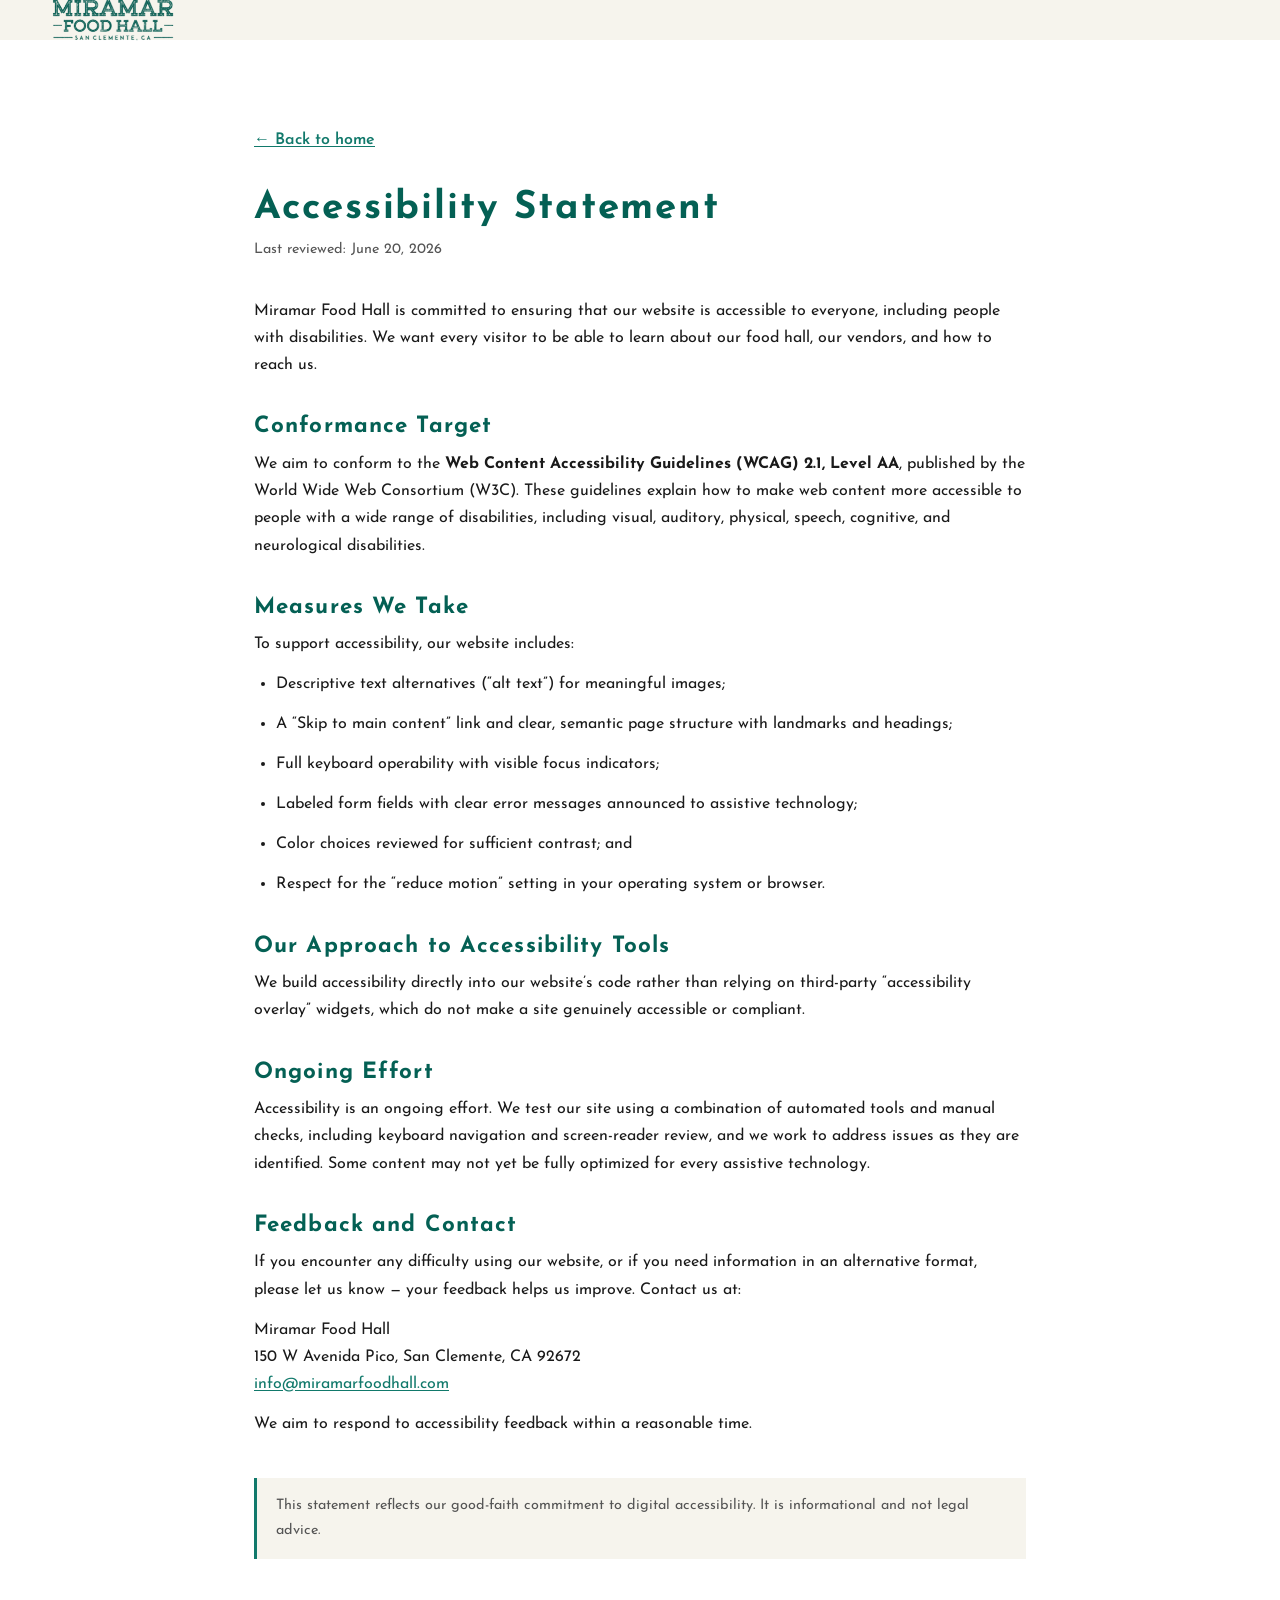
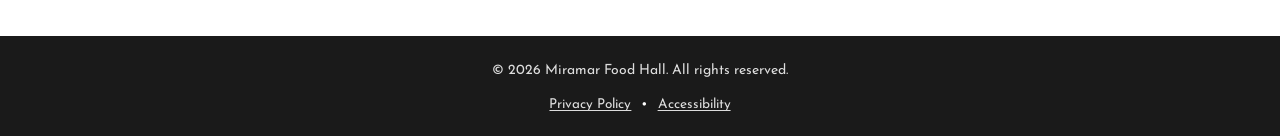
<file: website/accessibility.html>
<!DOCTYPE html>
<html lang="en">
<head>
    <meta charset="UTF-8">
    <meta name="viewport" content="width=device-width, initial-scale=1.0">
    <meta name="description" content="Accessibility Statement for Miramar Food Hall, San Clemente, CA.">
    <title>Accessibility Statement | Miramar Food Hall</title>
    <link rel="icon" type="image/png" sizes="32x32" href="images/favicon-32.png">
    <link rel="icon" type="image/png" sizes="16x16" href="images/favicon-16.png">
    <link rel="preconnect" href="https://fonts.googleapis.com">
    <link rel="preconnect" href="https://fonts.gstatic.com" crossorigin>
    <link href="https://fonts.googleapis.com/css2?family=Josefin+Sans:wght@400;600;700&display=swap" rel="stylesheet">
    <link rel="stylesheet" href="css/styles.css">
</head>
<body>
    <a href="#main" class="skip-to-content">Skip to main content</a>

    <nav class="navbar">
        <div class="nav-container">
            <a href="index.html" class="logo">
                <picture><source type="image/webp" srcset="images/logo/miramar-logo.webp"><img src="images/logo/miramar-logo.png" alt="Miramar Food Hall"></picture>
            </a>
        </div>
    </nav>

    <main id="main" class="legal-page">
        <a href="index.html" class="back-link">&larr; Back to home</a>

        <h1>Accessibility Statement</h1>
        <p class="legal-updated">Last reviewed: June 20, 2026</p>

        <p>Miramar Food Hall is committed to ensuring that our website is accessible to everyone, including people with
        disabilities. We want every visitor to be able to learn about our food hall, our vendors, and how to reach us.</p>

        <h2>Conformance Target</h2>
        <p>We aim to conform to the <strong>Web Content Accessibility Guidelines (WCAG) 2.1, Level AA</strong>, published
        by the World Wide Web Consortium (W3C). These guidelines explain how to make web content more accessible to
        people with a wide range of disabilities, including visual, auditory, physical, speech, cognitive, and
        neurological disabilities.</p>

        <h2>Measures We Take</h2>
        <p>To support accessibility, our website includes:</p>
        <ul>
            <li>Descriptive text alternatives (&ldquo;alt text&rdquo;) for meaningful images;</li>
            <li>A &ldquo;Skip to main content&rdquo; link and clear, semantic page structure with landmarks and headings;</li>
            <li>Full keyboard operability with visible focus indicators;</li>
            <li>Labeled form fields with clear error messages announced to assistive technology;</li>
            <li>Color choices reviewed for sufficient contrast; and</li>
            <li>Respect for the &ldquo;reduce motion&rdquo; setting in your operating system or browser.</li>
        </ul>

        <h2>Our Approach to Accessibility Tools</h2>
        <p>We build accessibility directly into our website&rsquo;s code rather than relying on third-party
        &ldquo;accessibility overlay&rdquo; widgets, which do not make a site genuinely accessible or compliant.</p>

        <h2>Ongoing Effort</h2>
        <p>Accessibility is an ongoing effort. We test our site using a combination of automated tools and manual
        checks, including keyboard navigation and screen-reader review, and we work to address issues as they are
        identified. Some content may not yet be fully optimized for every assistive technology.</p>

        <h2>Feedback and Contact</h2>
        <p>If you encounter any difficulty using our website, or if you need information in an alternative format, please
        let us know &mdash; your feedback helps us improve. Contact us at:</p>
        <p>
            Miramar Food Hall<br>
            150 W Avenida Pico, San Clemente, CA 92672<br>
            <a href="mailto:info@miramarfoodhall.com">info@miramarfoodhall.com</a>
        </p>
        <p>We aim to respond to accessibility feedback within a reasonable time.</p>

        <p class="legal-note">This statement reflects our good-faith commitment to digital accessibility. It is
        informational and not legal advice.</p>
    </main>

    <footer class="footer">
        <div class="container">
            <div class="footer-content">
                <p>&copy; 2026 Miramar Food Hall. All rights reserved.</p>
                <nav class="footer-legal" aria-label="Legal and accessibility">
                    <a href="privacy.html">Privacy Policy</a>
                    <span aria-hidden="true">&bull;</span>
                    <a href="accessibility.html">Accessibility</a>
                </nav>
            </div>
        </div>
    </footer>
</body>
</html>
</file>
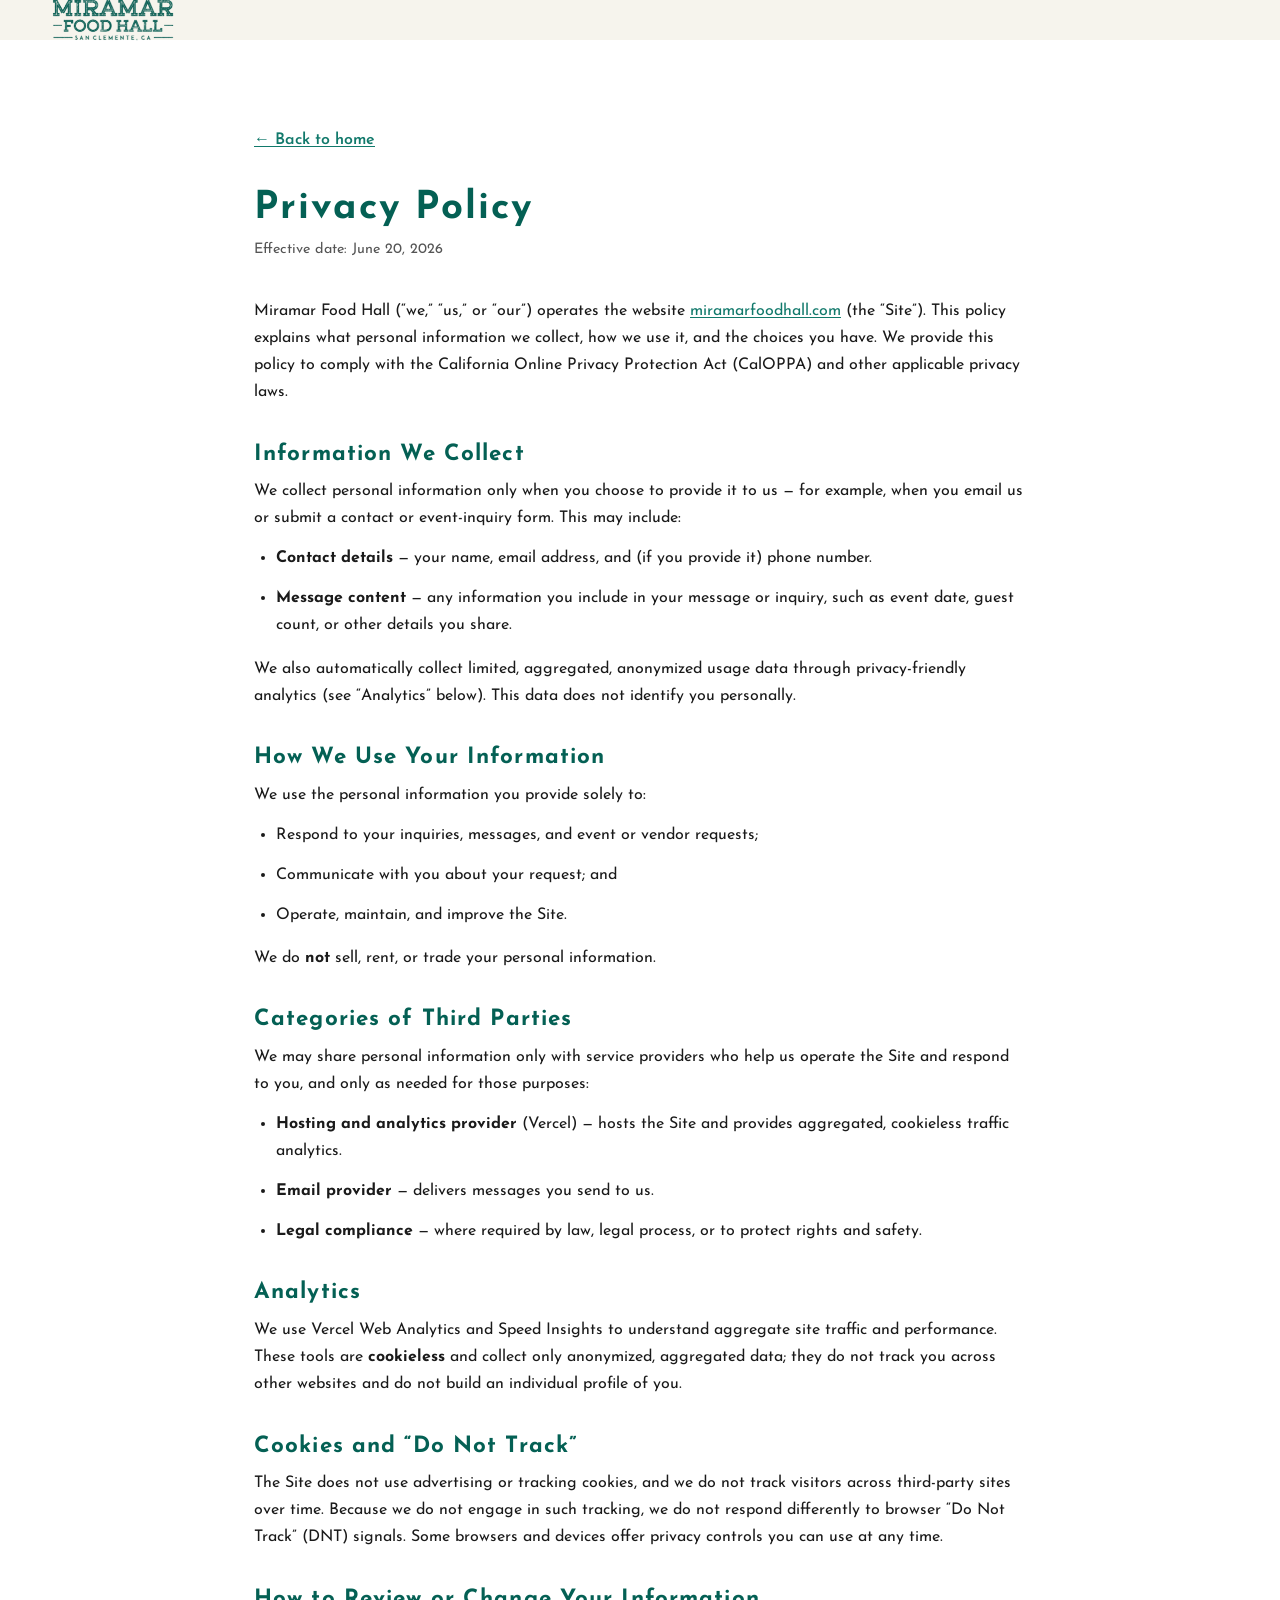
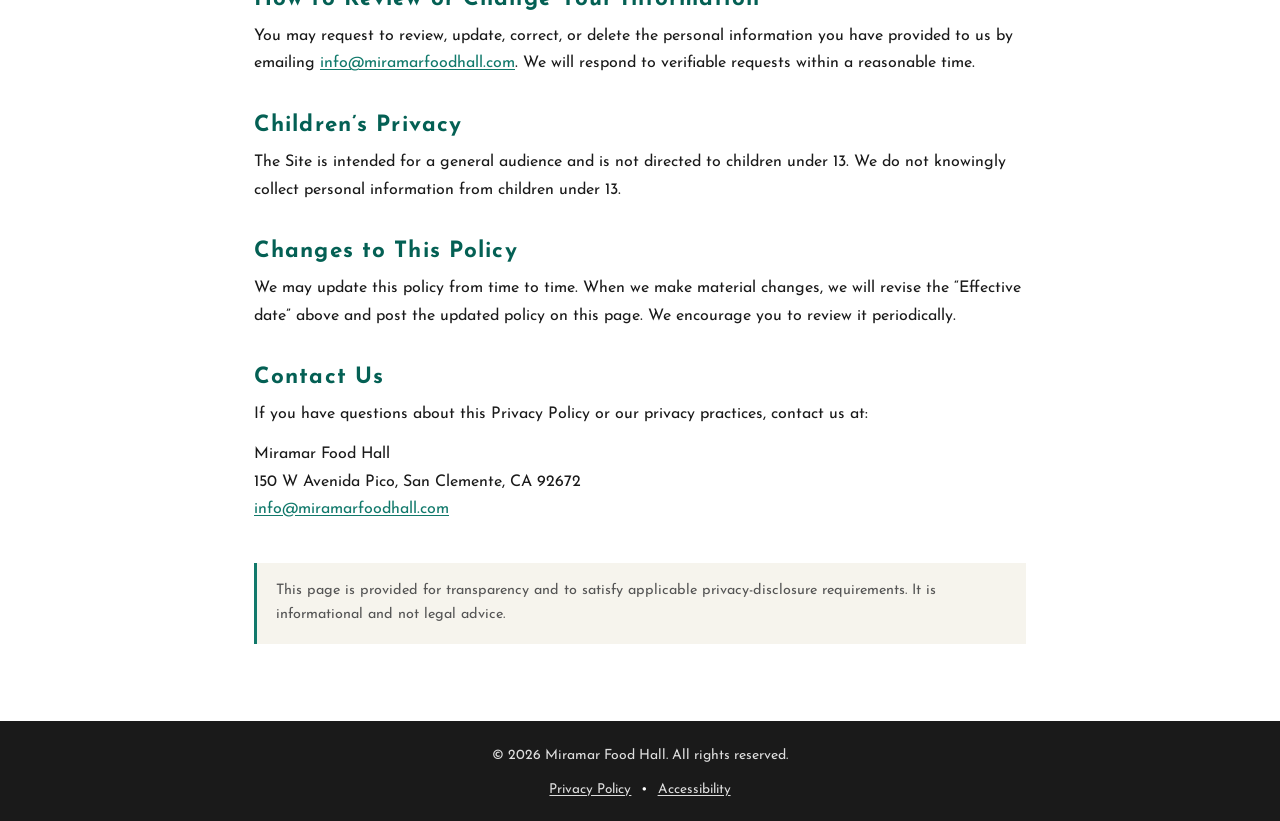
<file: website/privacy.html>
<!DOCTYPE html>
<html lang="en">
<head>
    <meta charset="UTF-8">
    <meta name="viewport" content="width=device-width, initial-scale=1.0">
    <meta name="description" content="Privacy Policy for Miramar Food Hall, San Clemente, CA.">
    <title>Privacy Policy | Miramar Food Hall</title>
    <link rel="icon" type="image/png" sizes="32x32" href="images/favicon-32.png">
    <link rel="icon" type="image/png" sizes="16x16" href="images/favicon-16.png">
    <link rel="preconnect" href="https://fonts.googleapis.com">
    <link rel="preconnect" href="https://fonts.gstatic.com" crossorigin>
    <link href="https://fonts.googleapis.com/css2?family=Josefin+Sans:wght@400;600;700&display=swap" rel="stylesheet">
    <link rel="stylesheet" href="css/styles.css">
</head>
<body>
    <a href="#main" class="skip-to-content">Skip to main content</a>

    <nav class="navbar">
        <div class="nav-container">
            <a href="index.html" class="logo">
                <picture><source type="image/webp" srcset="images/logo/miramar-logo.webp"><img src="images/logo/miramar-logo.png" alt="Miramar Food Hall"></picture>
            </a>
        </div>
    </nav>

    <main id="main" class="legal-page">
        <a href="index.html" class="back-link">&larr; Back to home</a>

        <h1>Privacy Policy</h1>
        <p class="legal-updated">Effective date: June 20, 2026</p>

        <p>Miramar Food Hall (&ldquo;we,&rdquo; &ldquo;us,&rdquo; or &ldquo;our&rdquo;) operates the website
        <a href="https://miramarfoodhall.com">miramarfoodhall.com</a> (the &ldquo;Site&rdquo;). This policy explains
        what personal information we collect, how we use it, and the choices you have. We provide this policy to comply
        with the California Online Privacy Protection Act (CalOPPA) and other applicable privacy laws.</p>

        <h2>Information We Collect</h2>
        <p>We collect personal information only when you choose to provide it to us &mdash; for example, when you email us
        or submit a contact or event-inquiry form. This may include:</p>
        <ul>
            <li><strong>Contact details</strong> &mdash; your name, email address, and (if you provide it) phone number.</li>
            <li><strong>Message content</strong> &mdash; any information you include in your message or inquiry, such as
            event date, guest count, or other details you share.</li>
        </ul>
        <p>We also automatically collect limited, aggregated, anonymized usage data through privacy-friendly analytics
        (see &ldquo;Analytics&rdquo; below). This data does not identify you personally.</p>

        <h2>How We Use Your Information</h2>
        <p>We use the personal information you provide solely to:</p>
        <ul>
            <li>Respond to your inquiries, messages, and event or vendor requests;</li>
            <li>Communicate with you about your request; and</li>
            <li>Operate, maintain, and improve the Site.</li>
        </ul>
        <p>We do <strong>not</strong> sell, rent, or trade your personal information.</p>

        <h2>Categories of Third Parties</h2>
        <p>We may share personal information only with service providers who help us operate the Site and respond to you,
        and only as needed for those purposes:</p>
        <ul>
            <li><strong>Hosting and analytics provider</strong> (Vercel) &mdash; hosts the Site and provides aggregated,
            cookieless traffic analytics.</li>
            <li><strong>Email provider</strong> &mdash; delivers messages you send to us.</li>
            <li><strong>Legal compliance</strong> &mdash; where required by law, legal process, or to protect rights and safety.</li>
        </ul>

        <h2>Analytics</h2>
        <p>We use Vercel Web Analytics and Speed Insights to understand aggregate site traffic and performance. These
        tools are <strong>cookieless</strong> and collect only anonymized, aggregated data; they do not track you across
        other websites and do not build an individual profile of you.</p>

        <h2>Cookies and &ldquo;Do Not Track&rdquo;</h2>
        <p>The Site does not use advertising or tracking cookies, and we do not track visitors across third-party sites
        over time. Because we do not engage in such tracking, we do not respond differently to browser
        &ldquo;Do Not Track&rdquo; (DNT) signals. Some browsers and devices offer privacy controls you can use at any time.</p>

        <h2>How to Review or Change Your Information</h2>
        <p>You may request to review, update, correct, or delete the personal information you have provided to us by
        emailing <a href="mailto:info@miramarfoodhall.com">info@miramarfoodhall.com</a>. We will respond to verifiable
        requests within a reasonable time.</p>

        <h2>Children&rsquo;s Privacy</h2>
        <p>The Site is intended for a general audience and is not directed to children under 13. We do not knowingly
        collect personal information from children under 13.</p>

        <h2>Changes to This Policy</h2>
        <p>We may update this policy from time to time. When we make material changes, we will revise the
        &ldquo;Effective date&rdquo; above and post the updated policy on this page. We encourage you to review it
        periodically.</p>

        <h2>Contact Us</h2>
        <p>If you have questions about this Privacy Policy or our privacy practices, contact us at:</p>
        <p>
            Miramar Food Hall<br>
            150 W Avenida Pico, San Clemente, CA 92672<br>
            <a href="mailto:info@miramarfoodhall.com">info@miramarfoodhall.com</a>
        </p>

        <p class="legal-note">This page is provided for transparency and to satisfy applicable privacy-disclosure
        requirements. It is informational and not legal advice.</p>
    </main>

    <footer class="footer">
        <div class="container">
            <div class="footer-content">
                <p>&copy; 2026 Miramar Food Hall. All rights reserved.</p>
                <nav class="footer-legal" aria-label="Legal and accessibility">
                    <a href="privacy.html">Privacy Policy</a>
                    <span aria-hidden="true">&bull;</span>
                    <a href="accessibility.html">Accessibility</a>
                </nav>
            </div>
        </div>
    </footer>
</body>
</html>
</file>
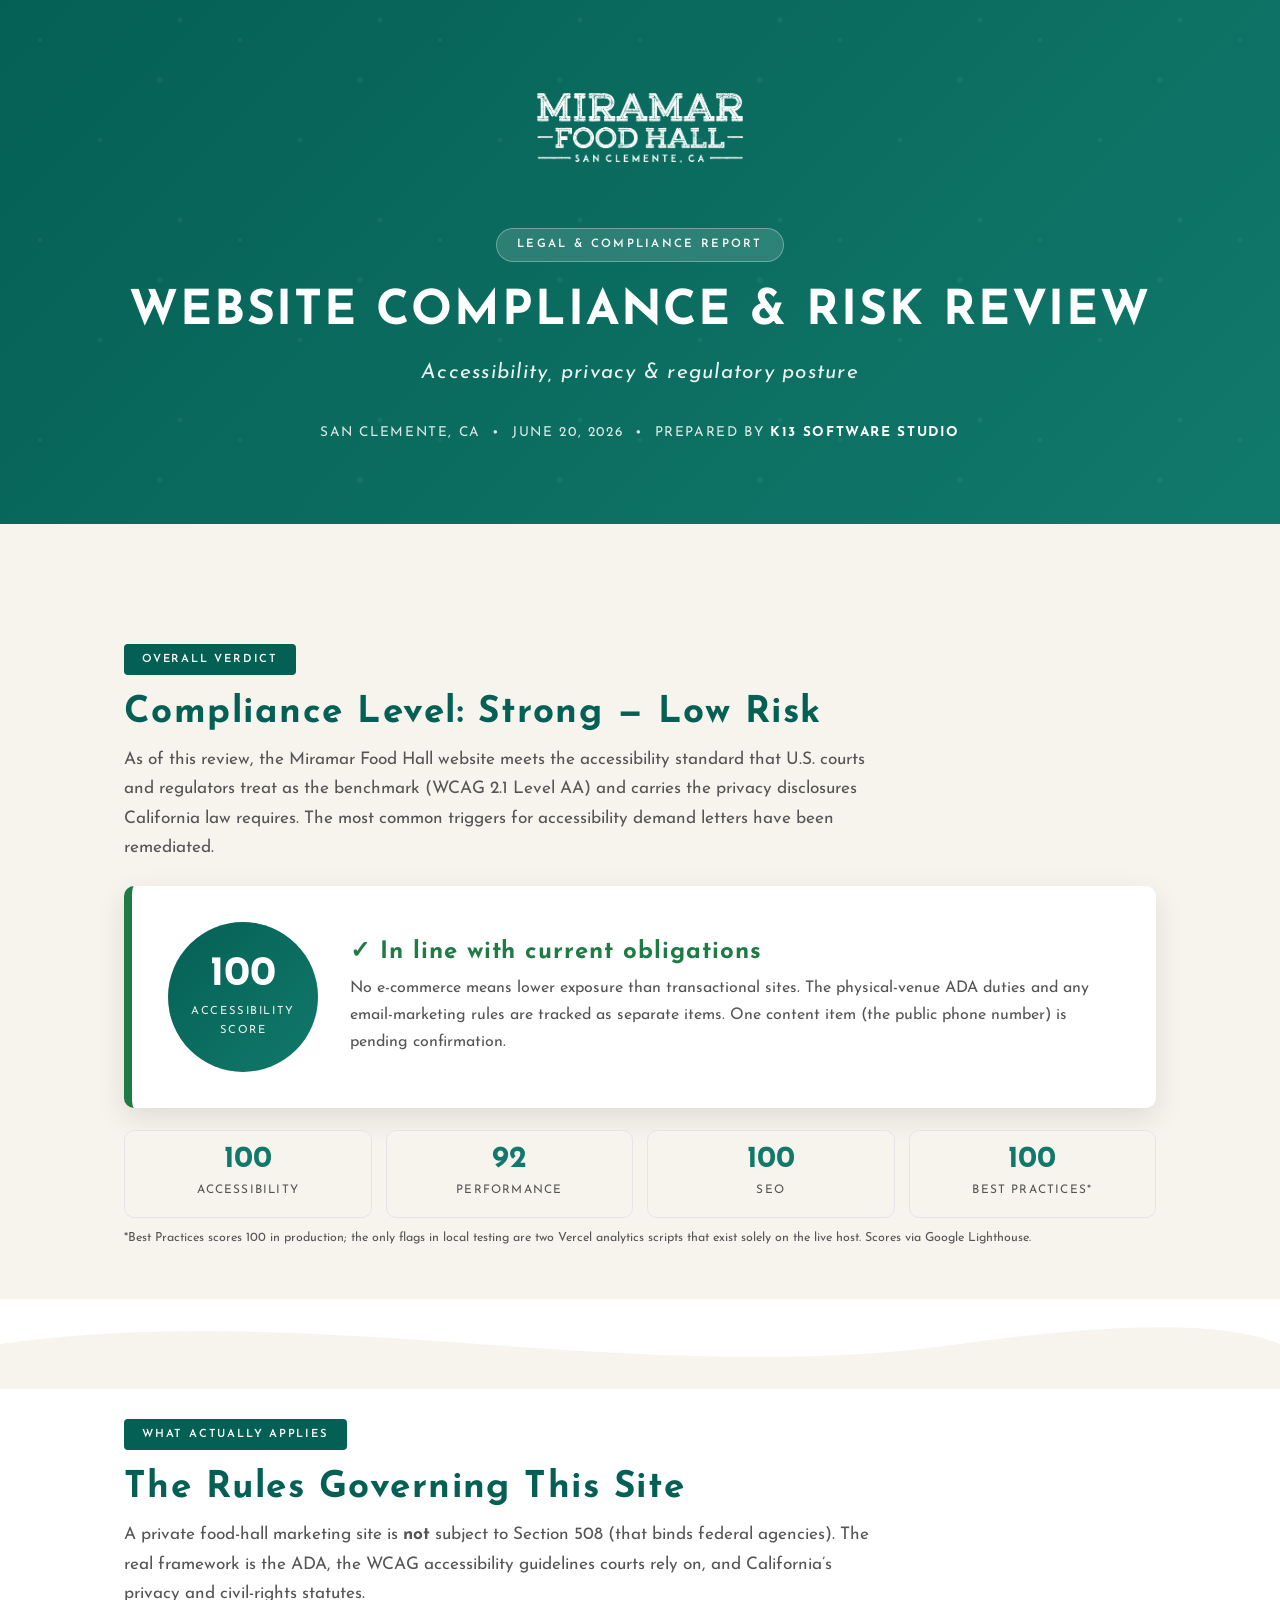
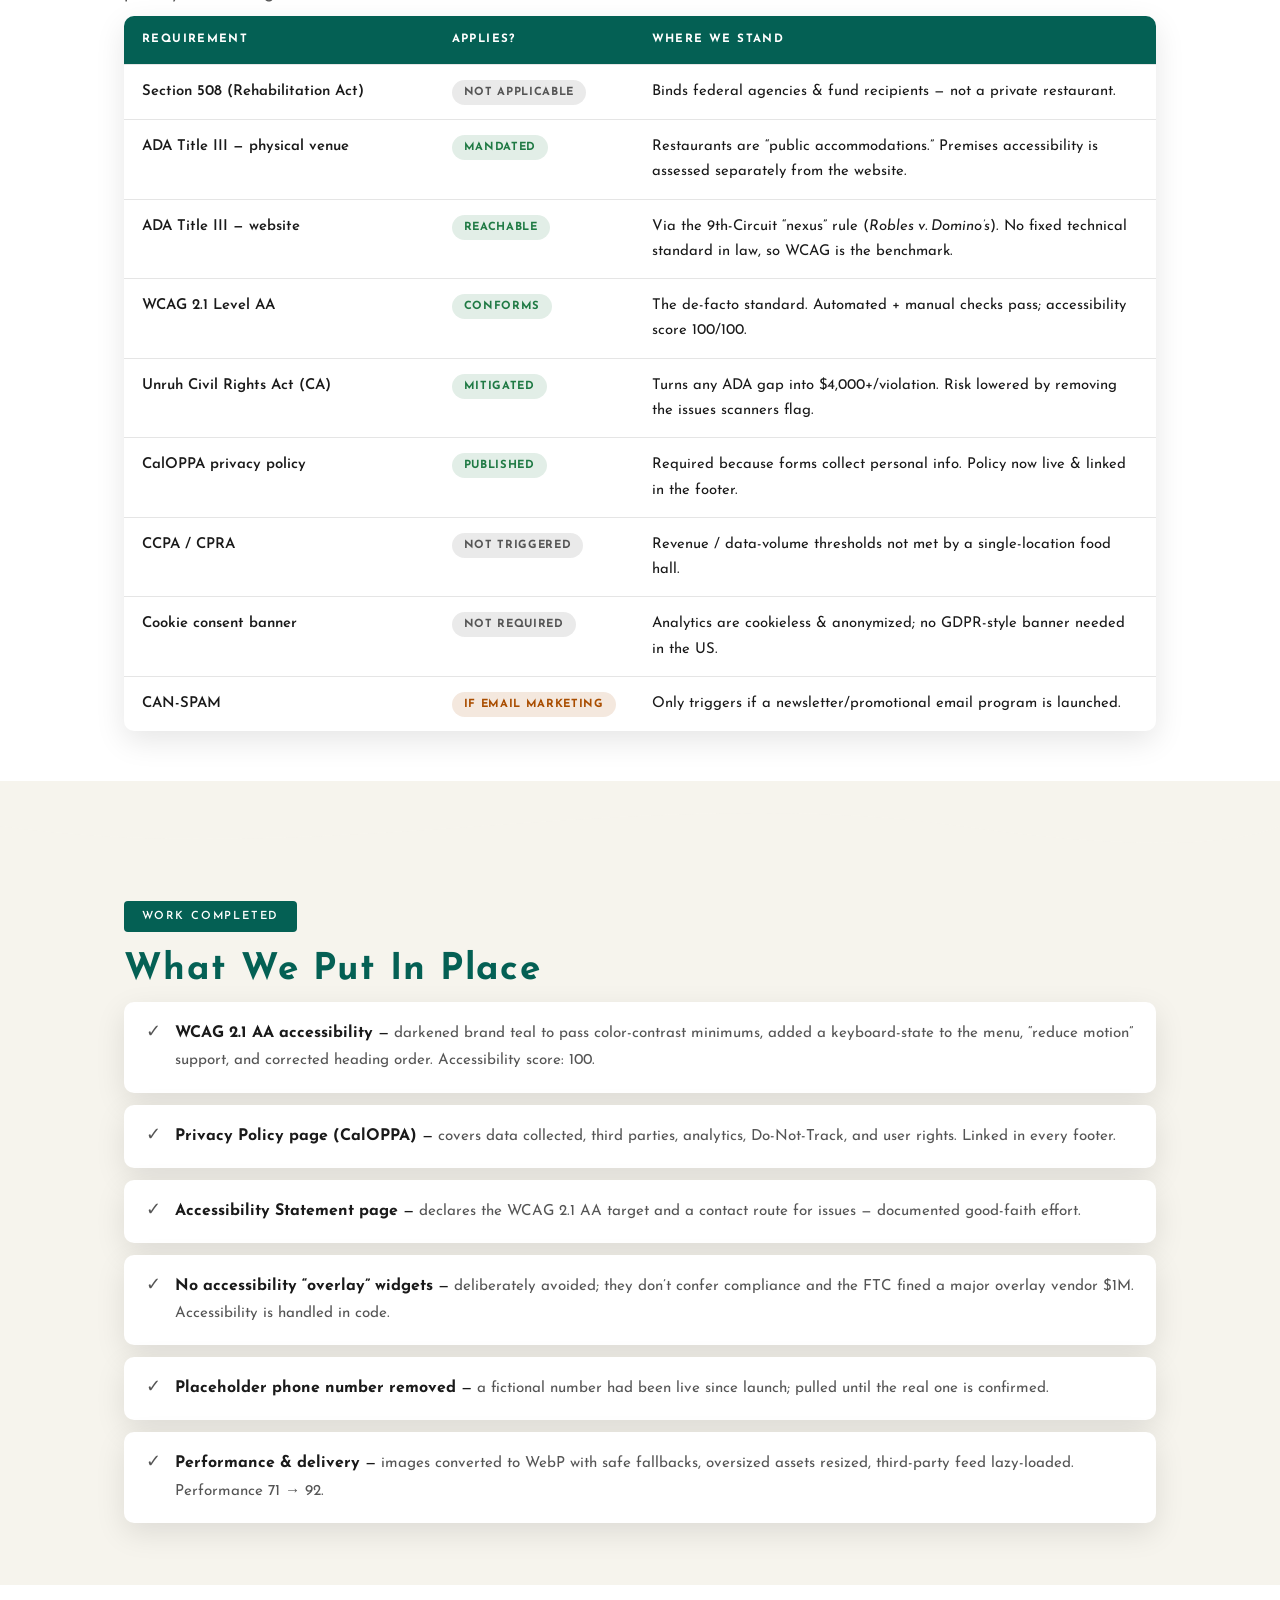
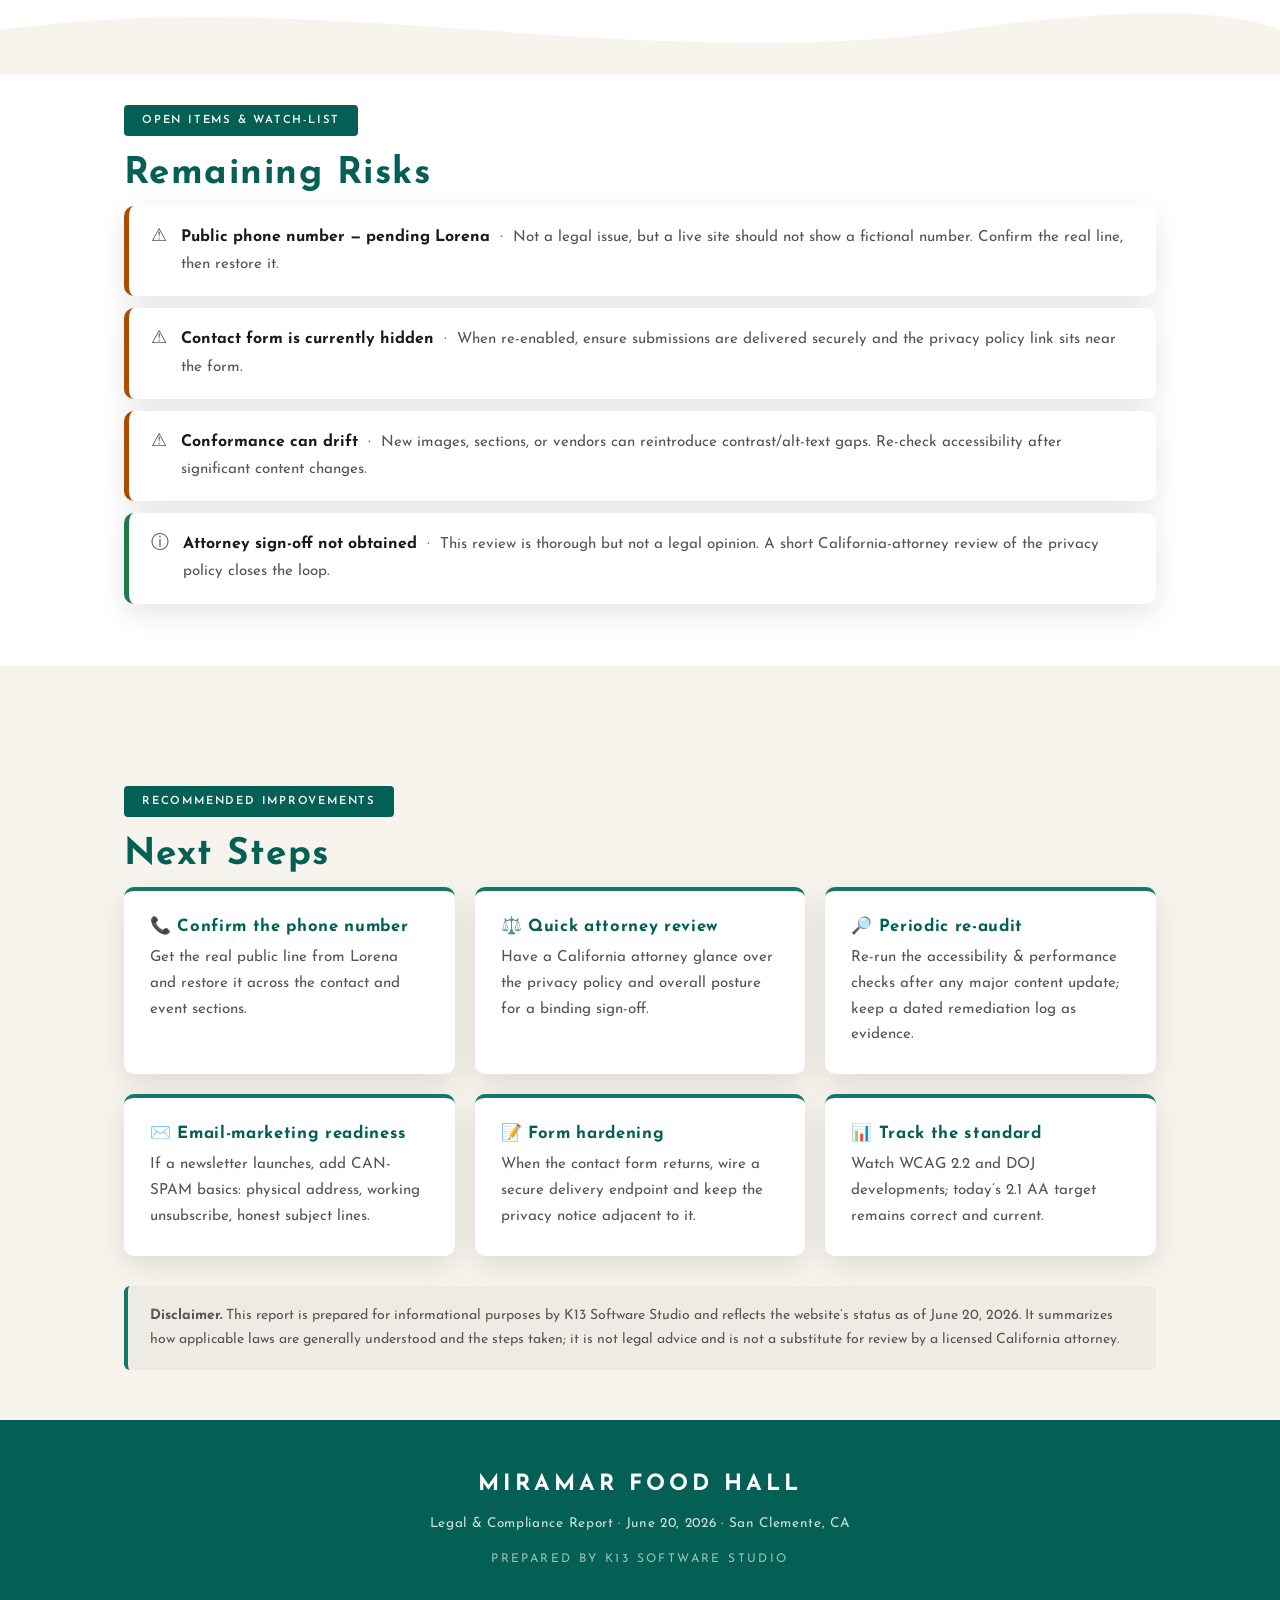
<file: website/public/legal-compliance-report.html>
<!DOCTYPE html>
<html lang="en">
<head>
<meta charset="UTF-8">
<meta name="viewport" content="width=device-width, initial-scale=1.0">
<title>Miramar Food Hall | Legal &amp; Compliance Report — June 2026</title>
<meta name="description" content="Website legal and accessibility compliance report for Miramar Food Hall, San Clemente, CA. Prepared by K13 Software Studio.">
<link rel="preconnect" href="https://fonts.googleapis.com">
<link rel="preconnect" href="https://fonts.gstatic.com" crossorigin>
<link href="https://fonts.googleapis.com/css2?family=Josefin+Sans:wght@400;600;700&display=swap" rel="stylesheet">
<style>
:root {
  --dark-teal:#046054; --teal:#11796b; --orange:#A94d00; --cream:#f6f4ed;
  --white:#fff; --dark:#1a1a1a; --gray:#555; --light-gray:#e5e5e5;
  --green:#1f7a44; --amber:#A94d00; --red:#b3261e;
  --font:'Josefin Sans',sans-serif;
  --shadow:0 10px 30px rgba(0,0,0,.10); --radius:10px;
  --grad:linear-gradient(135deg,#046054 0%,#11796b 100%);
}
*,*::before,*::after{box-sizing:border-box;margin:0;padding:0}
html{scroll-behavior:smooth;overflow-x:hidden}
body{font-family:var(--font);color:var(--dark);line-height:1.7;font-size:16px;background:var(--cream);-webkit-font-smoothing:antialiased;overflow-x:hidden}
h1,h2,h3,h4{font-weight:700;letter-spacing:.04em;line-height:1.2}
p{color:var(--gray)}
.container{max-width:1080px;margin:0 auto;padding:0 24px}
.wave{width:100%;line-height:0;overflow:hidden}
.wave svg{width:100%;height:90px;display:block}

/* HERO */
.hero{background:var(--grad);color:var(--white);text-align:center;padding:28px 24px 80px;position:relative;overflow:hidden}
.hero::before{content:'';position:absolute;inset:0;background:url('data:image/svg+xml,<svg xmlns="http://www.w3.org/2000/svg" viewBox="0 0 100 100"><circle cx="20" cy="20" r="1" fill="white" opacity="0.05"/><circle cx="80" cy="40" r="1.5" fill="white" opacity="0.04"/><circle cx="50" cy="70" r="1" fill="white" opacity="0.06"/><circle cx="90" cy="10" r="1.2" fill="white" opacity="0.05"/></svg>') repeat;background-size:200px 200px;pointer-events:none}
.hero-inner{position:relative;z-index:1;max-width:1040px;margin:0 auto}
.hero img{height:240px;width:auto;display:block;margin:-20px auto -20px;filter:brightness(0) invert(1)}
.hero .eyebrow{display:inline-block;background:rgba(255,255,255,.14);border:1px solid rgba(255,255,255,.3);color:#fff;padding:6px 20px;border-radius:40px;font-size:.72rem;font-weight:600;letter-spacing:.2em;text-transform:uppercase;margin-bottom:22px}
.hero h1{font-size:clamp(1.8rem,4.4vw,3rem);margin-bottom:14px;text-transform:uppercase;max-width:100%;overflow-wrap:break-word}
.hero .sub{font-size:clamp(1rem,2vw,1.3rem);font-style:italic;color:rgba(255,255,255,.92);letter-spacing:.06em}
.hero .meta{margin-top:30px;font-size:.85rem;letter-spacing:.12em;text-transform:uppercase;color:rgba(255,255,255,.85)}
.hero .meta strong{color:#fff}
@media (max-width:600px){
  .hero{padding:22px 16px 60px}
  .hero img{height:160px;margin:-14px auto -10px}
  .hero h1{font-size:1.4rem;letter-spacing:.01em}
  .hero .sub{font-size:.98rem;letter-spacing:.03em}
  .hero .meta{font-size:.7rem;letter-spacing:.06em;line-height:2;margin-top:22px}
}

/* SECTIONS */
section{padding:8px 0 24px}
.block{padding:30px 0 50px}
.label{display:inline-block;background:var(--dark-teal);color:#fff;padding:6px 18px;border-radius:4px;font-size:.7rem;font-weight:600;letter-spacing:.16em;text-transform:uppercase;margin-bottom:16px}
h2.title{font-size:clamp(1.6rem,3vw,2.3rem);color:var(--dark-teal);margin-bottom:10px}
.lead{font-size:1.08rem;max-width:760px;margin-bottom:8px}

/* VERDICT BANNER */
.verdict{background:var(--white);border-radius:var(--radius);box-shadow:var(--shadow);padding:36px;margin:0 auto;display:flex;gap:32px;align-items:center;flex-wrap:wrap;border-left:8px solid var(--green)}
.verdict .score{flex:0 0 auto;width:150px;height:150px;border-radius:50%;background:var(--grad);color:#fff;display:flex;flex-direction:column;align-items:center;justify-content:center;text-align:center}
.verdict .score b{font-size:2.6rem;line-height:1}
.verdict .score span{font-size:.7rem;letter-spacing:.14em;text-transform:uppercase;margin-top:6px;opacity:.9}
.verdict .vtext{flex:1;min-width:260px}
.verdict .vtext h3{font-size:1.5rem;color:var(--green);margin-bottom:8px}
.verdict .vtext p{margin-bottom:0}

/* SCORE PILLS */
.pills{display:flex;gap:14px;flex-wrap:wrap;margin-top:22px}
.pill{background:var(--cream);border:1px solid var(--light-gray);border-radius:var(--radius);padding:14px 22px;text-align:center;flex:1;min-width:130px}
.pill b{display:block;font-size:1.9rem;color:var(--teal);line-height:1}
.pill span{font-size:.74rem;letter-spacing:.1em;text-transform:uppercase;color:var(--gray)}

/* CARDS */
.cards{display:grid;grid-template-columns:repeat(auto-fit,minmax(250px,1fr));gap:20px;margin-top:8px}
.card{background:var(--white);border-radius:var(--radius);box-shadow:var(--shadow);padding:26px;border-top:4px solid var(--teal)}
.card h4{font-size:1.05rem;color:var(--dark-teal);margin-bottom:8px;display:flex;align-items:center;gap:8px}
.card p{font-size:.95rem}

/* TABLE */
.tablewrap{background:var(--white);border-radius:var(--radius);box-shadow:var(--shadow);overflow-x:auto;-webkit-overflow-scrolling:touch;margin-top:8px}
table{width:100%;border-collapse:collapse;font-size:.93rem;min-width:560px}
th,td{text-align:left;padding:14px 18px;border-bottom:1px solid var(--light-gray);vertical-align:top}
th{background:var(--dark-teal);color:#fff;font-size:.72rem;letter-spacing:.12em;text-transform:uppercase}
tr:last-child td{border-bottom:none}
td:first-child{font-weight:600;color:var(--dark);width:30%}
.badge{display:inline-block;padding:3px 12px;border-radius:30px;font-size:.7rem;font-weight:700;letter-spacing:.06em;text-transform:uppercase;white-space:nowrap}
.b-ok{background:rgba(31,122,68,.13);color:var(--green)}
.b-watch{background:rgba(169,77,0,.13);color:var(--amber)}
.b-na{background:rgba(85,85,85,.12);color:var(--gray)}

/* LISTS */
.checklist{list-style:none;margin-top:6px}
.checklist li{background:var(--white);border-radius:var(--radius);box-shadow:var(--shadow);padding:18px 22px;margin-bottom:12px;display:flex;gap:14px;align-items:flex-start}
.checklist .mark{flex:0 0 auto;font-size:1.1rem;line-height:1.5}
.checklist b{color:var(--dark)}
.checklist span{color:var(--gray);font-size:.95rem}

/* RISK ROWS */
.risk{border-left:5px solid var(--amber)}
.risk.low{border-left-color:var(--green)}

/* DISCLAIMER + FOOTER */
.note{background:rgba(85,85,85,.06);border-left:4px solid var(--teal);border-radius:6px;padding:18px 22px;font-size:.88rem;color:var(--gray);margin-top:10px}
footer{background:var(--dark-teal);color:#fff;text-align:center;padding:46px 24px}
footer .fl{font-size:1.4rem;font-weight:700;letter-spacing:.18em;text-transform:uppercase;margin-bottom:8px}
footer p{color:rgba(255,255,255,.8);font-size:.85rem;letter-spacing:.05em}
footer .studio{margin-top:14px;font-size:.75rem;letter-spacing:.2em;text-transform:uppercase;color:rgba(255,255,255,.6)}
@media(max-width:600px){.verdict{padding:26px}.verdict .score{margin:0 auto}}
@media print{.hero::before{display:none}body{background:#fff}.card,.verdict,.tablewrap,.checklist li{box-shadow:none;border:1px solid var(--light-gray)}}
</style>
</head>
<body>

<header class="hero">
  <div class="hero-inner">
    <img src="[data-uri]" alt="Miramar Food Hall">
    <div class="eyebrow">Legal &amp; Compliance Report</div>
    <h1>Website Compliance &amp; Risk Review</h1>
    <p class="sub">Accessibility, privacy &amp; regulatory posture</p>
    <p class="meta">San Clemente, CA &nbsp;•&nbsp; June 20, 2026 &nbsp;•&nbsp; Prepared by <strong>K13 Software Studio</strong></p>
  </div>
</header>
<div class="wave"><svg viewBox="0 0 1440 120" preserveAspectRatio="none" aria-hidden="true"><path d="M0,60 C360,120 720,0 1080,60 C1260,90 1380,90 1440,60 L1440,120 L0,120 Z" fill="#f6f4ed"/></svg></div>

<!-- VERDICT -->
<section class="block">
  <div class="container">
    <span class="label">Overall Verdict</span>
    <h2 class="title">Compliance Level: Strong &mdash; Low Risk</h2>
    <p class="lead">As of this review, the Miramar Food Hall website meets the accessibility standard that U.S. courts and regulators treat as the benchmark (WCAG&nbsp;2.1 Level&nbsp;AA) and carries the privacy disclosures California law requires. The most common triggers for accessibility demand letters have been remediated.</p>
    <div class="verdict" style="margin-top:24px">
      <div class="score"><b>100</b><span>Accessibility<br>Score</span></div>
      <div class="vtext">
        <h3>&#10003; In line with current obligations</h3>
        <p>No e-commerce means lower exposure than transactional sites. The physical-venue ADA duties and any email-marketing rules are tracked as separate items. One content item (the public phone number) is pending confirmation.</p>
      </div>
    </div>
    <div class="pills">
      <div class="pill"><b>100</b><span>Accessibility</span></div>
      <div class="pill"><b>92</b><span>Performance</span></div>
      <div class="pill"><b>100</b><span>SEO</span></div>
      <div class="pill"><b>100</b><span>Best Practices*</span></div>
    </div>
    <p style="font-size:.78rem;color:var(--gray);margin-top:10px">*Best Practices scores 100 in production; the only flags in local testing are two Vercel analytics scripts that exist solely on the live host. Scores via Google Lighthouse.</p>
  </div>
</section>

<div class="wave"><svg viewBox="0 0 1440 120" preserveAspectRatio="none" aria-hidden="true"><path d="M0,60 C360,0 720,120 1080,60 C1260,30 1380,30 1440,60 L1440,0 L0,0 Z" fill="#ffffff"/></svg></div>
<!-- WHAT APPLIES -->
<section class="block" style="background:#fff">
  <div class="container">
    <span class="label">What Actually Applies</span>
    <h2 class="title">The Rules Governing This Site</h2>
    <p class="lead">A private food-hall marketing site is <strong>not</strong> subject to Section&nbsp;508 (that binds federal agencies). The real framework is the ADA, the WCAG accessibility guidelines courts rely on, and California&rsquo;s privacy and civil-rights statutes.</p>
    <div class="tablewrap">
      <table>
        <thead><tr><th>Requirement</th><th>Applies?</th><th>Where We Stand</th></tr></thead>
        <tbody>
          <tr><td>Section 508 (Rehabilitation Act)</td><td><span class="badge b-na">Not Applicable</span></td><td>Binds federal agencies &amp; fund recipients &mdash; not a private restaurant.</td></tr>
          <tr><td>ADA Title III &mdash; physical venue</td><td><span class="badge b-ok">Mandated</span></td><td>Restaurants are &ldquo;public accommodations.&rdquo; Premises accessibility is assessed separately from the website.</td></tr>
          <tr><td>ADA Title III &mdash; website</td><td><span class="badge b-ok">Reachable</span></td><td>Via the 9th-Circuit &ldquo;nexus&rdquo; rule (<em>Robles v. Domino&rsquo;s</em>). No fixed technical standard in law, so WCAG is the benchmark.</td></tr>
          <tr><td>WCAG 2.1 Level AA</td><td><span class="badge b-ok">Conforms</span></td><td>The de-facto standard. Automated + manual checks pass; accessibility score 100/100.</td></tr>
          <tr><td>Unruh Civil Rights Act (CA)</td><td><span class="badge b-ok">Mitigated</span></td><td>Turns any ADA gap into $4,000+/violation. Risk lowered by removing the issues scanners flag.</td></tr>
          <tr><td>CalOPPA privacy policy</td><td><span class="badge b-ok">Published</span></td><td>Required because forms collect personal info. Policy now live &amp; linked in the footer.</td></tr>
          <tr><td>CCPA / CPRA</td><td><span class="badge b-na">Not Triggered</span></td><td>Revenue / data-volume thresholds not met by a single-location food hall.</td></tr>
          <tr><td>Cookie consent banner</td><td><span class="badge b-na">Not Required</span></td><td>Analytics are cookieless &amp; anonymized; no GDPR-style banner needed in the US.</td></tr>
          <tr><td>CAN-SPAM</td><td><span class="badge b-watch">If Email Marketing</span></td><td>Only triggers if a newsletter/promotional email program is launched.</td></tr>
        </tbody>
      </table>
    </div>
  </div>
</section>

<div class="wave"><svg viewBox="0 0 1440 120" preserveAspectRatio="none" aria-hidden="true"><path d="M0,60 C360,120 720,0 1080,60 C1260,90 1380,90 1440,60 L1440,120 L0,120 Z" fill="#f6f4ed"/></svg></div>
<!-- WHAT WE FIXED -->
<section class="block">
  <div class="container">
    <span class="label">Work Completed</span>
    <h2 class="title">What We Put In Place</h2>
    <ul class="checklist">
      <li><span class="mark">&#10003;</span><div><b>WCAG 2.1 AA accessibility</b> &mdash; <span>darkened brand teal to pass color-contrast minimums, added a keyboard-state to the menu, &ldquo;reduce motion&rdquo; support, and corrected heading order. Accessibility score: 100.</span></div></li>
      <li><span class="mark">&#10003;</span><div><b>Privacy Policy page (CalOPPA)</b> &mdash; <span>covers data collected, third parties, analytics, Do-Not-Track, and user rights. Linked in every footer.</span></div></li>
      <li><span class="mark">&#10003;</span><div><b>Accessibility Statement page</b> &mdash; <span>declares the WCAG 2.1 AA target and a contact route for issues &mdash; documented good-faith effort.</span></div></li>
      <li><span class="mark">&#10003;</span><div><b>No accessibility &ldquo;overlay&rdquo; widgets</b> &mdash; <span>deliberately avoided; they don&rsquo;t confer compliance and the FTC fined a major overlay vendor $1M. Accessibility is handled in code.</span></div></li>
      <li><span class="mark">&#10003;</span><div><b>Placeholder phone number removed</b> &mdash; <span>a fictional number had been live since launch; pulled until the real one is confirmed.</span></div></li>
      <li><span class="mark">&#10003;</span><div><b>Performance &amp; delivery</b> &mdash; <span>images converted to WebP with safe fallbacks, oversized assets resized, third-party feed lazy-loaded. Performance 71 &rarr; 92.</span></div></li>
    </ul>
  </div>
</section>

<div class="wave"><svg viewBox="0 0 1440 120" preserveAspectRatio="none" aria-hidden="true"><path d="M0,60 C360,0 720,120 1080,60 C1260,30 1380,30 1440,60 L1440,0 L0,0 Z" fill="#ffffff"/></svg></div>
<!-- REMAINING RISKS -->
<section class="block" style="background:#fff">
  <div class="container">
    <span class="label">Open Items &amp; Watch-List</span>
    <h2 class="title">Remaining Risks</h2>
    <ul class="checklist">
      <li class="risk"><span class="mark">&#9888;</span><div><b>Public phone number &mdash; pending Lorena</b> <span>&nbsp;&middot;&nbsp; Not a legal issue, but a live site should not show a fictional number. Confirm the real line, then restore it.</span></div></li>
      <li class="risk"><span class="mark">&#9888;</span><div><b>Contact form is currently hidden</b> <span>&nbsp;&middot;&nbsp; When re-enabled, ensure submissions are delivered securely and the privacy policy link sits near the form.</span></div></li>
      <li class="risk"><span class="mark">&#9888;</span><div><b>Conformance can drift</b> <span>&nbsp;&middot;&nbsp; New images, sections, or vendors can reintroduce contrast/alt-text gaps. Re-check accessibility after significant content changes.</span></div></li>
      <li class="risk low"><span class="mark">&#9432;</span><div><b>Attorney sign-off not obtained</b> <span>&nbsp;&middot;&nbsp; This review is thorough but not a legal opinion. A short California-attorney review of the privacy policy closes the loop.</span></div></li>
    </ul>
  </div>
</section>

<div class="wave"><svg viewBox="0 0 1440 120" preserveAspectRatio="none" aria-hidden="true"><path d="M0,60 C360,120 720,0 1080,60 C1260,90 1380,90 1440,60 L1440,120 L0,120 Z" fill="#f6f4ed"/></svg></div>
<!-- RECOMMENDATIONS -->
<section class="block">
  <div class="container">
    <span class="label">Recommended Improvements</span>
    <h2 class="title">Next Steps</h2>
    <div class="cards">
      <div class="card"><h4>&#128222; Confirm the phone number</h4><p>Get the real public line from Lorena and restore it across the contact and event sections.</p></div>
      <div class="card"><h4>&#9878;&#65039; Quick attorney review</h4><p>Have a California attorney glance over the privacy policy and overall posture for a binding sign-off.</p></div>
      <div class="card"><h4>&#128270; Periodic re-audit</h4><p>Re-run the accessibility &amp; performance checks after any major content update; keep a dated remediation log as evidence.</p></div>
      <div class="card"><h4>&#9993;&#65039; Email-marketing readiness</h4><p>If a newsletter launches, add CAN-SPAM basics: physical address, working unsubscribe, honest subject lines.</p></div>
      <div class="card"><h4>&#128221; Form hardening</h4><p>When the contact form returns, wire a secure delivery endpoint and keep the privacy notice adjacent to it.</p></div>
      <div class="card"><h4>&#128202; Track the standard</h4><p>Watch WCAG 2.2 and DOJ developments; today&rsquo;s 2.1 AA target remains correct and current.</p></div>
    </div>
    <div class="note" style="margin-top:30px"><strong>Disclaimer.</strong> This report is prepared for informational purposes by K13 Software Studio and reflects the website&rsquo;s status as of June 20, 2026. It summarizes how applicable laws are generally understood and the steps taken; it is not legal advice and is not a substitute for review by a licensed California attorney.</div>
  </div>
</section>

<footer>
  <div class="fl">Miramar Food Hall</div>
  <p>Legal &amp; Compliance Report &middot; June 20, 2026 &middot; San Clemente, CA</p>
  <div class="studio">Prepared by K13 Software Studio</div>
</footer>

</body>
</html>
</file>
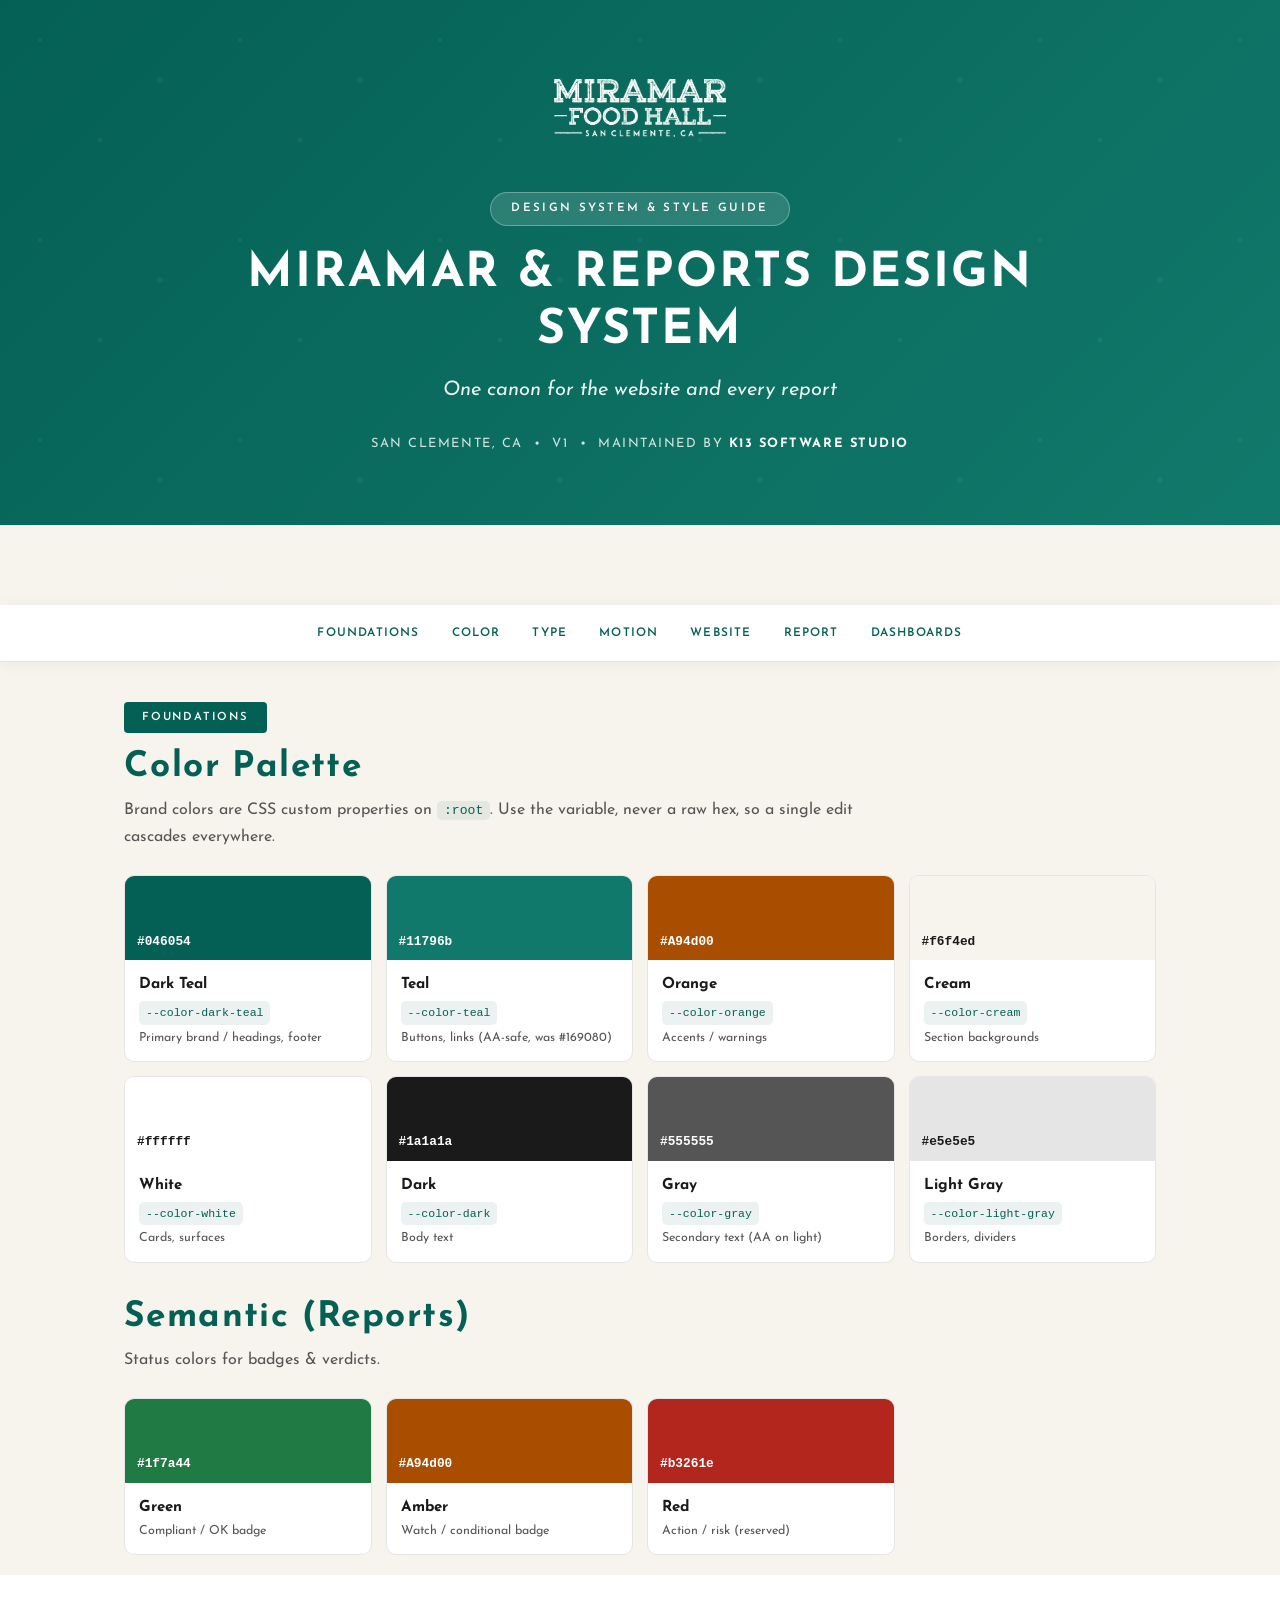
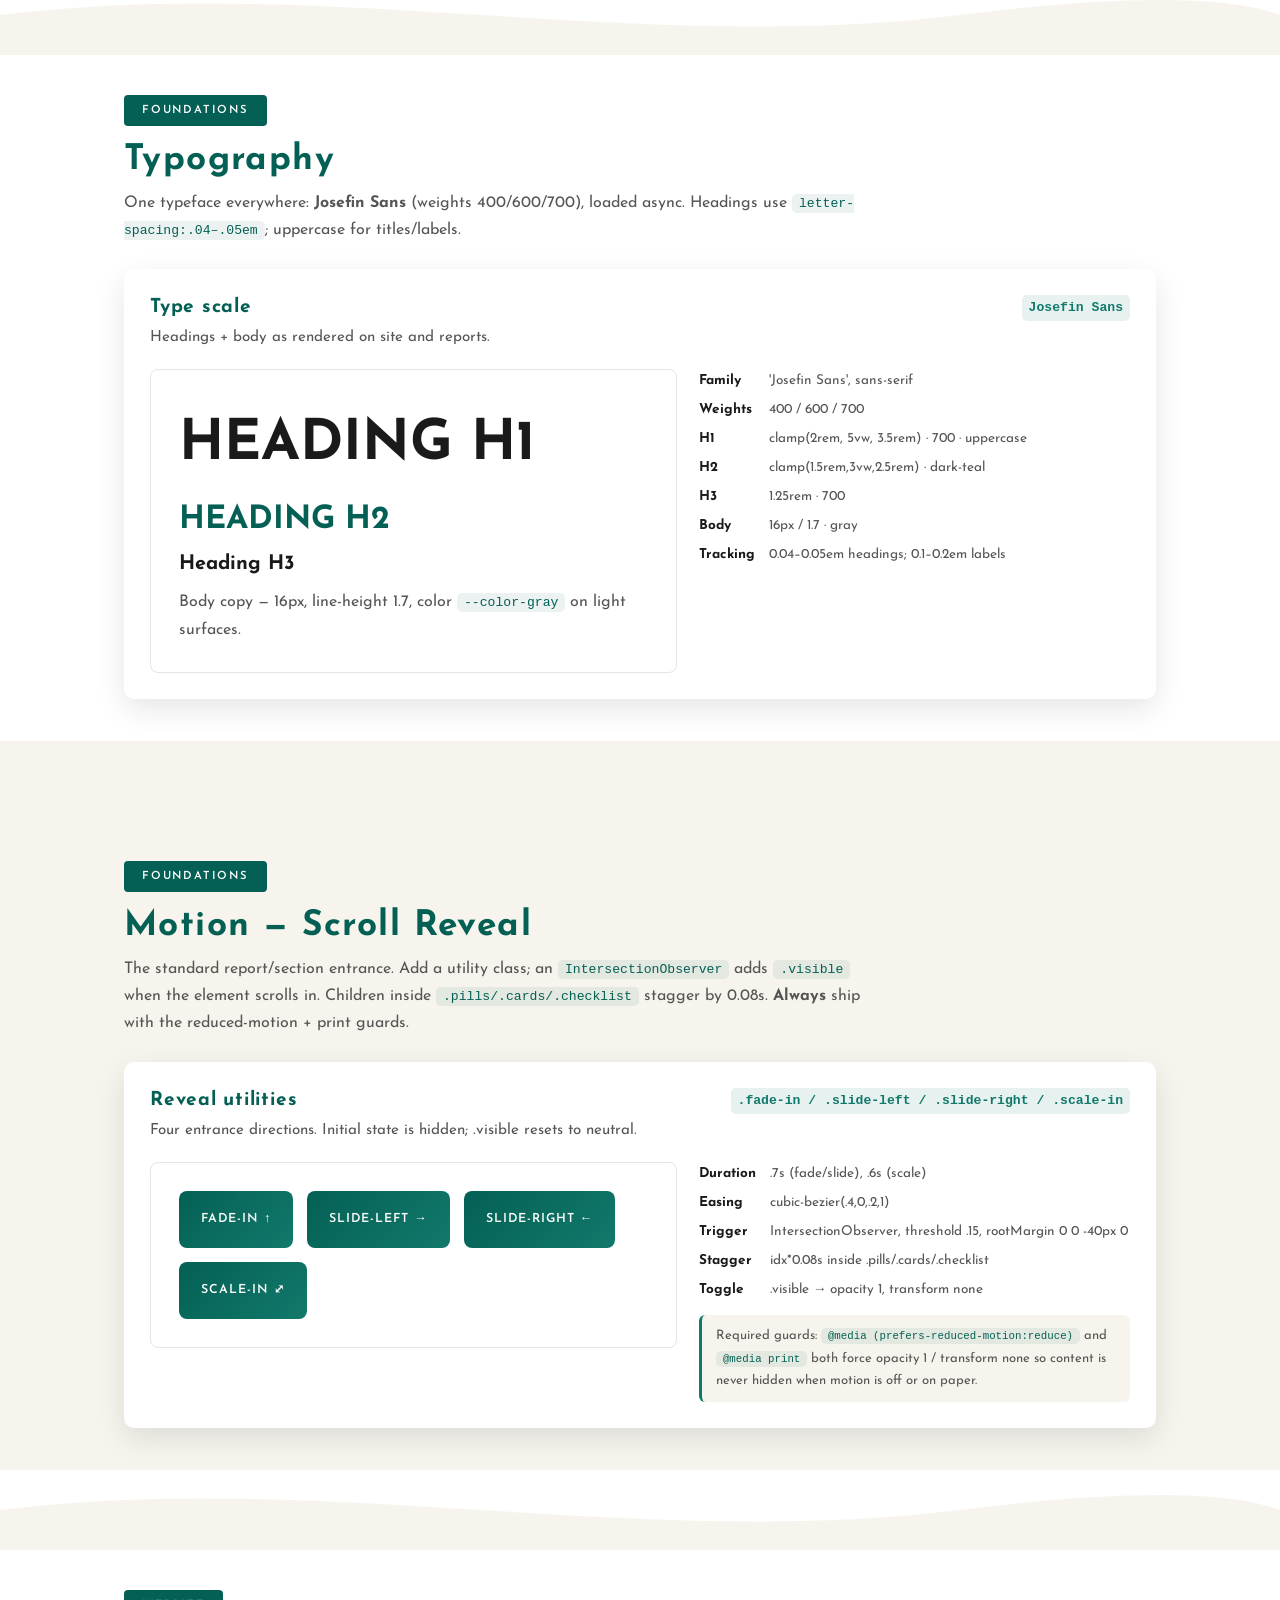
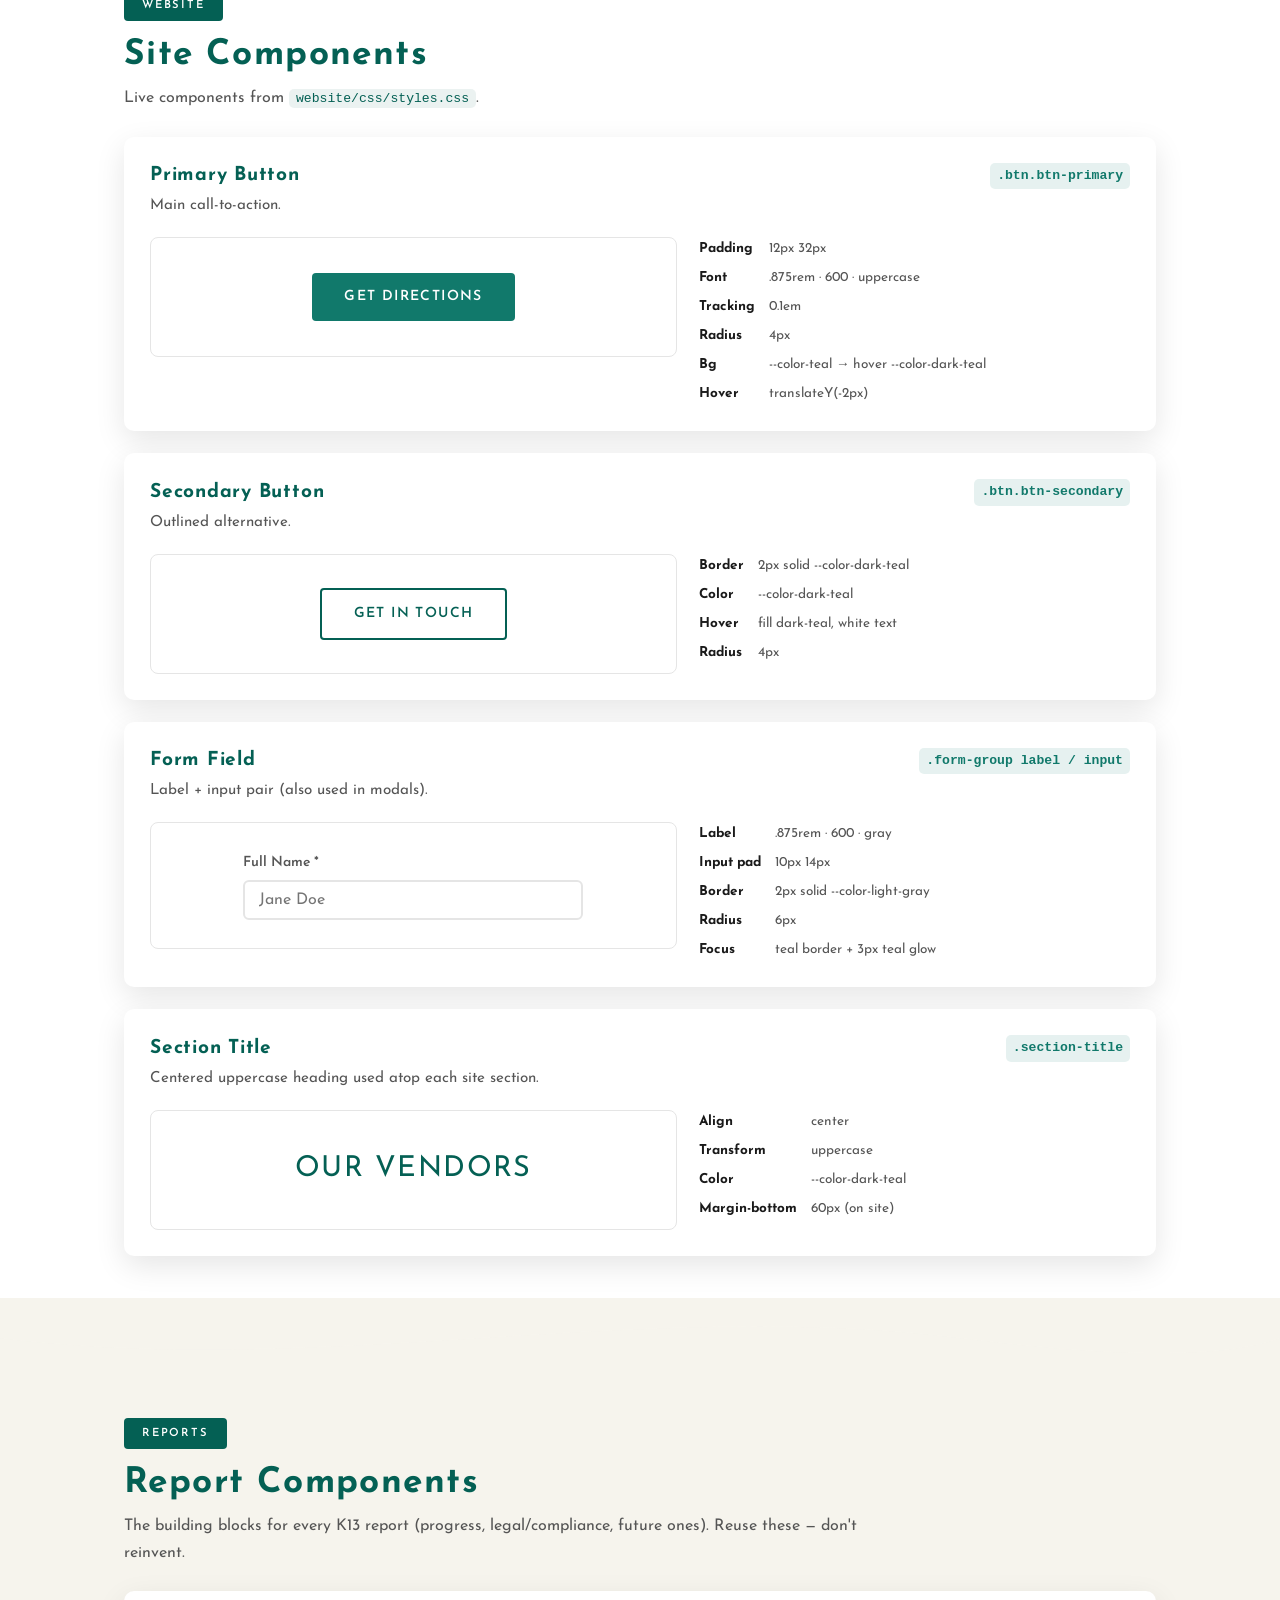
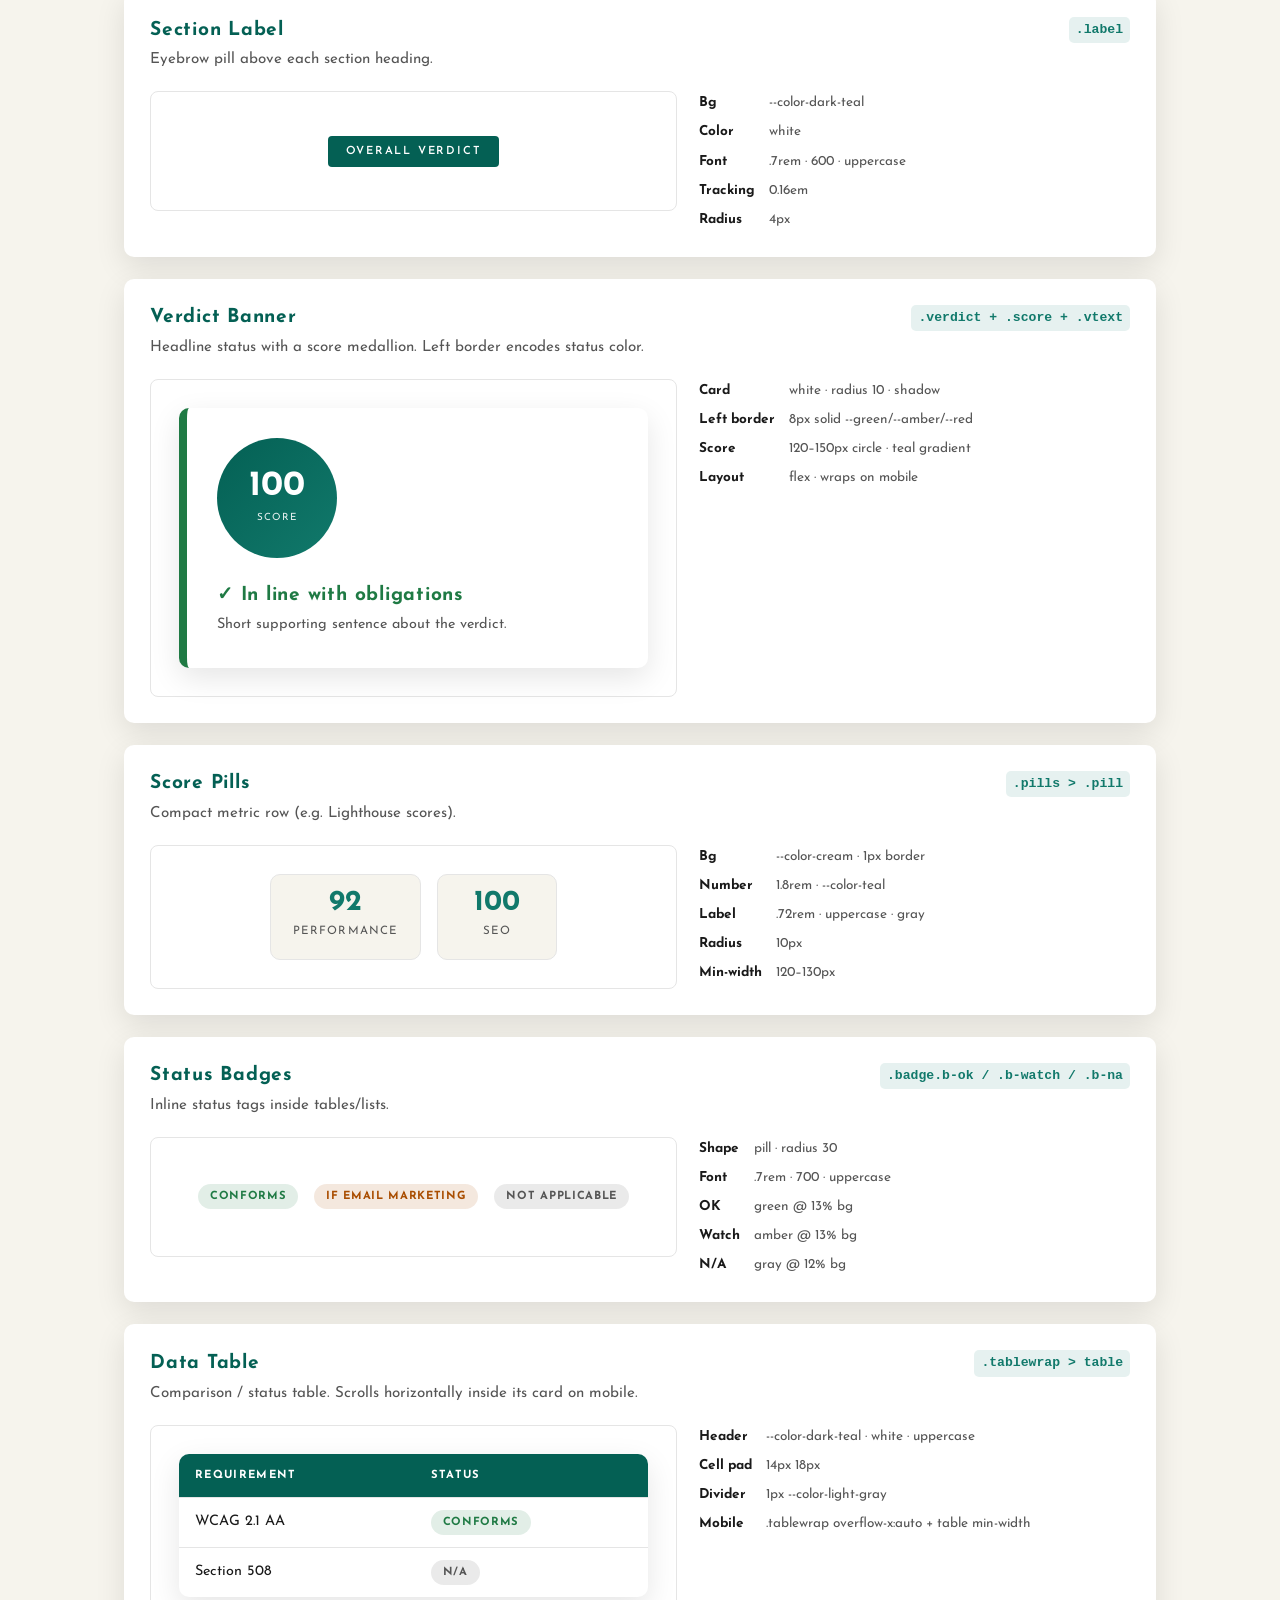
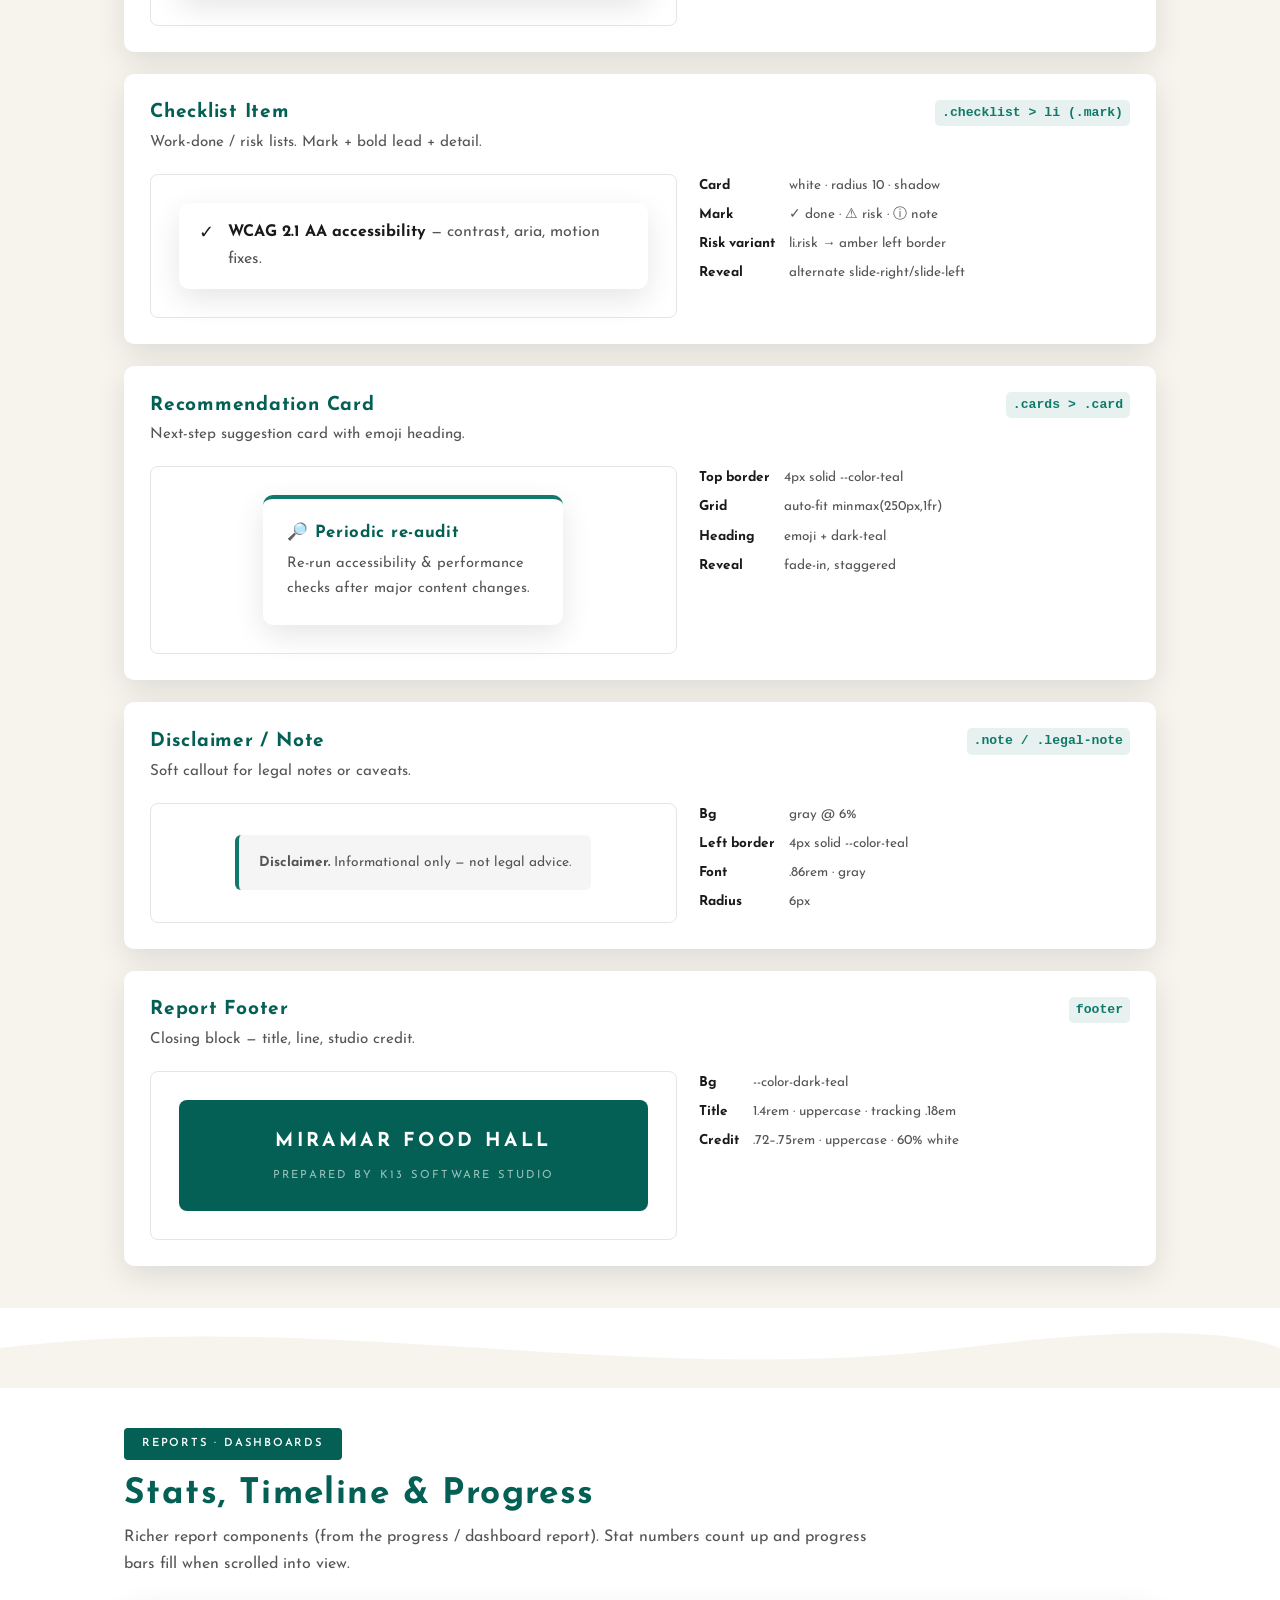
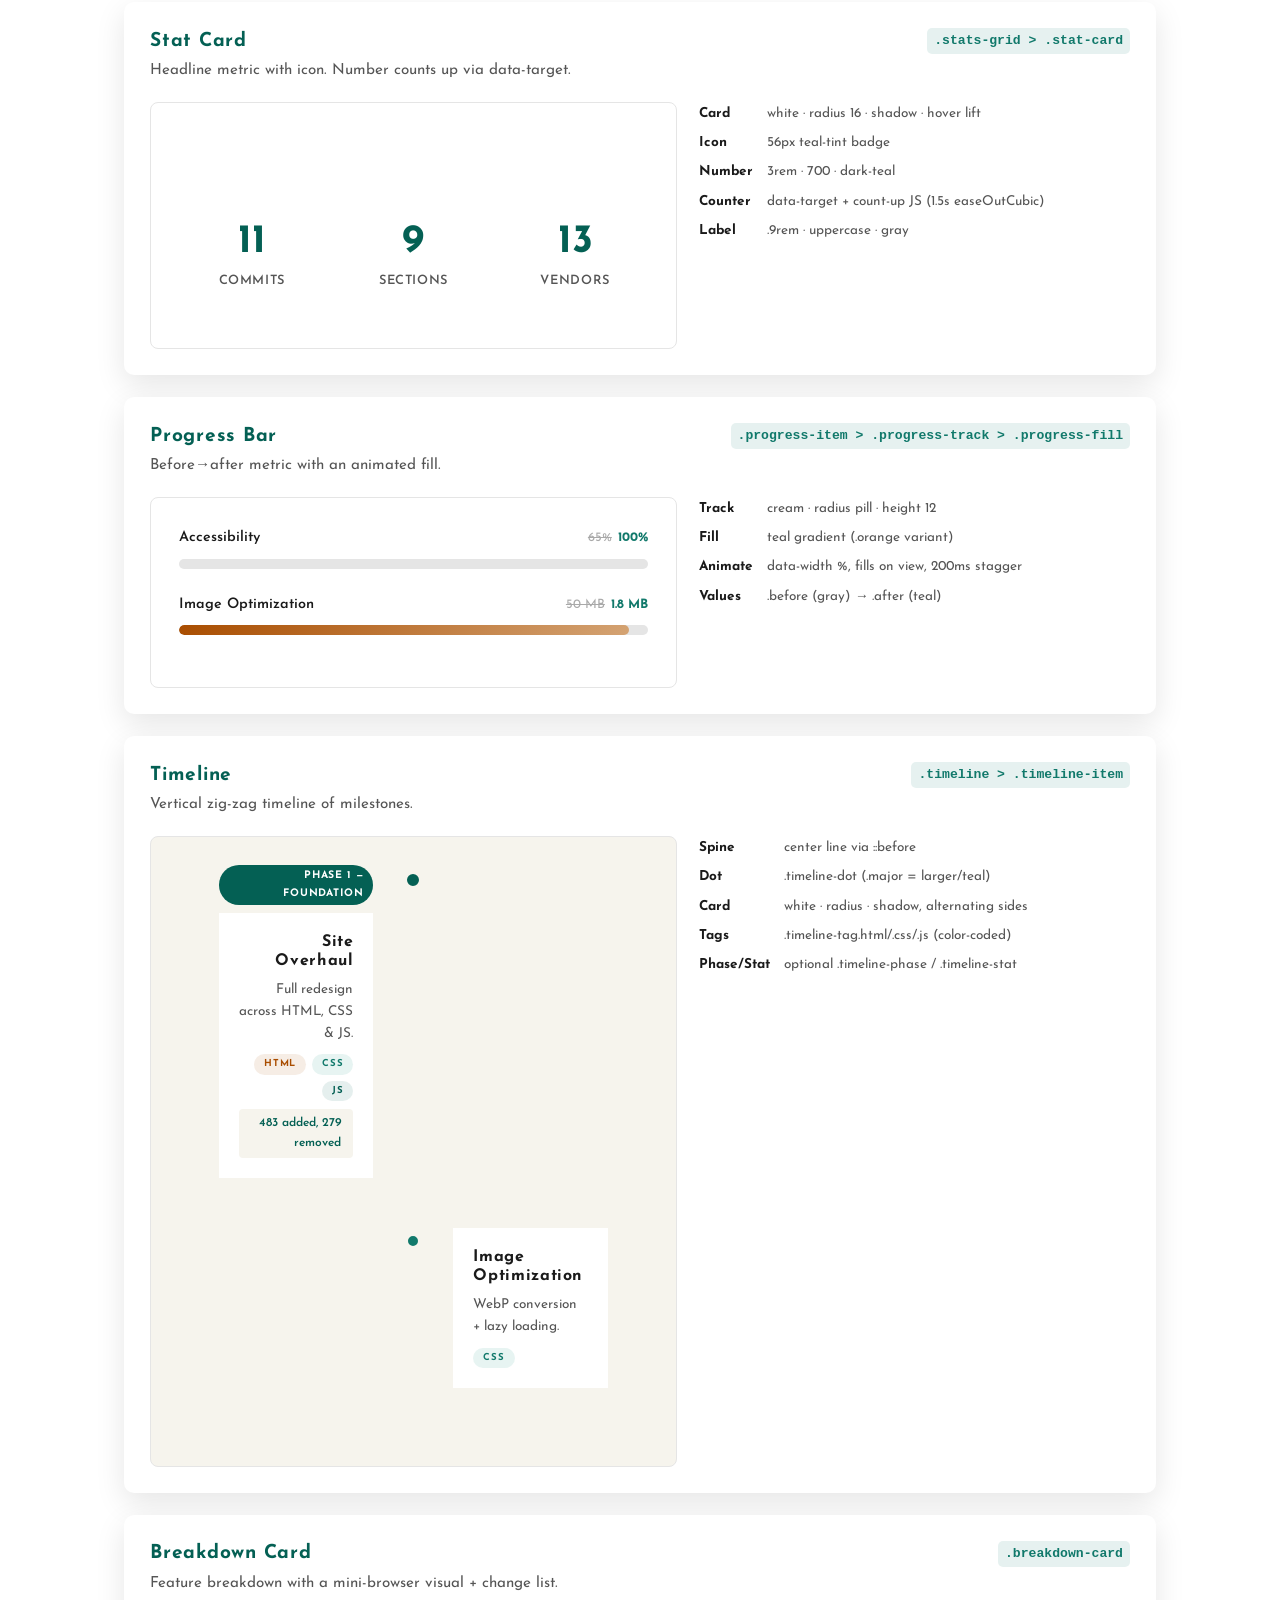
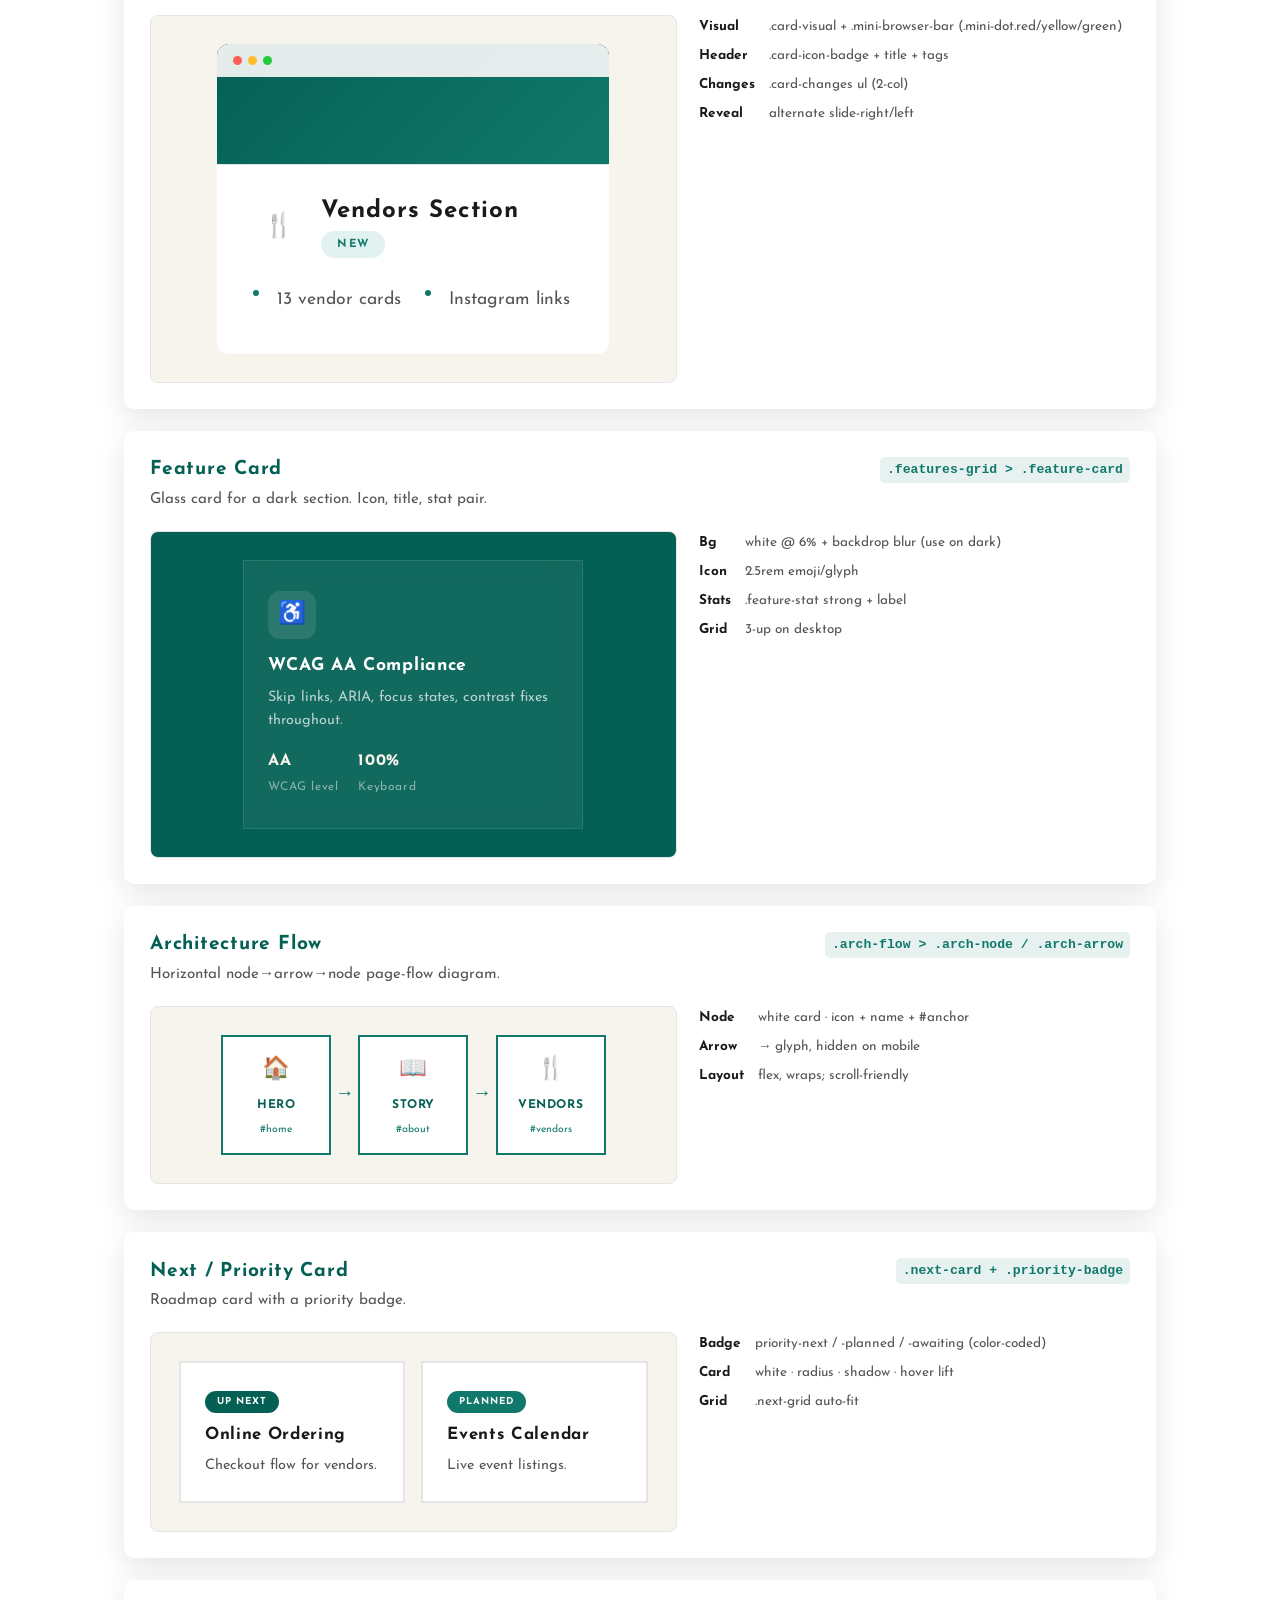
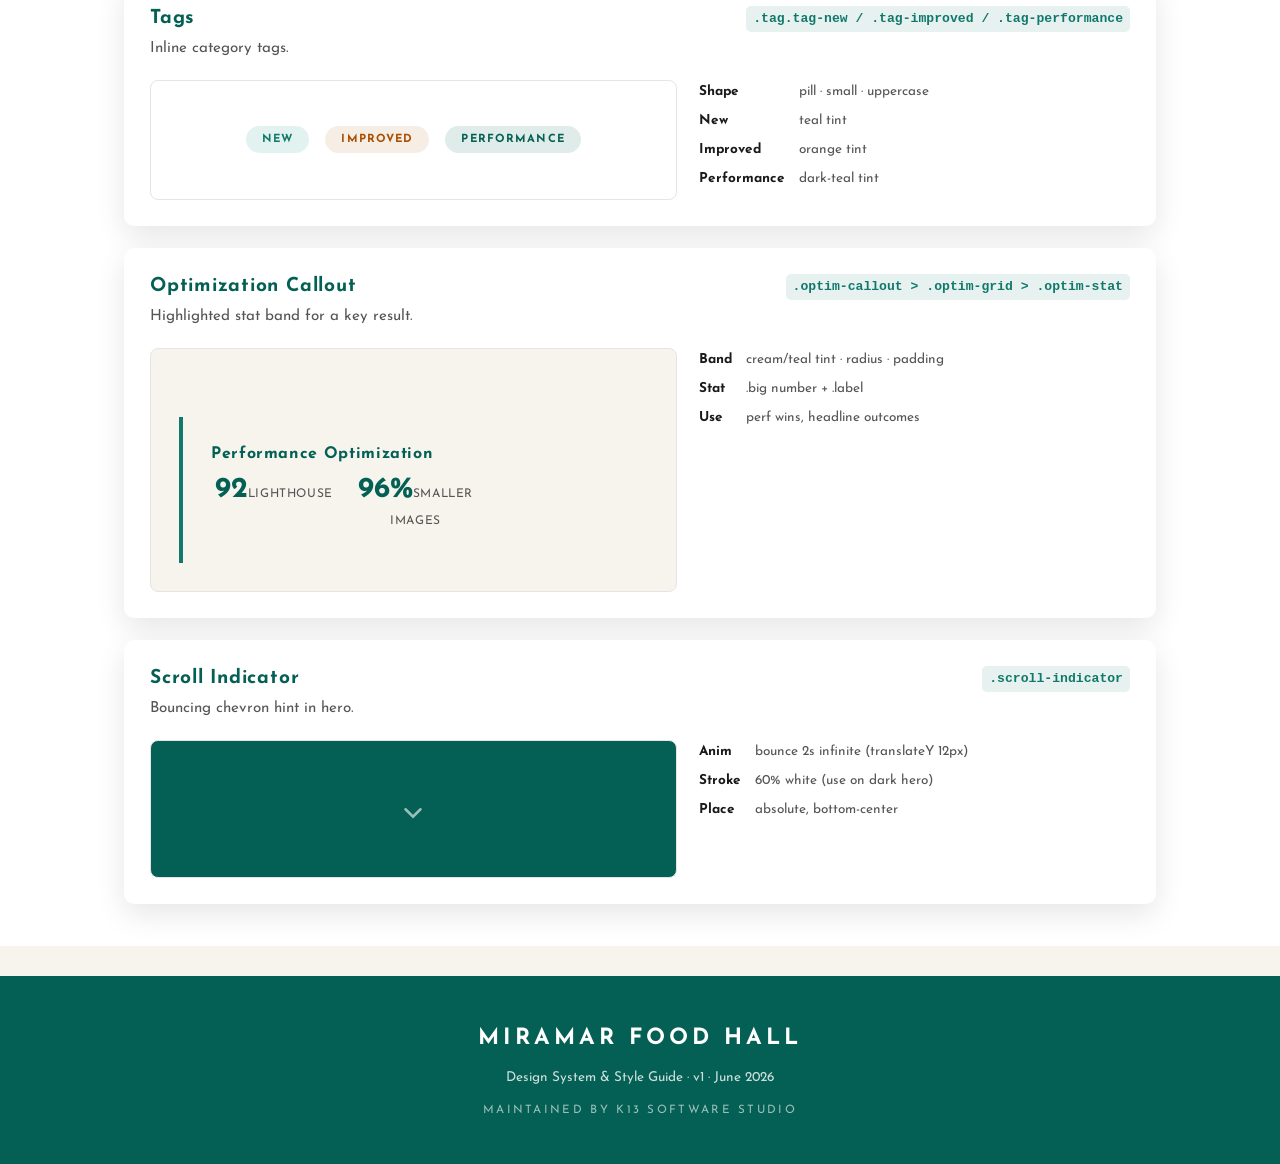
<file: website/public/styleguide.html>
<!DOCTYPE html>
<html lang="en">
<head>
<meta charset="UTF-8">
<meta name="viewport" content="width=device-width, initial-scale=1.0">
<title>Miramar Food Hall | Design System &amp; Style Guide</title>
<meta name="description" content="The Miramar Food Hall / K13 Software Studio design system: colors, type, components for the website and reports.">
<link rel="preconnect" href="https://fonts.googleapis.com">
<link rel="preconnect" href="https://fonts.gstatic.com" crossorigin>
<link href="https://fonts.googleapis.com/css2?family=Josefin+Sans:wght@400;600;700&display=swap" rel="stylesheet">
<style>
:root{
  --color-dark-teal:#046054;--color-teal:#11796b;--color-orange:#A94d00;--color-cream:#f6f4ed;
  --color-white:#fff;--color-dark:#1a1a1a;--color-gray:#555;--color-light-gray:#e5e5e5;
  --green:#1f7a44;--amber:#A94d00;--red:#b3261e;
  --font:'Josefin Sans',sans-serif;--shadow:0 10px 30px rgba(0,0,0,.10);--radius:10px;
  --grad:linear-gradient(135deg,#046054 0%,#11796b 100%);--transition:all .3s ease;
}
*,*::before,*::after{box-sizing:border-box;margin:0;padding:0}
html{scroll-behavior:smooth;overflow-x:hidden}
body{font-family:var(--font);color:var(--color-dark);line-height:1.7;font-size:16px;background:var(--color-cream);-webkit-font-smoothing:antialiased;overflow-x:hidden}
h1,h2,h3,h4{font-weight:700;letter-spacing:.04em;line-height:1.2}
p{color:var(--color-gray)}
code{font-family:'SF Mono',Menlo,Consolas,monospace;font-size:.82em;background:rgba(4,96,84,.08);color:var(--color-dark-teal);padding:2px 7px;border-radius:5px}
.wrap{max-width:1080px;margin:0 auto;padding:0 24px}
.wave{width:100%;line-height:0;overflow:hidden}.wave svg{width:100%;height:80px;display:block}

/* hero */
.hero{background:var(--grad);color:#fff;text-align:center;padding:28px 24px 70px;position:relative;overflow:hidden}
.hero::before{content:'';position:absolute;inset:0;background:url('data:image/svg+xml,<svg xmlns="http://www.w3.org/2000/svg" viewBox="0 0 100 100"><circle cx="20" cy="20" r="1" fill="white" opacity="0.05"/><circle cx="80" cy="40" r="1.5" fill="white" opacity="0.04"/><circle cx="50" cy="70" r="1" fill="white" opacity="0.06"/></svg>') repeat;background-size:200px 200px;pointer-events:none}
.hero-in{position:relative;z-index:1;max-width:900px;margin:0 auto}
.hero img{height:200px;width:auto;display:block;margin:-20px auto -16px;filter:brightness(0) invert(1)}
.hero .eyebrow{display:inline-block;background:rgba(255,255,255,.14);border:1px solid rgba(255,255,255,.3);color:#fff;padding:6px 20px;border-radius:40px;font-size:.72rem;font-weight:600;letter-spacing:.2em;text-transform:uppercase;margin-bottom:20px}
.hero h1{font-size:clamp(1.8rem,4.4vw,3rem);margin-bottom:12px;text-transform:uppercase}
.hero .sub{font-size:clamp(1rem,2vw,1.25rem);font-style:italic;color:rgba(255,255,255,.92)}
.hero .meta{margin-top:26px;font-size:.8rem;letter-spacing:.12em;text-transform:uppercase;color:rgba(255,255,255,.82)}
.hero .meta strong{color:#fff}

/* TOC */
.toc{background:#fff;border-bottom:1px solid var(--color-light-gray);position:sticky;top:0;z-index:50;box-shadow:0 2px 14px rgba(0,0,0,.05)}
.toc-in{max-width:1080px;margin:0 auto;padding:12px 24px;display:flex;gap:8px;flex-wrap:wrap;align-items:center;justify-content:center}
.toc a{font-size:.74rem;letter-spacing:.1em;text-transform:uppercase;font-weight:600;color:var(--color-dark-teal);text-decoration:none;padding:6px 12px;border-radius:20px;transition:var(--transition)}
.toc a:hover{background:var(--color-cream)}

/* section */
.sg-section{padding:40px 0 20px}
.sg-label{display:inline-block;background:var(--color-dark-teal);color:#fff;padding:6px 18px;border-radius:4px;font-size:.7rem;font-weight:600;letter-spacing:.16em;text-transform:uppercase;margin-bottom:14px}
.sg-section>.wrap>h2{font-size:clamp(1.6rem,3vw,2.2rem);color:var(--color-dark-teal);margin-bottom:8px}
.sg-section>.wrap>.intro{max-width:760px;margin-bottom:24px}

/* component item */
.sg-item{background:#fff;border-radius:var(--radius);box-shadow:var(--shadow);padding:26px;margin-bottom:22px;scroll-margin-top:80px}
.sg-item-head{display:flex;align-items:center;gap:14px;flex-wrap:wrap;margin-bottom:4px}
.sg-item-head h3{font-size:1.2rem;color:var(--color-dark-teal)}
.sg-ref{margin-left:auto;background:rgba(17,121,107,.1);color:var(--color-teal);font-weight:600}
.sg-desc{font-size:.95rem;margin-bottom:18px}
.sg-demo{display:grid;grid-template-columns:1.1fr .9fr;gap:22px;align-items:start}
@media(max-width:760px){.sg-demo{grid-template-columns:1fr}}
.sg-stage{border:1px solid var(--color-light-gray);border-radius:8px;padding:28px;display:flex;flex-wrap:wrap;gap:16px;align-items:center;justify-content:center;min-height:120px}
.sg-spec dl{display:grid;grid-template-columns:auto 1fr;gap:6px 14px;font-size:.85rem}
.sg-spec dt{font-weight:700;color:var(--color-dark);white-space:nowrap}
.sg-spec dd{color:var(--color-gray)}
.sg-note{margin-top:14px;font-size:.82rem;color:var(--color-gray);background:var(--color-cream);border-left:3px solid var(--color-teal);padding:10px 14px;border-radius:6px}

/* swatches */
.sw-grid{display:grid;grid-template-columns:repeat(auto-fill,minmax(220px,1fr));gap:14px}
.sw{background:#fff;border:1px solid var(--color-light-gray);border-radius:10px;overflow:hidden}
.sw-chip{height:84px;display:flex;align-items:flex-end;padding:8px 12px;font-size:.8rem;font-weight:600;font-family:'SF Mono',Menlo,monospace}
.sw-meta{padding:12px 14px}.sw-meta b{display:block;font-size:.95rem}.sw-meta code{display:inline-block;margin:3px 0;font-size:.72rem}.sw-meta span{display:block;font-size:.78rem;color:var(--color-gray)}

/* ===== BRAND COMPONENT STYLES (authentic) ===== */
.btn{display:inline-block;padding:12px 32px;font-family:var(--font);font-size:.875rem;font-weight:600;letter-spacing:.1em;text-transform:uppercase;border:none;border-radius:4px;cursor:pointer;transition:var(--transition);text-decoration:none}
.btn-primary{background:var(--color-teal);color:#fff}
.btn-primary:hover{background:var(--color-dark-teal);transform:translateY(-2px)}
.btn-secondary{background:#fff;color:var(--color-dark-teal);border:2px solid var(--color-dark-teal)}
.btn-secondary:hover{background:var(--color-dark-teal);color:#fff}
.fg{text-align:left;width:100%;max-width:340px}
.fg label{display:block;margin-bottom:5px;font-weight:600;font-size:.875rem;color:var(--color-gray)}
.fg input{width:100%;padding:10px 14px;border:2px solid var(--color-light-gray);border-radius:6px;font-family:var(--font);font-size:1rem;transition:var(--transition)}
.fg input:focus{outline:none;border-color:var(--color-teal);box-shadow:0 0 0 3px rgba(17,121,107,.15)}
.sect-title{text-align:center;font-family:var(--font);font-size:1.8rem;color:var(--color-dark-teal);text-transform:uppercase;letter-spacing:.05em}

/* report components */
.r-label{display:inline-block;background:var(--color-dark-teal);color:#fff;padding:6px 18px;border-radius:4px;font-size:.7rem;font-weight:600;letter-spacing:.16em;text-transform:uppercase}
.verdict{background:#fff;border-radius:var(--radius);box-shadow:var(--shadow);padding:30px;display:flex;gap:26px;align-items:center;flex-wrap:wrap;border-left:8px solid var(--green);width:100%}
.verdict .score{width:120px;height:120px;border-radius:50%;background:var(--grad);color:#fff;display:flex;flex-direction:column;align-items:center;justify-content:center;text-align:center;flex:0 0 auto}
.verdict .score b{font-size:2.2rem;line-height:1}.verdict .score span{font-size:.62rem;letter-spacing:.14em;text-transform:uppercase;margin-top:6px;opacity:.9}
.verdict .vtext h4{font-size:1.2rem;color:var(--green);margin-bottom:6px}.verdict .vtext p{margin:0;font-size:.9rem}
.pill{background:var(--color-cream);border:1px solid var(--color-light-gray);border-radius:var(--radius);padding:14px 22px;text-align:center;min-width:120px}
.pill b{display:block;font-size:1.8rem;color:var(--color-teal);line-height:1}.pill span{font-size:.72rem;letter-spacing:.1em;text-transform:uppercase;color:var(--color-gray)}
.badge{display:inline-block;padding:3px 12px;border-radius:30px;font-size:.7rem;font-weight:700;letter-spacing:.06em;text-transform:uppercase}
.b-ok{background:rgba(31,122,68,.13);color:var(--green)}.b-watch{background:rgba(169,77,0,.13);color:var(--amber)}.b-na{background:rgba(85,85,85,.12);color:var(--color-gray)}
table.r{width:100%;border-collapse:collapse;font-size:.9rem;background:#fff;border-radius:var(--radius);overflow:hidden;box-shadow:var(--shadow)}
table.r th,table.r td{text-align:left;padding:12px 16px;border-bottom:1px solid var(--color-light-gray)}
table.r th{background:var(--color-dark-teal);color:#fff;font-size:.7rem;letter-spacing:.12em;text-transform:uppercase}
table.r tr:last-child td{border-bottom:none}
.chk{list-style:none;width:100%}
.chk li{background:#fff;border-radius:var(--radius);box-shadow:var(--shadow);padding:16px 20px;display:flex;gap:14px;align-items:flex-start}
.chk .mark{flex:0 0 auto;font-size:1.1rem}
.rcard{background:#fff;border-radius:var(--radius);box-shadow:var(--shadow);padding:24px;border-top:4px solid var(--color-teal);max-width:300px}
.rcard h4{font-size:1.05rem;color:var(--color-dark-teal);margin-bottom:8px}.rcard p{font-size:.92rem}
.disc{background:rgba(85,85,85,.06);border-left:4px solid var(--color-teal);border-radius:6px;padding:16px 20px;font-size:.86rem;color:var(--color-gray)}
.mini-foot{background:var(--color-dark-teal);color:#fff;text-align:center;padding:26px;border-radius:8px;width:100%}
.mini-foot .fl{font-size:1.2rem;font-weight:700;letter-spacing:.18em;text-transform:uppercase}
.mini-foot .st{margin-top:8px;font-size:.7rem;letter-spacing:.2em;text-transform:uppercase;color:rgba(255,255,255,.6)}

/* scroll-reveal demo */
.anim-demo{display:flex;gap:14px;flex-wrap:wrap}
.anim-box{background:var(--grad);color:#fff;border-radius:8px;padding:18px 22px;font-size:.78rem;letter-spacing:.08em;text-transform:uppercase;font-weight:600}

footer.pg{background:var(--color-dark-teal);color:#fff;text-align:center;padding:44px 24px;margin-top:30px}
footer.pg .fl{font-size:1.4rem;font-weight:700;letter-spacing:.18em;text-transform:uppercase;margin-bottom:8px}
footer.pg p{color:rgba(255,255,255,.8);font-size:.85rem}footer.pg .st{margin-top:12px;font-size:.72rem;letter-spacing:.2em;text-transform:uppercase;color:rgba(255,255,255,.6)}

/* ===== Imported report/dashboard components (from progress-report) ===== */
.date-badge {
    display: inline-block;
    background: rgba(255,255,255,0.15);
    backdrop-filter: blur(10px);
    -webkit-backdrop-filter: blur(10px);
    border: 1px solid rgba(255,255,255,0.25);
    color: var(--color-white);
    padding: 10px 30px;
    border-radius: 50px;
    font-size: 0.85rem;
    font-weight: 600;
    letter-spacing: 0.15em;
    text-transform: uppercase;
}
.scroll-indicator {
    position: absolute;
    bottom: 40px;
    left: 50%;
    transform: translateX(-50%);
    z-index: 2;
    animation: bounce 2s ease-in-out infinite;
}
.scroll-indicator svg {
    width: 30px;
    height: 30px;
    stroke: rgba(255,255,255,0.6);
    fill: none;
    stroke-width: 2;
    stroke-linecap: round;
}
@keyframes bounce {
    0%, 100% { transform: translateX(-50%) translateY(0); }
    50% { transform: translateX(-50%) translateY(12px); }
}

/* ========== 2. BY THE NUMBERS ========== */
.stats-section {
    background: var(--color-cream);
    padding: 100px 20px;
}
.stats-grid {
    display: grid;
    grid-template-columns: repeat(5, 1fr);
    gap: 24px;
    max-width: 1100px;
    margin: 0 auto;
}
.stat-card {
    background: var(--color-white);
    border-radius: var(--radius-card);
    padding: 28px 16px;
    text-align: center;
    box-shadow: var(--shadow-card);
    transition: transform 0.3s cubic-bezier(0.4, 0, 0.2, 1), box-shadow 0.3s cubic-bezier(0.4, 0, 0.2, 1);
}
.stat-card:hover {
    transform: translateY(-5px);
    box-shadow: var(--shadow-hover);
}
.stat-icon {
    width: 48px;
    height: 48px;
    margin: 0 auto 15px;
    background: var(--gradient-teal);
    border-radius: 12px;
    display: flex;
    align-items: center;
    justify-content: center;
}
.stat-icon svg {
    width: 24px;
    height: 24px;
    stroke: white;
    fill: none;
    stroke-width: 2;
    stroke-linecap: round;
    stroke-linejoin: round;
}
.stat-number {
    font-size: 2.5rem;
    font-weight: 700;
    color: var(--color-dark-teal);
    line-height: 1;
    margin-bottom: 8px;
}
.stat-label {
    font-size: 0.8rem;
    color: var(--color-gray);
    font-weight: 600;
    letter-spacing: 0.05em;
    text-transform: uppercase;
}

/* ========== 3. SITE ARCHITECTURE ========== */
.architecture-section {
    background: var(--color-white);
    padding: 100px 20px;
}
.arch-flow {
    display: flex;
    align-items: center;
    justify-content: center;
    flex-wrap: nowrap;
    gap: 0;
    max-width: 1200px;
    margin: 0 auto;
}
.arch-node {
    display: flex;
    flex-direction: column;
    align-items: center;
    gap: 6px;
    padding: 14px 8px;
    background: var(--color-white);
    border: 2px solid var(--color-teal);
    border-radius: var(--radius-card);
    min-width: 0;
    flex: 1 1 0;
    max-width: 110px;
    text-align: center;
    transition: transform 0.3s cubic-bezier(0.4, 0, 0.2, 1), box-shadow 0.3s cubic-bezier(0.4, 0, 0.2, 1);
    position: relative;
}
.arch-node:hover {
    transform: translateY(-3px);
    box-shadow: var(--shadow-card);
    background: var(--color-cream);
}
.arch-node-icon {
    font-size: 1.4rem;
}
.arch-node-name {
    font-size: 0.75rem;
    font-weight: 700;
    color: var(--color-dark-teal);
    letter-spacing: 0.05em;
    text-transform: uppercase;
}
.arch-node-anchor {
    font-size: 0.65rem;
    color: var(--color-teal);
    font-weight: 400;
}
.arch-arrow {
    color: var(--color-teal);
    font-size: 1.2rem;
    padding: 0 4px;
    flex-shrink: 0;
}

/* ========== 4. SECTION BREAKDOWN ========== */
.breakdown-section {
    background: var(--color-cream);
    padding: 100px 20px 40px;
}
.breakdown-list {
    display: flex;
    flex-direction: column;
    gap: 60px;
}
.breakdown-card {
    background: var(--color-white);
    border-radius: 12px;
    overflow: hidden;
    box-shadow: var(--shadow-card);
}
.card-visual {
    position: relative;
    overflow: hidden;
    border-bottom: 1px solid var(--color-light-gray);
}
.card-visual img {
    width: 100%;
    height: auto;
    display: block;
    transition: transform 0.6s cubic-bezier(0.4, 0, 0.2, 1);
}
.breakdown-card:hover .card-visual img {
    transform: scale(1.02);
}
.mini-browser-bar {
    position: absolute;
    top: 0;
    left: 0;
    right: 0;
    display: flex;
    align-items: center;
    gap: 6px;
    padding: 12px 16px;
    background: rgba(248, 248, 248, 0.92);
    backdrop-filter: blur(8px);
    -webkit-backdrop-filter: blur(8px);
    z-index: 2;
}
.mini-dot {
    width: 9px;
    height: 9px;
    border-radius: 50%;
}
.mini-dot.red { background: #ff5f56; }
.mini-dot.yellow { background: #ffbd2e; }
.mini-dot.green { background: #27c93f; }
.card-details {
    padding: 32px 36px;
}
.card-header {
    display: flex;
    align-items: center;
    gap: 16px;
    margin-bottom: 20px;
}
.card-icon-badge {
    width: 52px;
    height: 52px;
    border-radius: 14px;
    display: flex;
    align-items: center;
    justify-content: center;
    font-size: 1.5rem;
    flex-shrink: 0;
}
.card-icon-badge.teal { background: rgba(22, 144, 128, 0.1); }
.card-icon-badge.orange { background: rgba(169, 77, 0, 0.1); }
.card-title-group { flex: 1; }
.card-title-group h3 {
    color: var(--color-dark);
    margin-bottom: 4px;
    font-size: 1.5rem;
}
.tag {
    display: inline-block;
    padding: 4px 16px;
    border-radius: 50px;
    font-size: 0.7rem;
    font-weight: 700;
    letter-spacing: 0.1em;
    text-transform: uppercase;
}
.tag-new {
    background: rgba(22, 144, 128, 0.12);
    color: var(--color-teal);
}
.tag-improved {
    background: rgba(169, 77, 0, 0.1);
    color: var(--color-orange);
}
.tag-performance {
    background: rgba(4, 96, 84, 0.12);
    color: var(--color-dark-teal);
}
.card-changes ul {
    list-style: none;
    padding: 0;
    margin: 0;
    columns: 2;
    column-gap: 24px;
}
.card-changes li {
    position: relative;
    padding: 7px 0 7px 24px;
    font-size: 1.1rem;
    color: var(--color-gray);
    line-height: 1.7;
    break-inside: avoid;
}
.card-changes li::before {
    content: '';
    position: absolute;
    left: 0;
    top: 12px;
    width: 6px;
    height: 6px;
    border-radius: 50%;
    background: var(--color-teal);
}

/* ========== 5. KEY FEATURES ========== */
.features-section {
    background: var(--color-dark-teal);
    padding: 100px 20px;
    position: relative;
}
.features-section h2 { color: var(--color-white); }
.features-section .section-subtitle { color: rgba(255,255,255,0.7); }
.features-grid {
    display: grid;
    grid-template-columns: repeat(3, 1fr);
    gap: 24px;
}
.feature-card {
    background: rgba(255,255,255,0.06);
    backdrop-filter: blur(12px);
    -webkit-backdrop-filter: blur(12px);
    border: 1px solid rgba(255,255,255,0.1);
    border-radius: var(--radius-card);
    padding: 30px 24px;
    transition: transform 0.3s cubic-bezier(0.4, 0, 0.2, 1), background 0.3s ease, box-shadow 0.3s ease;
}
.feature-card:hover {
    transform: translateY(-5px);
    background: rgba(255,255,255,0.1);
    box-shadow: 0 20px 40px rgba(0,0,0,0.2);
}
.feature-icon {
    width: 48px;
    height: 48px;
    background: rgba(255,255,255,0.1);
    border-radius: 12px;
    display: flex;
    align-items: center;
    justify-content: center;
    margin-bottom: 16px;
    font-size: 1.4rem;
}
.feature-card h3 {
    color: var(--color-white);
    margin-bottom: 10px;
    font-size: 1.1rem;
}
.feature-card p {
    color: rgba(255,255,255,0.7);
    font-size: 0.9rem;
    line-height: 1.6;
    margin-bottom: 16px;
}
.feature-stats {
    display: flex;
    gap: 20px;
}
.feature-stat {
    font-size: 0.75rem;
    color: rgba(255,255,255,0.5);
    letter-spacing: 0.05em;
}
.feature-stat strong {
    color: var(--color-cream);
    font-size: 1rem;
    display: block;
    margin-bottom: 2px;
}

/* ========== 6. PERFORMANCE & SEO ========== */
.performance-section {
    background: var(--color-white);
    padding: 100px 20px;
}
.perf-grid {
    display: grid;
    grid-template-columns: 1fr 1fr;
    gap: 60px;
    align-items: start;
}
.perf-column h3 {
    color: var(--color-dark-teal);
    margin-bottom: 24px;
    font-size: 1.2rem;
}
.progress-item {
    margin-bottom: 24px;
}
.progress-header {
    display: flex;
    justify-content: space-between;
    align-items: baseline;
    margin-bottom: 8px;
}
.progress-label {
    font-size: 0.9rem;
    font-weight: 600;
    color: var(--color-dark);
}
.progress-values {
    font-size: 0.8rem;
    color: var(--color-gray);
}
.progress-values .before {
    text-decoration: line-through;
    opacity: 0.5;
    margin-right: 6px;
}
.progress-values .after {
    color: var(--color-teal);
    font-weight: 700;
}
.progress-track {
    height: 10px;
    background: var(--color-light-gray);
    border-radius: 5px;
    overflow: hidden;
}
.progress-fill {
    height: 100%;
    border-radius: 5px;
    background: var(--gradient-teal);
    width: 0%;
    transition: width 1.5s cubic-bezier(0.4, 0, 0.2, 1);
}
.progress-fill.orange {
    background: linear-gradient(135deg, var(--color-orange) 0%, #d4a373 100%);
}
.checklist {
    list-style: none;
    padding: 0;
}
.checklist li {
    display: flex;
    align-items: center;
    gap: 12px;
    padding: 10px 0;
    border-bottom: 1px solid var(--color-light-gray);
    font-size: 0.9rem;
    color: var(--color-dark);
}
.checklist li:last-child { border-bottom: none; }
.check-icon {
    width: 22px;
    height: 22px;
    background: var(--color-teal);
    border-radius: 50%;
    display: flex;
    align-items: center;
    justify-content: center;
    flex-shrink: 0;
}
.check-icon svg {
    width: 12px;
    height: 12px;
    stroke: white;
    fill: none;
    stroke-width: 3;
    stroke-linecap: round;
    stroke-linejoin: round;
}

/* ========== Image Optimization Callout ========== */
.optim-callout {
    margin-top: 40px;
    background: var(--color-cream);
    border-radius: var(--radius-card);
    padding: 28px;
    border-left: 4px solid var(--color-teal);
}
.optim-callout h4 {
    color: var(--color-dark-teal);
    font-size: 1rem;
    margin-bottom: 12px;
}
.optim-grid {
    display: grid;
    grid-template-columns: repeat(3, 1fr);
    gap: 16px;
    margin-top: 12px;
}
.optim-stat {
    text-align: center;
}
.optim-stat .big {
    font-size: 1.8rem;
    font-weight: 700;
    color: var(--color-dark-teal);
    line-height: 1;
}
.optim-stat .label {
    font-size: 0.75rem;
    color: var(--color-gray);
    text-transform: uppercase;
    letter-spacing: 0.05em;
    margin-top: 4px;
}

/* ========== 7. TIMELINE ========== */
.timeline-section {
    background: var(--color-cream);
    padding: 100px 20px;
}
.timeline {
    position: relative;
    max-width: 800px;
    margin: 0 auto;
}
.timeline::before {
    content: '';
    position: absolute;
    left: 50%;
    transform: translateX(-50%);
    top: 0;
    bottom: 0;
    width: 3px;
    background: var(--gradient-teal);
    border-radius: 3px;
}
.timeline-item {
    position: relative;
    width: 50%;
    padding: 0 40px 50px;
}
.timeline-item:nth-child(odd) {
    left: 0;
    text-align: right;
}
.timeline-item:nth-child(even) {
    left: 50%;
    text-align: left;
}
.timeline-dot {
    position: absolute;
    top: 5px;
    width: 16px;
    height: 16px;
    background: var(--color-teal);
    border: 3px solid var(--color-cream);
    border-radius: 50%;
    z-index: 2;
}
.timeline-dot.major {
    width: 20px;
    height: 20px;
    background: var(--color-dark-teal);
    border-width: 4px;
}
.timeline-item:nth-child(odd) .timeline-dot {
    right: -8px;
}
.timeline-item:nth-child(even) .timeline-dot {
    left: -8px;
}
.timeline-item:nth-child(odd) .timeline-dot.major {
    right: -10px;
}
.timeline-item:nth-child(even) .timeline-dot.major {
    left: -10px;
}
.timeline-phase {
    display: inline-block;
    font-size: 0.65rem;
    font-weight: 700;
    color: var(--color-white);
    background: var(--color-dark-teal);
    padding: 2px 10px;
    border-radius: 50px;
    letter-spacing: 0.08em;
    text-transform: uppercase;
    margin-bottom: 8px;
}
.timeline-card {
    background: var(--color-white);
    border-radius: var(--radius-card);
    padding: 20px;
    box-shadow: var(--shadow-card);
}
.timeline-card h3 {
    color: var(--color-dark);
    font-size: 1rem;
    margin-bottom: 8px;
}
.timeline-card p {
    font-size: 0.85rem;
    color: var(--color-gray);
    line-height: 1.6;
}
.timeline-tags {
    display: flex;
    gap: 6px;
    margin-top: 10px;
    flex-wrap: wrap;
}
.timeline-item:nth-child(odd) .timeline-tags {
    justify-content: flex-end;
}
.timeline-tag {
    display: inline-block;
    padding: 2px 10px;
    border-radius: 50px;
    font-size: 0.6rem;
    font-weight: 700;
    letter-spacing: 0.08em;
    text-transform: uppercase;
}
.timeline-tag.html { background: rgba(169,77,0,0.1); color: var(--color-orange); }
.timeline-tag.css { background: rgba(22,144,128,0.1); color: var(--color-teal); }
.timeline-tag.js { background: rgba(4,96,84,0.1); color: var(--color-dark-teal); }
.timeline-tag.a11y { background: rgba(169,77,0,0.12); color: #8B6914; }
.timeline-tag.integration { background: rgba(22,144,128,0.15); color: var(--color-dark-teal); }
.timeline-tag.perf { background: rgba(4,96,84,0.08); color: var(--color-dark-teal); }
.timeline-tag.images { background: rgba(169,77,0,0.08); color: var(--color-orange); }
.timeline-tag.animation { background: rgba(22,144,128,0.12); color: var(--color-teal); }
.timeline-stat {
    display: inline-block;
    margin-top: 8px;
    padding: 4px 12px;
    background: var(--color-cream);
    border-radius: 4px;
    font-size: 0.75rem;
    color: var(--color-dark-teal);
    font-weight: 600;
}

/* ========== 8. WHAT'S NEXT ========== */
.next-section {
    background: var(--color-white);
    padding: 100px 20px;
}
.next-grid {
    display: grid;
    grid-template-columns: repeat(3, 1fr);
    gap: 24px;
}
.next-card {
    background: var(--color-white);
    border: 2px solid var(--color-light-gray);
    border-radius: var(--radius-card);
    padding: 24px;
    transition: transform 0.3s cubic-bezier(0.4, 0, 0.2, 1), box-shadow 0.3s ease, border-color 0.3s ease;
}
.next-card:hover {
    transform: translateY(-4px);
    box-shadow: var(--shadow-card);
    border-color: var(--color-teal);
}
.priority-badge {
    display: inline-block;
    padding: 3px 12px;
    border-radius: 50px;
    font-size: 0.6rem;
    font-weight: 700;
    letter-spacing: 0.1em;
    text-transform: uppercase;
    margin-bottom: 12px;
}
.priority-next { background: var(--color-dark-teal); color: var(--color-white); }
.priority-planned { background: var(--color-teal); color: var(--color-white); }
.priority-awaiting { background: var(--color-orange); color: var(--color-white); }
.next-card h3 {
    color: var(--color-dark);
    margin-bottom: 8px;
    font-size: 1.05rem;
}
.next-card p {
    font-size: 0.9rem;
    color: var(--color-gray);
    line-height: 1.6;
}

/* ========== 9. FOOTER ========== */
.report-footer {
    background: var(--color-dark);

/* ========== RESPONSIVE: 768px ========== */
@media (max-width: 768px) {
    .stats-grid {
        grid-template-columns: repeat(3, 1fr);
    }
    .features-grid, .next-grid {
        grid-template-columns: repeat(2, 1fr);
    }
    .card-changes ul { columns: 1; }
    .card-details { padding: 24px 20px; }
    .perf-grid {
        grid-template-columns: 1fr;
        gap: 40px;
    }
    .optim-grid {
        grid-template-columns: repeat(3, 1fr);
    }
    .arch-flow {
        flex-wrap: wrap;
        gap: 8px;
        justify-content: center;
    }
    .arch-arrow { display: none; }
    .arch-node { min-width: 80px; max-width: 100px; padding: 12px 8px; flex: 0 0 auto; }
    .timeline::before {
        left: 20px;
        transform: none;
    }
    .timeline-item {
        width: 100%;
        left: 0 !important;
        text-align: left !important;
        padding-left: 50px;
        padding-right: 0;
    }
    .timeline-item .timeline-dot {
        left: 12px !important;
        right: auto !important;
    }
    .timeline-item .timeline-dot.major {
        left: 10px !important;
        right: auto !important;
    }
    .timeline-item:nth-child(odd) .timeline-tags {
        justify-content: flex-start;
    }
    .hero-logo { width: 280px; }
}

/* ========== RESPONSIVE: 480px ========== */
@media (max-width: 480px) {
    .stats-grid {
        grid-template-columns: repeat(2, 1fr);
    }
    .breakdown-list, .features-grid, .next-grid {
        grid-template-columns: 1fr;
    }
    .optim-grid {
        grid-template-columns: repeat(3, 1fr);
        gap: 8px;
    }
    .stat-card { padding: 20px 12px; }
    .stat-number { font-size: 2rem; }
    .hero-logo { width: 200px; }
    .stats-section, .architecture-section, .breakdown-section,
    .features-section, .performance-section, .timeline-section,

</style>
</head>
<body>

<header class="hero">
  <div class="hero-in">
    <img src="[data-uri]" alt="Miramar Food Hall">
    <div class="eyebrow">Design System &amp; Style Guide</div>
    <h1>Miramar &amp; Reports Design System</h1>
    <p class="sub">One canon for the website and every report</p>
    <p class="meta">San Clemente, CA &nbsp;•&nbsp; v1 &nbsp;•&nbsp; Maintained by <strong>K13 Software Studio</strong></p>
  </div>
</header>
<div class="wave"><svg viewBox="0 0 1440 120" preserveAspectRatio="none" aria-hidden="true"><path d="M0,60 C360,120 720,0 1080,60 C1260,90 1380,90 1440,60 L1440,120 L0,120 Z" fill="#f6f4ed"/></svg></div>

<nav class="toc"><div class="toc-in">
  <a href="#foundations">Foundations</a>
  <a href="#color">Color</a>
  <a href="#type">Type</a>
  <a href="#motion">Motion</a>
  <a href="#web">Website</a>
  <a href="#report">Report</a>
  <a href="#report-dash">Dashboards</a>
</div></nav>

<!-- FOUNDATIONS -->
<section class="sg-section" id="foundations">
  <div class="wrap">
    <span class="sg-label">Foundations</span>
    <h2 id="color">Color Palette</h2>
    <p class="intro">Brand colors are CSS custom properties on <code>:root</code>. Use the variable, never a raw hex, so a single edit cascades everywhere.</p>
    <div class="sw-grid"><div class="sw"><div class="sw-chip" style="background:#046054;color:#fff">#046054</div><div class="sw-meta"><b>Dark Teal</b><code>--color-dark-teal</code><span>Primary brand / headings, footer</span></div></div><div class="sw"><div class="sw-chip" style="background:#11796b;color:#fff">#11796b</div><div class="sw-meta"><b>Teal</b><code>--color-teal</code><span>Buttons, links (AA-safe, was #169080)</span></div></div><div class="sw"><div class="sw-chip" style="background:#A94d00;color:#fff">#A94d00</div><div class="sw-meta"><b>Orange</b><code>--color-orange</code><span>Accents / warnings</span></div></div><div class="sw"><div class="sw-chip" style="background:#f6f4ed;color:#1a1a1a">#f6f4ed</div><div class="sw-meta"><b>Cream</b><code>--color-cream</code><span>Section backgrounds</span></div></div><div class="sw"><div class="sw-chip" style="background:#ffffff;color:#1a1a1a">#ffffff</div><div class="sw-meta"><b>White</b><code>--color-white</code><span>Cards, surfaces</span></div></div><div class="sw"><div class="sw-chip" style="background:#1a1a1a;color:#fff">#1a1a1a</div><div class="sw-meta"><b>Dark</b><code>--color-dark</code><span>Body text</span></div></div><div class="sw"><div class="sw-chip" style="background:#555555;color:#fff">#555555</div><div class="sw-meta"><b>Gray</b><code>--color-gray</code><span>Secondary text (AA on light)</span></div></div><div class="sw"><div class="sw-chip" style="background:#e5e5e5;color:#1a1a1a">#e5e5e5</div><div class="sw-meta"><b>Light Gray</b><code>--color-light-gray</code><span>Borders, dividers</span></div></div></div>
    <h2 style="margin-top:34px">Semantic (Reports)</h2>
    <p class="intro">Status colors for badges &amp; verdicts.</p>
    <div class="sw-grid"><div class="sw"><div class="sw-chip" style="background:#1f7a44;color:#fff">#1f7a44</div><div class="sw-meta"><b>Green</b><span>Compliant / OK badge</span></div></div><div class="sw"><div class="sw-chip" style="background:#A94d00;color:#fff">#A94d00</div><div class="sw-meta"><b>Amber</b><span>Watch / conditional badge</span></div></div><div class="sw"><div class="sw-chip" style="background:#b3261e;color:#fff">#b3261e</div><div class="sw-meta"><b>Red</b><span>Action / risk (reserved)</span></div></div></div>
  </div>
</section>

<div class="wave"><svg viewBox="0 0 1440 120" preserveAspectRatio="none" aria-hidden="true"><path d="M0,60 C360,0 720,120 1080,60 C1260,30 1380,30 1440,60 L1440,0 L0,0 Z" fill="#ffffff"/></svg></div>
<section class="sg-section" id="type" style="background:#fff">
  <div class="wrap">
    <span class="sg-label">Foundations</span>
    <h2>Typography</h2>
    <p class="intro">One typeface everywhere: <strong>Josefin Sans</strong> (weights 400/600/700), loaded async. Headings use <code>letter-spacing:.04–.05em</code>; uppercase for titles/labels.</p>
    
<div class="sg-item" id="type-scale">
  <div class="sg-item-head">
    <h3>Type scale</h3>
    <code class="sg-ref">Josefin Sans</code>
  </div>
  <p class="sg-desc">Headings + body as rendered on site and reports.</p>
  <div class="sg-demo">
    <div class="sg-stage" style="background:#fff"><div style="text-align:left;width:100%"><div style="font-size:clamp(2rem,5vw,3.5rem);font-weight:700;text-transform:uppercase;color:var(--color-dark)">Heading H1</div><div style="font-size:2rem;font-weight:700;color:var(--color-dark-teal);text-transform:uppercase">Heading H2</div><div style="font-size:1.25rem;font-weight:700">Heading H3</div><p style="margin-top:8px">Body copy — 16px, line-height 1.7, color <code>--color-gray</code> on light surfaces.</p></div></div>
    <div class="sg-spec"><dl><dt>Family</dt><dd>'Josefin Sans', sans-serif</dd><dt>Weights</dt><dd>400 / 600 / 700</dd><dt>H1</dt><dd>clamp(2rem, 5vw, 3.5rem) · 700 · uppercase</dd><dt>H2</dt><dd>clamp(1.5rem,3vw,2.5rem) · dark-teal</dd><dt>H3</dt><dd>1.25rem · 700</dd><dt>Body</dt><dd>16px / 1.7 · gray</dd><dt>Tracking</dt><dd>0.04–0.05em headings; 0.1–0.2em labels</dd></dl></div>
  </div>
</div>
  </div>
</section>

<div class="wave"><svg viewBox="0 0 1440 120" preserveAspectRatio="none" aria-hidden="true"><path d="M0,60 C360,120 720,0 1080,60 C1260,90 1380,90 1440,60 L1440,120 L0,120 Z" fill="#f6f4ed"/></svg></div>
<section class="sg-section" id="motion">
  <div class="wrap">
    <span class="sg-label">Foundations</span>
    <h2>Motion — Scroll Reveal</h2>
    <p class="intro">The standard report/section entrance. Add a utility class; an <code>IntersectionObserver</code> adds <code>.visible</code> when the element scrolls in. Children inside <code>.pills/.cards/.checklist</code> stagger by 0.08s. <strong>Always</strong> ship with the reduced-motion + print guards.</p>
    
<div class="sg-item" id="motion-classes">
  <div class="sg-item-head">
    <h3>Reveal utilities</h3>
    <code class="sg-ref">.fade-in / .slide-left / .slide-right / .scale-in</code>
  </div>
  <p class="sg-desc">Four entrance directions. Initial state is hidden; .visible resets to neutral.</p>
  <div class="sg-demo">
    <div class="sg-stage" style="background:var(--cream)"><div class="anim-demo"><div class="anim-box">fade-in ↑</div><div class="anim-box">slide-left →</div><div class="anim-box">slide-right ←</div><div class="anim-box">scale-in ⤢</div></div></div>
    <div class="sg-spec"><dl><dt>Duration</dt><dd>.7s (fade/slide), .6s (scale)</dd><dt>Easing</dt><dd>cubic-bezier(.4,0,.2,1)</dd><dt>Trigger</dt><dd>IntersectionObserver, threshold .15, rootMargin 0 0 -40px 0</dd><dt>Stagger</dt><dd>idx*0.08s inside .pills/.cards/.checklist</dd><dt>Toggle</dt><dd>.visible → opacity 1, transform none</dd></dl><p class="sg-note">Required guards: <code>@media (prefers-reduced-motion:reduce)</code> and <code>@media print</code> both force opacity 1 / transform none so content is never hidden when motion is off or on paper.</p></div>
  </div>
</div>
  </div>
</section>

<div class="wave"><svg viewBox="0 0 1440 120" preserveAspectRatio="none" aria-hidden="true"><path d="M0,60 C360,0 720,120 1080,60 C1260,30 1380,30 1440,60 L1440,0 L0,0 Z" fill="#ffffff"/></svg></div>
<!-- WEBSITE -->
<section class="sg-section" id="web" style="background:#fff">
  <div class="wrap">
    <span class="sg-label">Website</span>
    <h2>Site Components</h2>
    <p class="intro">Live components from <code>website/css/styles.css</code>.</p>
    
<div class="sg-item" id="btn-primary">
  <div class="sg-item-head">
    <h3>Primary Button</h3>
    <code class="sg-ref">.btn.btn-primary</code>
  </div>
  <p class="sg-desc">Main call-to-action.</p>
  <div class="sg-demo">
    <div class="sg-stage" style="background:var(--cream)"><a class="btn btn-primary">Get Directions</a></div>
    <div class="sg-spec"><dl><dt>Padding</dt><dd>12px 32px</dd><dt>Font</dt><dd>.875rem · 600 · uppercase</dd><dt>Tracking</dt><dd>0.1em</dd><dt>Radius</dt><dd>4px</dd><dt>Bg</dt><dd>--color-teal → hover --color-dark-teal</dd><dt>Hover</dt><dd>translateY(-2px)</dd></dl></div>
  </div>
</div>
    
<div class="sg-item" id="btn-secondary">
  <div class="sg-item-head">
    <h3>Secondary Button</h3>
    <code class="sg-ref">.btn.btn-secondary</code>
  </div>
  <p class="sg-desc">Outlined alternative.</p>
  <div class="sg-demo">
    <div class="sg-stage" style="background:var(--cream)"><a class="btn btn-secondary">Get in Touch</a></div>
    <div class="sg-spec"><dl><dt>Border</dt><dd>2px solid --color-dark-teal</dd><dt>Color</dt><dd>--color-dark-teal</dd><dt>Hover</dt><dd>fill dark-teal, white text</dd><dt>Radius</dt><dd>4px</dd></dl></div>
  </div>
</div>
    
<div class="sg-item" id="form-field">
  <div class="sg-item-head">
    <h3>Form Field</h3>
    <code class="sg-ref">.form-group label / input</code>
  </div>
  <p class="sg-desc">Label + input pair (also used in modals).</p>
  <div class="sg-demo">
    <div class="sg-stage" style="background:#fff"><div class="fg"><label>Full Name *</label><input type="text" placeholder="Jane Doe"></div></div>
    <div class="sg-spec"><dl><dt>Label</dt><dd>.875rem · 600 · gray</dd><dt>Input pad</dt><dd>10px 14px</dd><dt>Border</dt><dd>2px solid --color-light-gray</dd><dt>Radius</dt><dd>6px</dd><dt>Focus</dt><dd>teal border + 3px teal glow</dd></dl></div>
  </div>
</div>
    
<div class="sg-item" id="sect-title">
  <div class="sg-item-head">
    <h3>Section Title</h3>
    <code class="sg-ref">.section-title</code>
  </div>
  <p class="sg-desc">Centered uppercase heading used atop each site section.</p>
  <div class="sg-demo">
    <div class="sg-stage" style="background:#fff"><div class="sect-title">Our Vendors</div></div>
    <div class="sg-spec"><dl><dt>Align</dt><dd>center</dd><dt>Transform</dt><dd>uppercase</dd><dt>Color</dt><dd>--color-dark-teal</dd><dt>Margin-bottom</dt><dd>60px (on site)</dd></dl></div>
  </div>
</div>
  </div>
</section>

<div class="wave"><svg viewBox="0 0 1440 120" preserveAspectRatio="none" aria-hidden="true"><path d="M0,60 C360,120 720,0 1080,60 C1260,90 1380,90 1440,60 L1440,120 L0,120 Z" fill="#f6f4ed"/></svg></div>
<!-- REPORT -->
<section class="sg-section" id="report">
  <div class="wrap">
    <span class="sg-label">Reports</span>
    <h2>Report Components</h2>
    <p class="intro">The building blocks for every K13 report (progress, legal/compliance, future ones). Reuse these — don't reinvent.</p>
    
<div class="sg-item" id="r-label">
  <div class="sg-item-head">
    <h3>Section Label</h3>
    <code class="sg-ref">.label</code>
  </div>
  <p class="sg-desc">Eyebrow pill above each section heading.</p>
  <div class="sg-demo">
    <div class="sg-stage" style="background:var(--cream)"><span class="r-label">Overall Verdict</span></div>
    <div class="sg-spec"><dl><dt>Bg</dt><dd>--color-dark-teal</dd><dt>Color</dt><dd>white</dd><dt>Font</dt><dd>.7rem · 600 · uppercase</dd><dt>Tracking</dt><dd>0.16em</dd><dt>Radius</dt><dd>4px</dd></dl></div>
  </div>
</div>
    
<div class="sg-item" id="verdict">
  <div class="sg-item-head">
    <h3>Verdict Banner</h3>
    <code class="sg-ref">.verdict + .score + .vtext</code>
  </div>
  <p class="sg-desc">Headline status with a score medallion. Left border encodes status color.</p>
  <div class="sg-demo">
    <div class="sg-stage" style="background:var(--cream)"><div class="verdict"><div class="score"><b>100</b><span>Score</span></div><div class="vtext"><h4>&#10003; In line with obligations</h4><p>Short supporting sentence about the verdict.</p></div></div></div>
    <div class="sg-spec"><dl><dt>Card</dt><dd>white · radius 10 · shadow</dd><dt>Left border</dt><dd>8px solid --green/--amber/--red</dd><dt>Score</dt><dd>120–150px circle · teal gradient</dd><dt>Layout</dt><dd>flex · wraps on mobile</dd></dl></div>
  </div>
</div>
    
<div class="sg-item" id="pill">
  <div class="sg-item-head">
    <h3>Score Pills</h3>
    <code class="sg-ref">.pills > .pill</code>
  </div>
  <p class="sg-desc">Compact metric row (e.g. Lighthouse scores).</p>
  <div class="sg-demo">
    <div class="sg-stage" style="background:var(--cream)"><div class="pill"><b>92</b><span>Performance</span></div><div class="pill"><b>100</b><span>SEO</span></div></div>
    <div class="sg-spec"><dl><dt>Bg</dt><dd>--color-cream · 1px border</dd><dt>Number</dt><dd>1.8rem · --color-teal</dd><dt>Label</dt><dd>.72rem · uppercase · gray</dd><dt>Radius</dt><dd>10px</dd><dt>Min-width</dt><dd>120–130px</dd></dl></div>
  </div>
</div>
    
<div class="sg-item" id="badge">
  <div class="sg-item-head">
    <h3>Status Badges</h3>
    <code class="sg-ref">.badge.b-ok / .b-watch / .b-na</code>
  </div>
  <p class="sg-desc">Inline status tags inside tables/lists.</p>
  <div class="sg-demo">
    <div class="sg-stage" style="background:var(--cream)"><span class="badge b-ok">Conforms</span><span class="badge b-watch">If Email Marketing</span><span class="badge b-na">Not Applicable</span></div>
    <div class="sg-spec"><dl><dt>Shape</dt><dd>pill · radius 30</dd><dt>Font</dt><dd>.7rem · 700 · uppercase</dd><dt>OK</dt><dd>green @ 13% bg</dd><dt>Watch</dt><dd>amber @ 13% bg</dd><dt>N/A</dt><dd>gray @ 12% bg</dd></dl></div>
  </div>
</div>
    
<div class="sg-item" id="table">
  <div class="sg-item-head">
    <h3>Data Table</h3>
    <code class="sg-ref">.tablewrap > table</code>
  </div>
  <p class="sg-desc">Comparison / status table. Scrolls horizontally inside its card on mobile.</p>
  <div class="sg-demo">
    <div class="sg-stage" style="background:#fff"><table class="r"><thead><tr><th>Requirement</th><th>Status</th></tr></thead><tbody><tr><td>WCAG 2.1 AA</td><td><span class="badge b-ok">Conforms</span></td></tr><tr><td>Section 508</td><td><span class="badge b-na">N/A</span></td></tr></tbody></table></div>
    <div class="sg-spec"><dl><dt>Header</dt><dd>--color-dark-teal · white · uppercase</dd><dt>Cell pad</dt><dd>14px 18px</dd><dt>Divider</dt><dd>1px --color-light-gray</dd><dt>Mobile</dt><dd>.tablewrap overflow-x:auto + table min-width</dd></dl></div>
  </div>
</div>
    
<div class="sg-item" id="checklist">
  <div class="sg-item-head">
    <h3>Checklist Item</h3>
    <code class="sg-ref">.checklist > li (.mark)</code>
  </div>
  <p class="sg-desc">Work-done / risk lists. Mark + bold lead + detail.</p>
  <div class="sg-demo">
    <div class="sg-stage" style="background:#fff"><ul class="chk"><li><span class="mark">&#10003;</span><div><b>WCAG 2.1 AA accessibility</b> <span style="color:var(--color-gray)">— contrast, aria, motion fixes.</span></div></li></ul></div>
    <div class="sg-spec"><dl><dt>Card</dt><dd>white · radius 10 · shadow</dd><dt>Mark</dt><dd>✓ done · ⚠ risk · ⓘ note</dd><dt>Risk variant</dt><dd>li.risk → amber left border</dd><dt>Reveal</dt><dd>alternate slide-right/slide-left</dd></dl></div>
  </div>
</div>
    
<div class="sg-item" id="rcard">
  <div class="sg-item-head">
    <h3>Recommendation Card</h3>
    <code class="sg-ref">.cards > .card</code>
  </div>
  <p class="sg-desc">Next-step suggestion card with emoji heading.</p>
  <div class="sg-demo">
    <div class="sg-stage" style="background:#fff"><div class="rcard"><h4>&#128270; Periodic re-audit</h4><p>Re-run accessibility &amp; performance checks after major content changes.</p></div></div>
    <div class="sg-spec"><dl><dt>Top border</dt><dd>4px solid --color-teal</dd><dt>Grid</dt><dd>auto-fit minmax(250px,1fr)</dd><dt>Heading</dt><dd>emoji + dark-teal</dd><dt>Reveal</dt><dd>fade-in, staggered</dd></dl></div>
  </div>
</div>
    
<div class="sg-item" id="disclaimer">
  <div class="sg-item-head">
    <h3>Disclaimer / Note</h3>
    <code class="sg-ref">.note / .legal-note</code>
  </div>
  <p class="sg-desc">Soft callout for legal notes or caveats.</p>
  <div class="sg-demo">
    <div class="sg-stage" style="background:#fff"><div class="disc"><strong>Disclaimer.</strong> Informational only — not legal advice.</div></div>
    <div class="sg-spec"><dl><dt>Bg</dt><dd>gray @ 6%</dd><dt>Left border</dt><dd>4px solid --color-teal</dd><dt>Font</dt><dd>.86rem · gray</dd><dt>Radius</dt><dd>6px</dd></dl></div>
  </div>
</div>
    
<div class="sg-item" id="footer">
  <div class="sg-item-head">
    <h3>Report Footer</h3>
    <code class="sg-ref">footer</code>
  </div>
  <p class="sg-desc">Closing block — title, line, studio credit.</p>
  <div class="sg-demo">
    <div class="sg-stage" style="background:var(--cream)"><div class="mini-foot"><div class="fl">Miramar Food Hall</div><div class="st">Prepared by K13 Software Studio</div></div></div>
    <div class="sg-spec"><dl><dt>Bg</dt><dd>--color-dark-teal</dd><dt>Title</dt><dd>1.4rem · uppercase · tracking .18em</dd><dt>Credit</dt><dd>.72–.75rem · uppercase · 60% white</dd></dl></div>
  </div>
</div>
  </div>
</section>

<div class="wave"><svg viewBox="0 0 1440 120" preserveAspectRatio="none" aria-hidden="true"><path d="M0,60 C360,0 720,120 1080,60 C1260,30 1380,30 1440,60 L1440,0 L0,0 Z" fill="#ffffff"/></svg></div>
<section class="sg-section" id="report-dash" style="background:#fff">
  <div class="wrap">
    <span class="sg-label">Reports · Dashboards</span>
    <h2>Stats, Timeline &amp; Progress</h2>
    <p class="intro">Richer report components (from the progress / dashboard report). Stat numbers count up and progress bars fill when scrolled into view.</p>
    <div class="sg-item" id="sg-statcard">
  <div class="sg-item-head"><h3>Stat Card</h3><code class="sg-ref">.stats-grid > .stat-card</code></div>
  <p class="sg-desc">Headline metric with icon. Number counts up via data-target.</p>
  <div class="sg-demo"><div class="sg-stage" style="background:#fff"><div class="stats-grid" style="grid-template-columns:repeat(3,1fr);display:grid;gap:16px;width:100%">
<div class="stat-card"><div class="stat-icon"><svg viewBox="0 0 24 24"><line x1="6" y1="3" x2="6" y2="15"/><circle cx="18" cy="6" r="3"/><circle cx="6" cy="18" r="3"/><path d="M18 9a9 9 0 0 1-9 9"/></svg></div><div class="stat-number" data-target="11">0</div><div class="stat-label">Commits</div></div>
<div class="stat-card"><div class="stat-icon"><svg viewBox="0 0 24 24"><rect x="3" y="3" width="7" height="7"/><rect x="14" y="3" width="7" height="7"/><rect x="3" y="14" width="7" height="7"/><rect x="14" y="14" width="7" height="7"/></svg></div><div class="stat-number" data-target="9">0</div><div class="stat-label">Sections</div></div>
<div class="stat-card"><div class="stat-icon"><svg viewBox="0 0 24 24"><path d="M3 9l9-7 9 7v11a2 2 0 0 1-2 2H5a2 2 0 0 1-2-2z"/></svg></div><div class="stat-number" data-target="13">0</div><div class="stat-label">Vendors</div></div>
</div></div>
  <div class="sg-spec"><dl><dt>Card</dt><dd>white · radius 16 · shadow · hover lift</dd><dt>Icon</dt><dd>56px teal-tint badge</dd><dt>Number</dt><dd>3rem · 700 · dark-teal</dd><dt>Counter</dt><dd>data-target + count-up JS (1.5s easeOutCubic)</dd><dt>Label</dt><dd>.9rem · uppercase · gray</dd></dl></div></div>
</div>
    <div class="sg-item" id="sg-progress">
  <div class="sg-item-head"><h3>Progress Bar</h3><code class="sg-ref">.progress-item > .progress-track > .progress-fill</code></div>
  <p class="sg-desc">Before→after metric with an animated fill.</p>
  <div class="sg-demo"><div class="sg-stage" style="background:#fff"><div style="width:100%">
<div class="progress-item"><div class="progress-header"><span class="progress-label">Accessibility</span><span class="progress-values"><span class="before">65%</span><span class="after">100%</span></span></div><div class="progress-track"><div class="progress-fill" data-width="100"></div></div></div>
<div class="progress-item"><div class="progress-header"><span class="progress-label">Image Optimization</span><span class="progress-values"><span class="before">50 MB</span><span class="after">1.8 MB</span></span></div><div class="progress-track"><div class="progress-fill orange" data-width="96"></div></div></div>
</div></div>
  <div class="sg-spec"><dl><dt>Track</dt><dd>cream · radius pill · height 12</dd><dt>Fill</dt><dd>teal gradient (.orange variant)</dd><dt>Animate</dt><dd>data-width %, fills on view, 200ms stagger</dd><dt>Values</dt><dd>.before (gray) → .after (teal)</dd></dl></div></div>
</div>
    <div class="sg-item" id="sg-timeline">
  <div class="sg-item-head"><h3>Timeline</h3><code class="sg-ref">.timeline > .timeline-item</code></div>
  <p class="sg-desc">Vertical zig-zag timeline of milestones.</p>
  <div class="sg-demo"><div class="sg-stage" style="background:var(--color-cream)"><div class="timeline" style="width:100%">
<div class="timeline-item"><div class="timeline-dot major"></div><span class="timeline-phase">Phase 1 &mdash; Foundation</span><div class="timeline-card"><h3>Site Overhaul</h3><p>Full redesign across HTML, CSS &amp; JS.</p><div class="timeline-tags"><span class="timeline-tag html">HTML</span><span class="timeline-tag css">CSS</span><span class="timeline-tag js">JS</span></div><span class="timeline-stat">483 added, 279 removed</span></div></div>
<div class="timeline-item"><div class="timeline-dot"></div><div class="timeline-card"><h3>Image Optimization</h3><p>WebP conversion + lazy loading.</p><div class="timeline-tags"><span class="timeline-tag css">CSS</span></div></div></div>
</div></div>
  <div class="sg-spec"><dl><dt>Spine</dt><dd>center line via ::before</dd><dt>Dot</dt><dd>.timeline-dot (.major = larger/teal)</dd><dt>Card</dt><dd>white · radius · shadow, alternating sides</dd><dt>Tags</dt><dd>.timeline-tag.html/.css/.js (color-coded)</dd><dt>Phase/Stat</dt><dd>optional .timeline-phase / .timeline-stat</dd></dl></div></div>
</div>
    <div class="sg-item" id="sg-breakdown">
  <div class="sg-item-head"><h3>Breakdown Card</h3><code class="sg-ref">.breakdown-card</code></div>
  <p class="sg-desc">Feature breakdown with a mini-browser visual + change list.</p>
  <div class="sg-demo"><div class="sg-stage" style="background:var(--color-cream)"><div class="breakdown-card" style="max-width:420px">
<div class="card-visual"><div class="mini-browser-bar"><span class="mini-dot red"></span><span class="mini-dot yellow"></span><span class="mini-dot green"></span></div><div style="height:120px;background:linear-gradient(135deg,#046054,#11796b)"></div></div>
<div class="card-details"><div class="card-header"><div class="card-icon-badge">&#127860;</div><div class="card-title-group"><h3>Vendors Section</h3><div><span class="tag tag-new">New</span></div></div></div><div class="card-changes"><ul><li>13 vendor cards</li><li>Instagram links</li></ul></div></div>
</div></div>
  <div class="sg-spec"><dl><dt>Visual</dt><dd>.card-visual + .mini-browser-bar (.mini-dot.red/yellow/green)</dd><dt>Header</dt><dd>.card-icon-badge + title + tags</dd><dt>Changes</dt><dd>.card-changes ul (2-col)</dd><dt>Reveal</dt><dd>alternate slide-right/left</dd></dl></div></div>
</div>
    <div class="sg-item" id="sg-feature">
  <div class="sg-item-head"><h3>Feature Card</h3><code class="sg-ref">.features-grid > .feature-card</code></div>
  <p class="sg-desc">Glass card for a dark section. Icon, title, stat pair.</p>
  <div class="sg-demo"><div class="sg-stage" style="background:var(--color-dark-teal)"><div class="features-grid" style="display:grid;grid-template-columns:1fr;gap:16px;width:100%;max-width:340px">
<div class="feature-card"><div class="feature-icon">&#9855;</div><h3>WCAG AA Compliance</h3><p>Skip links, ARIA, focus states, contrast fixes throughout.</p><div class="feature-stats"><div class="feature-stat"><strong>AA</strong>WCAG level</div><div class="feature-stat"><strong>100%</strong>Keyboard</div></div></div>
</div></div>
  <div class="sg-spec"><dl><dt>Bg</dt><dd>white @ 6% + backdrop blur (use on dark)</dd><dt>Icon</dt><dd>2.5rem emoji/glyph</dd><dt>Stats</dt><dd>.feature-stat strong + label</dd><dt>Grid</dt><dd>3-up on desktop</dd></dl></div></div>
</div>
    <div class="sg-item" id="sg-arch">
  <div class="sg-item-head"><h3>Architecture Flow</h3><code class="sg-ref">.arch-flow > .arch-node / .arch-arrow</code></div>
  <p class="sg-desc">Horizontal node→arrow→node page-flow diagram.</p>
  <div class="sg-demo"><div class="sg-stage" style="background:var(--color-cream)"><div class="arch-flow" style="width:100%">
<div class="arch-node"><span class="arch-node-icon">&#127968;</span><span class="arch-node-name">Hero</span><span class="arch-node-anchor">#home</span></div>
<span class="arch-arrow">&#8594;</span>
<div class="arch-node"><span class="arch-node-icon">&#128214;</span><span class="arch-node-name">Story</span><span class="arch-node-anchor">#about</span></div>
<span class="arch-arrow">&#8594;</span>
<div class="arch-node"><span class="arch-node-icon">&#127860;</span><span class="arch-node-name">Vendors</span><span class="arch-node-anchor">#vendors</span></div>
</div></div>
  <div class="sg-spec"><dl><dt>Node</dt><dd>white card · icon + name + #anchor</dd><dt>Arrow</dt><dd>→ glyph, hidden on mobile</dd><dt>Layout</dt><dd>flex, wraps; scroll-friendly</dd></dl></div></div>
</div>
    <div class="sg-item" id="sg-next">
  <div class="sg-item-head"><h3>Next / Priority Card</h3><code class="sg-ref">.next-card + .priority-badge</code></div>
  <p class="sg-desc">Roadmap card with a priority badge.</p>
  <div class="sg-demo"><div class="sg-stage" style="background:var(--color-cream)"><div class="next-grid" style="display:grid;grid-template-columns:1fr 1fr;gap:16px;width:100%">
<div class="next-card"><span class="priority-badge priority-next">Up Next</span><h3>Online Ordering</h3><p>Checkout flow for vendors.</p></div>
<div class="next-card"><span class="priority-badge priority-planned">Planned</span><h3>Events Calendar</h3><p>Live event listings.</p></div>
</div></div>
  <div class="sg-spec"><dl><dt>Badge</dt><dd>priority-next / -planned / -awaiting (color-coded)</dd><dt>Card</dt><dd>white · radius · shadow · hover lift</dd><dt>Grid</dt><dd>.next-grid auto-fit</dd></dl></div></div>
</div>
    <div class="sg-item" id="sg-tags">
  <div class="sg-item-head"><h3>Tags</h3><code class="sg-ref">.tag.tag-new / .tag-improved / .tag-performance</code></div>
  <p class="sg-desc">Inline category tags.</p>
  <div class="sg-demo"><div class="sg-stage" style="background:#fff"><span class="tag tag-new">New</span><span class="tag tag-improved">Improved</span><span class="tag tag-performance">Performance</span></div>
  <div class="sg-spec"><dl><dt>Shape</dt><dd>pill · small · uppercase</dd><dt>New</dt><dd>teal tint</dd><dt>Improved</dt><dd>orange tint</dd><dt>Performance</dt><dd>dark-teal tint</dd></dl></div></div>
</div>
    <div class="sg-item" id="sg-optim">
  <div class="sg-item-head"><h3>Optimization Callout</h3><code class="sg-ref">.optim-callout > .optim-grid > .optim-stat</code></div>
  <p class="sg-desc">Highlighted stat band for a key result.</p>
  <div class="sg-demo"><div class="sg-stage" style="background:var(--color-cream)"><div class="optim-callout" style="width:100%"><h4>Performance Optimization</h4><div class="optim-grid"><div class="optim-stat"><span class="big">92</span><span class="label">Lighthouse</span></div><div class="optim-stat"><span class="big">96%</span><span class="label">Smaller images</span></div></div></div></div>
  <div class="sg-spec"><dl><dt>Band</dt><dd>cream/teal tint · radius · padding</dd><dt>Stat</dt><dd>.big number + .label</dd><dt>Use</dt><dd>perf wins, headline outcomes</dd></dl></div></div>
</div>
    <div class="sg-item" id="sg-scroll">
  <div class="sg-item-head"><h3>Scroll Indicator</h3><code class="sg-ref">.scroll-indicator</code></div>
  <p class="sg-desc">Bouncing chevron hint in hero.</p>
  <div class="sg-demo"><div class="sg-stage" style="background:var(--color-dark-teal)"><div style="position:relative;height:80px;width:100%"><div class="scroll-indicator" style="position:absolute;bottom:10px"><svg viewBox="0 0 24 24"><polyline points="6 9 12 15 18 9"/></svg></div></div></div>
  <div class="sg-spec"><dl><dt>Anim</dt><dd>bounce 2s infinite (translateY 12px)</dd><dt>Stroke</dt><dd>60% white (use on dark hero)</dd><dt>Place</dt><dd>absolute, bottom-center</dd></dl></div></div>
</div>
  </div>
</section>

<footer class="pg">
  <div class="fl">Miramar Food Hall</div>
  <p>Design System &amp; Style Guide · v1 · June 2026</p>
  <div class="st">Maintained by K13 Software Studio</div>
</footer>

<script>
(function(){
  var els=document.querySelectorAll('.fade-in,.slide-left,.slide-right,.scale-in');
  if(!els.length)return;
  if(window.matchMedia&&window.matchMedia('(prefers-reduced-motion: reduce)').matches){els.forEach(function(el){el.classList.add('visible');});return;}
  var io=new IntersectionObserver(function(entries){entries.forEach(function(e){if(e.isIntersecting){e.target.classList.add('visible');io.unobserve(e.target);}});},{threshold:0.15,rootMargin:'0px 0px -40px 0px'});
  els.forEach(function(el){io.observe(el);});
})();
</script>
<script>
(function(){
  // count-up
  var nums=document.querySelectorAll('[data-target]');
  if(nums.length){var io=new IntersectionObserver(function(es){es.forEach(function(e){if(e.isIntersecting){var c=e.target,t=parseInt(c.getAttribute('data-target'),10),s=performance.now();function ease(x){return 1-Math.pow(1-x,3);}function up(n){var p=Math.min((n-s)/1500,1);c.textContent=Math.round(ease(p)*t).toLocaleString();if(p<1)requestAnimationFrame(up);else c.textContent=t.toLocaleString();}requestAnimationFrame(up);io.unobserve(c);}});},{threshold:0.4});nums.forEach(function(n){io.observe(n);});}
  // progress fills
  var fills=document.querySelectorAll('.progress-fill[data-width]');
  if(fills.length){var io2=new IntersectionObserver(function(es){es.forEach(function(e){if(e.isIntersecting){e.target.style.width=e.target.getAttribute('data-width')+'%';io2.unobserve(e.target);}});},{threshold:0.4});fills.forEach(function(f){io2.observe(f);});}
})();
</script>
</body>
</html>
</file>
<file: website/css/styles.css>
/* ===================================
   Miramar Food Hall - Main Stylesheet
   Brand Colors:
   - Dark Teal: #046054
   - Teal: #169080
   - Orange/Brown: #A94d00
   - Cream: #f6f4ed
   =================================== */

/* UPDATED: ADA Accessibility (T17) */
.skip-to-content {
    position: absolute;
    top: -40px;
    left: 0;
    background: var(--color-dark-teal);
    color: var(--color-white);
    padding: 8px 16px;
    z-index: 9999;
    font-size: 0.875rem;
    transition: top 0.3s ease;
}

.skip-to-content:focus {
    top: 0;
}

/* Reset & Base Styles */
*, *::before, *::after {
    margin: 0;
    padding: 0;
    box-sizing: border-box;
}

:root {
    --color-dark-teal: #046054;
    --color-teal: #11796b; /* UPDATED: Darkened from #169080 for WCAG AA (4.5:1) as button/link text */
    --color-orange: #A94d00;
    --color-cream: #f6f4ed;
    --color-white: #ffffff;
    --color-dark: #1a1a1a;
    --color-gray: #555555; /* UPDATED: Darkened from #666 for WCAG AA contrast (T17) */
    --color-light-gray: #e5e5e5;

    --font-title: 'Josefin Sans', sans-serif;
    --font-body: 'Josefin Sans', sans-serif;

    --transition: all 0.3s ease;
}

html {
    scroll-behavior: smooth;
}

body {
    font-family: var(--font-body);
    font-size: 16px;
    line-height: 1.6;
    color: var(--color-dark);
    background-color: var(--color-white);
}

img {
    max-width: 100%;
    height: auto;
    display: block;
}

a {
    text-decoration: none;
    color: inherit;
    transition: var(--transition);
}

ul {
    list-style: none;
}

.container {
    max-width: 1200px;
    margin: 0 auto;
    padding: 0 20px;
}

/* Typography */
h1, h2, h3, h4, h5, h6 {
    font-family: var(--font-title);
    font-weight: 700;
    line-height: 1.2;
    letter-spacing: 0.05em;
}

h1 {
    font-size: clamp(2rem, 5vw, 3.5rem);
}

h2 {
    font-size: clamp(1.5rem, 3vw, 2.5rem);
    color: var(--color-dark-teal);
}

h3 {
    font-size: 1.25rem;
}

/* Buttons */
.btn {
    display: inline-block;
    padding: 12px 32px;
    font-family: var(--font-title);
    font-size: 0.875rem;
    font-weight: 600;
    letter-spacing: 0.1em;
    text-transform: uppercase;
    border: none;
    border-radius: 4px;
    cursor: pointer;
    transition: var(--transition);
}

.btn-primary {
    background-color: var(--color-teal);
    color: var(--color-white);
}

.btn-primary:hover {
    background-color: var(--color-dark-teal);
    transform: translateY(-2px);
}

.btn-secondary {
    background-color: var(--color-white);
    color: var(--color-dark-teal);
    border: 2px solid var(--color-dark-teal);
}

.btn-secondary:hover {
    background-color: var(--color-dark-teal);
    color: var(--color-white);
}

/* UPDATED: Visible focus styles for ADA compliance (T17) */
.btn:focus-visible {
    outline: 3px solid var(--color-teal);
    outline-offset: 2px;
}

a:focus-visible {
    outline: 2px solid var(--color-teal);
    outline-offset: 2px;
}

/* Navigation */
.navbar {
    position: fixed;
    top: 0;
    left: 0;
    right: 0;
    z-index: 1000;
    background-color: var(--color-cream);
    padding: 20px 0;
    transition: var(--transition);
}

.navbar.scrolled {
    background-color: var(--color-white);
    box-shadow: 0 2px 20px rgba(0, 0, 0, 0.1);
}

.nav-container {
    position: relative;
    width: 100%;
    max-width: 100%;
    margin: 0;
    padding: 0 60px;
    display: flex;
    justify-content: center;
    align-items: center;
}

.logo {
    position: absolute;
    left: 60px;
}

.logo img {
    height: 188px;
    width: auto;
    /* UPDATED: Logo replaced with color version - no filter needed */
}

.nav-menu {
    display: flex;
    align-items: center;
    justify-content: center;
    gap: 70px;
}

.nav-menu a {
    font-family: var(--font-title);
    font-size: 1.1rem;
    font-weight: 700;
    letter-spacing: 0.08em;
    text-transform: uppercase;
    color: var(--color-dark);
    position: relative;
}

.nav-menu a::after {
    content: '';
    position: absolute;
    bottom: -4px;
    left: 0;
    width: 0;
    height: 2px;
    background-color: var(--color-teal);
    transition: var(--transition);
}

.nav-menu a:hover::after {
    width: 100%;
}

/* Dropdown Menu */
.dropdown {
    position: relative;
}

.dropdown-menu {
    position: absolute;
    top: 100%;
    left: 0;
    background-color: var(--color-white);
    min-width: 180px;
    padding: 10px 0;
    border-radius: 4px;
    box-shadow: 0 4px 20px rgba(0, 0, 0, 0.1);
    opacity: 0;
    visibility: hidden;
    transform: translateY(10px);
    transition: var(--transition);
}

.dropdown:hover .dropdown-menu {
    opacity: 1;
    visibility: visible;
    transform: translateY(0);
}

.dropdown-menu li {
    padding: 0;
}

.dropdown-menu a {
    display: block;
    padding: 10px 20px;
    font-size: 0.8rem;
}

.dropdown-menu a:hover {
    background-color: var(--color-cream);
}

.dropdown-menu a::after {
    display: none;
}

/* Mobile Navigation Toggle */
.nav-toggle {
    display: none;
    flex-direction: column;
    gap: 5px;
    background: none;
    border: none;
    cursor: pointer;
    padding: 5px;
}

.nav-toggle span {
    width: 25px;
    height: 2px;
    background-color: var(--color-dark);
    transition: var(--transition);
}

/* Hero Section */
.hero {
    position: relative;
    height: 100vh;
    min-height: 600px;
    display: flex;
    align-items: center;
    justify-content: center;
    background: linear-gradient(135deg, var(--color-dark-teal) 0%, var(--color-teal) 100%);
    background-size: cover;
    background-position: center;
    overflow: hidden;
}

/* Full-bleed background video — sits behind the overlay + content */
.hero-video {
    position: absolute;
    inset: 0;
    width: 100%;
    height: 100%;
    object-fit: cover;
    object-position: center;
    z-index: 0;
    pointer-events: none;
}

.hero-overlay {
    position: absolute;
    top: 0;
    left: 0;
    right: 0;
    bottom: 0;
    z-index: 0;
    background: rgba(0, 0, 0, 0.3);
}

/* Reduced motion / no video: fall back to the poster still */
@media (prefers-reduced-motion: reduce) {
    .hero-video {
        display: none;
    }
    .hero {
        background-image: url('../images/hero/hero-poster.jpg');
        background-size: cover;
        background-position: center;
    }
}

.hero-content {
    position: relative;
    z-index: 1;
    text-align: center;
    color: var(--color-white);
    padding: 20px;
}

.hero-content h1 {
    margin-bottom: 20px;
    text-shadow: 2px 2px 4px rgba(0, 0, 0, 0.3);
}

/* "We Are Open Now" — hero status flourish */
.open-now {
    margin-bottom: 30px;
    color: var(--color-white);
}

.open-now__inner {
    display: inline-flex;
    flex-direction: column;
    align-items: center;
    gap: 8px;
}

.open-now__row {
    display: flex;
    align-items: center;
    gap: 20px;
}

.open-now__text {
    font-family: var(--font-title);
    font-size: clamp(1.5rem, 3.2vw, 2.5rem);
    font-weight: 600;
    font-style: italic;
    letter-spacing: 0.04em;
    white-space: nowrap;
    text-shadow: 0 2px 12px rgba(0, 0, 0, 0.25);
}

.open-now__deco {
    display: inline-flex;
    flex-direction: column;
    gap: 6px;
}

.open-now__deco--l { align-items: flex-end; }
.open-now__deco--r { align-items: flex-start; }

.open-now__deco i {
    display: block;
    height: 2px;
    border-radius: 2px;
    background: rgba(255, 255, 255, 0.9);
    animation: openShine 2.6s ease-in-out infinite;
}

.open-now__deco i:nth-child(1) { width: 30px; }
.open-now__deco i:nth-child(2) { width: 20px; animation-delay: 0.15s; }
.open-now__deco i:nth-child(3) { width: 11px; animation-delay: 0.3s; }

.open-now__wave {
    width: 150px;
    height: 18px;
    color: rgba(255, 255, 255, 0.85);
    overflow: visible;
}

.open-now__wave path {
    animation: openWaveAmp 3.2s ease-in-out infinite;
}

@keyframes openShine {
    0%, 100% { opacity: 0.55; }
    50%      { opacity: 1; }
}

/* Sea-like wave: crests rise & troughs deepen in place (the line stays put,
   only the peaks/valleys breathe — amplitude grows and shrinks) */
@keyframes openWaveAmp {
    0%, 100% { d: path("M2,10 C20,7 34,13 52,10 C70,7 84,13 102,10 C120,7 134,13 152,10 C163,8.5 172,8.5 178,10"); }
    50%      { d: path("M2,10 C20,1 34,19 52,10 C70,1 84,19 102,10 C120,1 134,19 152,10 C163,7 172,7 178,10"); }
}

@media (prefers-reduced-motion: reduce) {
    .open-now__deco i { animation: none; opacity: 0.9; }
    .open-now__wave path { animation: none; }
}

@media (max-width: 600px) {
    .open-now { margin-bottom: 24px; }
    .open-now__text { font-size: 1.35rem; }
    .open-now__row { gap: 13px; }
    .open-now__deco i:nth-child(1) { width: 20px; }
    .open-now__deco i:nth-child(2) { width: 13px; }
    .open-now__deco i:nth-child(3) { width: 7px; }
    .open-now__wave { width: 120px; }
}

.tagline {
    font-family: var(--font-title);
    font-size: clamp(1rem, 2vw, 1.5rem);
    font-style: italic;
    letter-spacing: 0.2em;
    /* UPDATED: Removed opacity for better contrast (T17) */
}

.hero-wave {
    position: absolute;
    bottom: 0;
    left: 0;
    right: 0;
    z-index: 2;
}

.hero-wave svg {
    display: block;
    width: 100%;
    height: 120px;
}

/* Intro Section */
.intro {
    background-color: var(--color-cream);
    padding: 80px 0 100px;
    text-align: center;
}

.intro-text {
    max-width: 900px;
    margin: 0 auto 40px;
    font-size: 1.5rem;
    line-height: 1.8;
    color: var(--color-gray);
}

.intro-highlights {
    display: flex;
    justify-content: center;
    align-items: center;
    gap: 20px;
    margin-bottom: 30px;
    font-family: var(--font-title);
    font-size: 1.25rem;
    font-weight: 700;
    color: var(--color-dark-teal);
}

.intro-highlights .divider {
    color: var(--color-teal);
    font-weight: 400;
}

.intro-location {
    font-size: 1.1rem;
    color: var(--color-gray);
    margin-bottom: 0;
    font-style: italic;
}

/* About Section — styles moved to story-section.css */

.wave-top svg {
    display: block;
    width: 100%;
    height: 120px;
}

/* Section Titles */
.section-title {
    text-align: center;
    margin-bottom: 60px;
}

.section-title::before {
    content: '';
    display: block;
    width: 240px;
    height: 20px;
    margin: 0 auto 20px;
    background-image: url("data:image/svg+xml,%3Csvg xmlns='http://www.w3.org/2000/svg' width='160' height='20' viewBox='0 0 160 20'%3E%3Cpath d='M5,12 Q20,4 40,10 Q55,15 70,8 Q85,1 100,10 Q115,18 130,10 Q145,4 155,12' fill='none' stroke='%23169080' stroke-width='2' stroke-linecap='round'/%3E%3Cpath d='M15,14 Q30,8 45,12 Q60,16 75,10 Q90,4 105,12 Q120,18 135,12 Q145,8 150,14' fill='none' stroke='%23169080' stroke-width='0.75' stroke-linecap='round' opacity='0.35'/%3E%3C/svg%3E");
    background-repeat: no-repeat;
    background-position: center;
    background-size: contain;
}

.section-title span {
    display: inline-block;
    font-size: clamp(1.75rem, 3.5vw, 2.5rem);
    font-weight: 700;
    color: var(--color-dark-teal);
    letter-spacing: 0.08em;
}

.section-title::after {
    content: '';
    display: block;
    width: 160px;
    height: 14px;
    margin: 20px auto 0;
    background-image: url("data:image/svg+xml,%3Csvg xmlns='http://www.w3.org/2000/svg' width='100' height='14' viewBox='0 0 100 14'%3E%3Ccircle cx='12' cy='7' r='2' fill='%23A94d00' opacity='0.7'/%3E%3Cpath d='M24,7 Q37,1 50,7 Q63,13 76,7' fill='none' stroke='%23169080' stroke-width='1.5' stroke-linecap='round'/%3E%3Ccircle cx='88' cy='7' r='2' fill='%23A94d00' opacity='0.7'/%3E%3C/svg%3E");
    background-repeat: no-repeat;
    background-position: center;
    background-size: contain;
}

/* Dark background section title overrides (story, location) */
.story-title,
.location-title {
    padding-top: 20px;
}

.story-title span,
.location-title span {
    color: var(--color-white);
}

.story-title::before,
.location-title::before {
    background-image: url("data:image/svg+xml,%3Csvg xmlns='http://www.w3.org/2000/svg' width='160' height='20' viewBox='0 0 160 20'%3E%3Cpath d='M5,12 Q20,4 40,10 Q55,15 70,8 Q85,1 100,10 Q115,18 130,10 Q145,4 155,12' fill='none' stroke='%23ffffff' stroke-width='2' stroke-linecap='round'/%3E%3Cpath d='M15,14 Q30,8 45,12 Q60,16 75,10 Q90,4 105,12 Q120,18 135,12 Q145,8 150,14' fill='none' stroke='%23ffffff' stroke-width='0.75' stroke-linecap='round' opacity='0.35'/%3E%3C/svg%3E");
}

.story-title::after,
.location-title::after {
    background-image: url("data:image/svg+xml,%3Csvg xmlns='http://www.w3.org/2000/svg' width='100' height='14' viewBox='0 0 100 14'%3E%3Ccircle cx='12' cy='7' r='2' fill='%23A94d00' opacity='0.7'/%3E%3Cpath d='M24,7 Q37,1 50,7 Q63,13 76,7' fill='none' stroke='%23ffffff' stroke-width='1.5' stroke-linecap='round'/%3E%3Ccircle cx='88' cy='7' r='2' fill='%23A94d00' opacity='0.7'/%3E%3C/svg%3E");
}

/* Vendors Section */
.vendors {
    padding: 100px 0;
    background-color: var(--color-white);
}

.vendors-grid {
    display: grid;
    grid-template-columns: repeat(auto-fill, minmax(280px, 1fr));
    gap: 30px;
}

.vendor-card {
    display: flex;
    flex-direction: column;
    position: relative;
    background-color: var(--color-cream);
    border-radius: 8px;
    transition: transform 0.3s ease, box-shadow 0.3s ease;
    will-change: transform;
}

.vendor-card::after {
    content: '';
    position: absolute;
    inset: 0;
    border-radius: 8px;
    border: 1px solid transparent;
    pointer-events: none;
    transition: border-color 0.3s ease;
}

.vendor-card:hover {
    transform: translateY(-5px);
    box-shadow: 0 10px 30px rgba(0, 0, 0, 0.1);
}

.vendor-card:hover::after {
    border-color: var(--color-dark-teal);
}

.vendor-image {
    height: 250px;
    overflow: hidden;
    border-radius: 8px 8px 0 0;
}

.vendor-image img {
    width: 100%;
    height: 100%;
    object-fit: cover;
    object-position: center; /* UPDATED: Fix Hen House image alignment (T6) */
    transition: transform 0.3s ease;
    will-change: transform;
}

.vendor-image img[alt="The Pita"] {
    object-position: center 60%; /* Shift The Pita image framing down */
}

.vendor-image img[alt="MOTO Swirl"] {
    object-position: center 15%; /* Keep the curled swirl tips in frame */
}

.vendor-card:hover .vendor-image img {
    transform: scale(1.05);
}

.vendor-info {
    display: flex;
    flex-direction: column;
    flex-grow: 1;
    padding: 20px;
    padding-bottom: 16px;
    text-align: center;
}

.vendor-info h3 {
    color: var(--color-dark-teal);
    margin-bottom: 10px;
}

.vendor-info p {
    font-size: 0.875rem;
    color: var(--color-gray);
    margin-bottom: 0;
}


/* UPDATED: Instagram link centered below vendor description */
.vendor-instagram {
    display: flex;
    align-items: center;
    justify-content: center;
    gap: 6px;
    margin-top: auto;
    padding: 12px 20px 0;
    color: var(--color-teal);
    text-decoration: none;
    font-size: 0.8125rem;
    font-weight: 600;
    transition: color 0.3s ease, transform 0.3s ease;
}

.vendor-instagram:hover {
    color: var(--color-dark-teal);
    transform: scale(1.08);
    filter: brightness(1.3);
}

.vendor-instagram svg {
    flex-shrink: 0;
}

.vendor-instagram span {
    line-height: 1;
}

.vendor-instagram:focus {
    outline: 2px solid var(--color-teal);
    outline-offset: 2px;
    border-radius: 4px;
}

/* Location Section */
.location {
    position: relative;
    background-color: var(--color-dark-teal);
    padding: 0 0 100px;
}

/* UPDATED: Static title with bottom padding (T7, T8) */
.location-title {
    padding-top: 30px;
    margin-bottom: 40px;
}

.location-title span {
    color: var(--color-white);
}

.location .wave-top {
    margin-bottom: -1px;
}

.location .wave-top svg {
    display: block;
    width: 100%;
    height: 120px;
}

.location-info {
    background-color: var(--color-cream);
    border-radius: 8px;
    padding: 40px;
    text-align: center;
}

.location-info .hours-list {
    display: inline-block;
    text-align: left;
    max-width: 380px;
    width: 100%;
}

/* UPDATED: Marquee animations removed (T7, T10) - replaced with static titles */

.location-grid {
    display: grid;
    grid-template-columns: 1fr 1fr;
    gap: 60px;
    align-items: stretch;
}

.location-info h3.location-heading,
.location-info > h3:first-child {
    font-size: clamp(1.5rem, 3vw, 2.5rem); /* Match h2 sizing for visual hierarchy */
    color: var(--color-dark-teal);
    margin-bottom: 20px;
}

.location-info address {
    font-style: normal;
    font-size: 1.125rem;
    margin-bottom: 20px;
    color: var(--color-gray);
    text-align: center;
}

.location-info .btn {
    margin-bottom: 40px;
}

.location-info h3 {
    color: var(--color-dark-teal);
    margin-bottom: 20px;
}

.hours-list {
    margin-bottom: 30px;
}

/* Poster-style stacked hours: centered blocks, teal label above the time.
   Overrides the left-aligned two-column .hours-item layout below. */
.location-info .hours-list--stacked {
    text-align: center;
    max-width: 420px;
}

.hours-block {
    padding: 12px 0;
}

.hours-block .hours-label {
    display: block;
    font-weight: 700;
    text-transform: uppercase;
    letter-spacing: 0.03em;
    color: var(--color-dark-teal);
    margin-bottom: 6px;
}

.hours-block .hours-time {
    display: block;
    font-size: 1.25rem;
    color: var(--color-gray);
    white-space: normal;
    text-align: center;
}

/* Top general line — no label, a touch larger, extra breathing room below. */
.hours-block--general {
    padding-top: 4px;
    margin-bottom: 8px;
}

.hours-block--general .hours-time {
    font-size: 1.35rem;
}

.hours-item {
    display: flex;
    justify-content: space-between;
    align-items: center;
    gap: 24px;
    padding: 14px 0;
    border-bottom: 1px solid var(--color-light-gray);
}

.hours-label {
    font-weight: 600;
    white-space: nowrap;
}

.hours-time {
    color: var(--color-gray);
    white-space: nowrap;
    font-variant-numeric: tabular-nums;
}

/* Split time into fixed-width segments so the dash lines up across every row.
   Widths are in rem (not em) so they stay aligned even at the smaller
   exception font size. */
.t-open,
.t-close {
    display: inline-block;
    width: 4.8rem;
    font-variant-numeric: tabular-nums;
}

.t-open {
    text-align: right;
}

.t-close {
    text-align: left;
}

.t-sep {
    display: inline-block;
    width: 1rem;
    text-align: center;
}

/* Drop the divider on the parent row so its exceptions read as a sub-section */
.hours-item--has-sub {
    border-bottom: none;
    padding-bottom: 6px;
}

/* Vendor-specific exceptions nested under the general Food Vendors line —
   smaller, indented, asterisked to signal they differ from the norm. */
.hours-exceptions {
    margin-bottom: 18px;
    padding: 2px 0 2px 18px;
}

.hours-exception {
    display: flex;
    justify-content: space-between;
    align-items: center;
    gap: 24px;
    padding: 5px 0;
    font-size: 0.8125rem;
}

.hours-exception-label {
    font-weight: 600;
    color: var(--color-gray);
    white-space: nowrap;
}

.hours-exception-time {
    color: var(--color-gray);
    white-space: nowrap;
    font-variant-numeric: tabular-nums;
}

.location-map {
    background-color: var(--color-cream);
    border-radius: 8px;
    overflow: hidden;
    box-shadow: 0 10px 40px rgba(0, 0, 0, 0.1);
    padding: 40px;
    display: flex;
    flex-direction: column;
}

.location-map iframe {
    display: block;
    flex: 1;
    min-height: 300px;
    border-radius: 4px;
}

/* Instagram / Follow Us Section */
/* UPDATED: Replaced carousel with embed placeholder (T10, T11) */
.instagram {
    padding: 80px 0 100px;
    background-color: var(--color-cream);
    text-align: center;
}

.instagram-feed {
    max-width: 1560px; /* ~30% wider than the 1200px container */
    margin: 0 auto 40px;
    padding: 0 20px;
}

/* Events Section */
.events {
    padding: 100px 0;
    background-color: var(--color-white);
}

.events-grid {
    display: grid;
    grid-template-columns: repeat(auto-fill, minmax(300px, 1fr));
    gap: 30px;
}

.events-empty {
    grid-column: 1 / -1;
    display: flex;
    flex-direction: column;
    align-items: center;
    gap: 20px;
    padding: 60px 30px;
    background-color: var(--color-cream);
    border-radius: 8px;
    text-align: center;
}

.events-empty p {
    font-size: 1.15rem;
    color: var(--color-text, #333);
    margin: 0;
}

.event-card {
    display: flex;
    gap: 20px;
    padding: 30px;
    background-color: var(--color-cream);
    border-radius: 8px;
    transition: var(--transition);
}

.event-card:hover {
    transform: translateY(-3px);
    box-shadow: 0 10px 30px rgba(0, 0, 0, 0.1);
}

/* A finished event keeps its place for a while so visitors can see what they
   missed (Kazim, 2026-09-18). Dimmed and desaturated, and carrying the word
   "Past": colour alone is not a label, and a card that is only slightly greyer
   reads as a rendering fault rather than a deliberate state. */
.event-card--past {
    opacity: 0.6;
    filter: grayscale(1);
}

.event-past-label {
    display: block;
    margin-bottom: 4px;
    font-size: 11px;
    letter-spacing: 0.2em;
    text-transform: uppercase;
    opacity: 0.65;
}

.event-date {
    display: flex;
    flex-direction: column;
    align-items: center;
    justify-content: center;
    min-width: 70px;
    padding: 15px;
    background-color: var(--color-teal);
    color: var(--color-white);
    border-radius: 8px;
    text-align: center;
}

.event-date .month {
    font-size: 0.75rem;
    font-weight: 600;
    letter-spacing: 0.1em;
    text-transform: uppercase;
}

.event-date .day {
    font-size: 1.75rem;
    font-weight: 700;
}

.event-info h3 {
    color: var(--color-dark-teal);
    margin-bottom: 10px;
}

.event-info p {
    font-size: 0.875rem;
    color: var(--color-gray);
}

.event-link {
    display: inline-block;
    margin-top: 10px;
    font-size: 0.8rem;
    font-weight: 600;
    color: var(--color-teal);
    letter-spacing: 0.05em;
    text-transform: uppercase;
}

.event-link:hover {
    color: var(--color-dark-teal);
    text-decoration: underline;
}

/* Bookings Section */
.bookings {
    position: relative;
    background-color: var(--color-teal);
    color: var(--color-white);
    padding: 0 0 100px;
    text-align: center;
}

.bookings-content {
    padding-top: 40px;
}

.bookings h2 {
    color: var(--color-white);
    font-size: 2.5rem;
    margin-bottom: 20px;
}

.bookings-tagline {
    font-size: 1.25rem;
    margin-bottom: 40px;
    /* UPDATED: Removed opacity for better contrast (T17) */
}

/* Let's Connect Section */
.connect {
    padding: 100px 0;
    background-color: var(--color-dark-teal);
    color: var(--color-white);
}

.connect .container {
    max-width: 1200px;
    margin: 0 auto;
    padding: 0 20px;
}

.connect-grid {
    display: grid;
    grid-template-columns: 1fr 1.2fr;
    gap: 80px;
    align-items: start;
}

/* Contact form temporarily hidden — see index.html note. Center the contact info. */
.connect-grid--form-hidden {
    grid-template-columns: 1fr;
    max-width: 700px;
    margin: 0 auto;
    text-align: center;
}

.connect-grid--form-hidden .connect-left {
    padding-right: 0;
}

.connect-grid--form-hidden .contact-info {
    align-items: center;
}

#contact-form[hidden] {
    display: none;
}

/* Left Side - Contact Info */
.connect-left {
    padding-right: 20px;
}

.connect-title {
    font-size: clamp(2rem, 4vw, 2.75rem);
    font-weight: 700;
    color: var(--color-white);
    margin-bottom: 15px;
    letter-spacing: 0.02em;
}

.connect-subtitle {
    font-size: 1.1rem;
    color: rgba(255, 255, 255, 0.92); /* UPDATED: Increased from 0.85 for contrast (T17) */
    margin-bottom: 40px;
    line-height: 1.6;
}

.contact-info {
    display: flex;
    flex-direction: column;
    gap: 28px;
}

.contact-item h3 {
    font-size: 1rem;
    font-weight: 700;
    color: var(--color-white);
    margin-bottom: 8px;
    letter-spacing: 0.02em;
}

.contact-item p {
    margin: 0 0 4px 0;
    line-height: 1.5;
}

.contact-item a {
    color: rgba(255, 255, 255, 0.92); /* UPDATED: Increased from 0.85 for contrast (T17) */
    font-size: 0.95rem;
    transition: var(--transition);
}

.contact-item a:hover {
    color: var(--color-white);
    text-decoration: underline;
}

.contact-social-links {
    display: flex;
    justify-content: center;
    gap: 12px;
    margin-top: 5px;
}

.contact-social-links a {
    display: flex;
    align-items: center;
    justify-content: center;
    width: 40px;
    height: 40px;
    background-color: rgba(255, 255, 255, 0.1);
    border-radius: 50%;
    transition: var(--transition);
    color: var(--color-white);
}

.contact-social-links a:hover {
    background-color: var(--color-teal);
    transform: translateY(-2px);
}

.contact-social-links a:focus {
    outline: 2px solid var(--color-white);
    outline-offset: 2px;
}

.contact-social-links svg {
    width: 20px;
    height: 20px;
}

/* Right Side - Contact Form */
.connect-right {
    background-color: var(--color-cream);
    padding: 28px;
    border-radius: 12px;
    color: var(--color-dark);
    box-shadow: 0 20px 60px rgba(0, 0, 0, 0.2);
}

.form-message {
    padding: 12px 16px;
    border-radius: 6px;
    margin-bottom: 20px;
    display: none;
    font-weight: 500;
}

.form-message.success {
    display: block;
    background-color: #d4edda;
    color: #155724;
    border: 1px solid #c3e6cb;
}

.form-message.error {
    display: block;
    background-color: #f8d7da;
    color: #721c24;
    border: 1px solid #f5c6cb;
}

.form-group {
    margin-bottom: 12px;
}

.form-group label {
    display: block;
    margin-bottom: 5px;
    font-weight: 600;
    font-size: 0.875rem;
    color: var(--color-gray);
}

.form-group label .required {
    color: #e74c3c;
}

.form-group input,
.form-group textarea,
.form-group select {
    width: 100%;
    padding: 10px 14px;
    border: 2px solid var(--color-light-gray);
    border-radius: 6px;
    font-family: var(--font-body);
    font-size: 1rem;
    transition: var(--transition);
    background-color: var(--color-white);
}

.form-group select {
    cursor: pointer;
    appearance: none;
    background-image: url("data:image/svg+xml,%3Csvg xmlns='http://www.w3.org/2000/svg' width='12' height='12' viewBox='0 0 12 12'%3E%3Cpath fill='%23666' d='M6 8L1 3h10z'/%3E%3C/svg%3E");
    background-repeat: no-repeat;
    background-position: right 16px center;
    padding-right: 40px;
}

.form-group input:focus,
.form-group textarea:focus,
.form-group select:focus {
    outline: none;
    border-color: var(--color-teal);
    box-shadow: 0 0 0 3px rgba(22, 144, 128, 0.15);
}

.form-group input.error,
.form-group textarea.error,
.form-group select.error {
    border-color: #e74c3c;
}

.form-group input.error:focus,
.form-group textarea.error:focus,
.form-group select.error:focus {
    box-shadow: 0 0 0 3px rgba(231, 76, 60, 0.15);
}

.field-error {
    display: block;
    color: #e74c3c;
    font-size: 0.8rem;
    margin-top: 6px;
    min-height: 18px;
}

/* File Upload Styles */
.file-upload-group {
    animation: slideDown 0.3s ease;
}

@keyframes slideDown {
    from {
        opacity: 0;
        transform: translateY(-10px);
    }
    to {
        opacity: 1;
        transform: translateY(0);
    }
}

.file-upload-area {
    border: 2px dashed var(--color-light-gray);
    border-radius: 8px;
    padding: 30px;
    text-align: center;
    cursor: pointer;
    transition: var(--transition);
    position: relative;
}

.file-upload-area:hover,
.file-upload-area.dragover {
    border-color: var(--color-teal);
    background-color: rgba(22, 144, 128, 0.05);
}

.file-upload-area:focus {
    outline: none;
    border-color: var(--color-teal);
    box-shadow: 0 0 0 3px rgba(22, 144, 128, 0.15);
}

.file-upload-area input[type="file"] {
    position: absolute;
    top: 0;
    left: 0;
    width: 100%;
    height: 100%;
    opacity: 0;
    cursor: pointer;
}

.file-upload-content {
    pointer-events: none;
}

.file-upload-content svg {
    color: var(--color-teal);
    margin-bottom: 10px;
}

.file-upload-content p {
    font-weight: 600;
    color: var(--color-dark);
    margin-bottom: 5px;
}

.file-upload-content span {
    font-size: 0.8rem;
    color: var(--color-gray);
}

.uploaded-files {
    margin-top: 15px;
    display: flex;
    flex-direction: column;
    gap: 10px;
}

.uploaded-file {
    display: flex;
    align-items: center;
    justify-content: space-between;
    padding: 10px 15px;
    background-color: var(--color-cream);
    border-radius: 6px;
}

.uploaded-file-info {
    display: flex;
    align-items: center;
    gap: 10px;
}

.uploaded-file-info svg {
    color: var(--color-teal);
    flex-shrink: 0;
}

.uploaded-file-name {
    font-size: 0.875rem;
    font-weight: 500;
    color: var(--color-dark);
    word-break: break-all;
}

.uploaded-file-size {
    font-size: 0.75rem;
    color: var(--color-gray);
    margin-left: 8px;
}

.remove-file-btn {
    background: none;
    border: none;
    cursor: pointer;
    padding: 5px;
    color: var(--color-gray);
    transition: var(--transition);
    border-radius: 4px;
}

.remove-file-btn:hover {
    color: #e74c3c;
    background-color: rgba(231, 76, 60, 0.1);
}

.remove-file-btn:focus {
    outline: 2px solid var(--color-teal);
    outline-offset: 2px;
}

.file-warning {
    display: block;
    color: #856404;
    background-color: #fff3cd;
    border: 1px solid #ffeeba;
    padding: 10px 15px;
    border-radius: 6px;
    font-size: 0.85rem;
    margin-top: 10px;
}

.file-warning:empty {
    display: none;
}

.form-row {
    display: grid;
    grid-template-columns: 1fr 1fr;
    gap: 14px;
}

.btn-submit {
    width: 100%;
    padding: 16px;
    font-size: 1rem;
}

.btn-submit:disabled {
    opacity: 0.7;
    cursor: not-allowed;
}

/* UPDATED: Celebrations Modal (T14) */
/* Opening announcement pop-up — full-page image overlay shown on load */
.opening-popup {
    display: none;
    position: fixed;
    inset: 0;
    z-index: 3000;
    align-items: center;
    justify-content: center;
    padding: 24px;
    background-color: rgba(0, 0, 0, 0.82);
    overflow-y: auto;
}

.opening-popup.active {
    display: flex;
    animation: opening-popup-fade 0.2s ease both;
}

.opening-popup__image {
    max-width: 100%;
    max-height: 92vh;
    width: auto;
    height: auto;
    object-fit: contain;
    border-radius: 10px;
    box-shadow: 0 24px 70px rgba(0, 0, 0, 0.55);
}

.opening-popup__close {
    position: absolute;
    top: 22px;
    right: 22px;
    width: 46px;
    height: 46px;
    display: flex;
    align-items: center;
    justify-content: center;
    padding: 0;
    border: none;
    border-radius: 50%;
    background-color: rgba(0, 0, 0, 0.55);
    color: #fff;
    cursor: pointer;
    transition: var(--transition);
    z-index: 1;
}

.opening-popup__close svg {
    width: 22px;
    height: 22px;
    display: block;
}

.opening-popup__close:hover {
    background-color: rgba(0, 0, 0, 0.8);
    transform: scale(1.08);
}

.opening-popup__close:focus-visible {
    outline: 2px solid #fff;
    outline-offset: 2px;
}

@keyframes opening-popup-fade {
    from { opacity: 0; }
    to   { opacity: 1; }
}

@media (max-width: 768px) {
    .opening-popup {
        padding: 16px;
    }

    .opening-popup__close {
        top: 14px;
        right: 14px;
        width: 42px;
        height: 42px;
    }
}

.modal-overlay {
    display: none;
    position: fixed;
    top: 0;
    left: 0;
    right: 0;
    bottom: 0;
    background-color: rgba(0, 0, 0, 0.6);
    z-index: 2000;
    align-items: center;
    justify-content: center;
    padding: 20px;
    overflow-y: auto;
}

.modal-overlay.active {
    display: flex;
}

.modal-content {
    background-color: var(--color-white);
    border-radius: 12px;
    padding: 40px;
    max-width: 600px;
    width: 100%;
    max-height: 90vh;
    overflow-y: auto;
    position: relative;
    box-shadow: 0 20px 60px rgba(0, 0, 0, 0.3);
}

.modal-close {
    position: absolute;
    top: 15px;
    right: 20px;
    background: none;
    border: none;
    font-size: 2rem;
    cursor: pointer;
    color: var(--color-gray);
    line-height: 1;
    transition: var(--transition);
}

.modal-close:hover {
    color: var(--color-dark);
}

.modal-close:focus {
    outline: 2px solid var(--color-teal);
    outline-offset: 2px;
}

.modal-content h2 {
    margin-bottom: 10px;
    padding-right: 30px;
}

.modal-subtitle {
    color: var(--color-gray);
    margin-bottom: 30px;
    font-size: 1.05rem;
}

.modal-contact-info {
    margin-top: 20px;
    padding-top: 20px;
    border-top: 1px solid var(--color-light-gray);
    text-align: center;
    font-size: 0.875rem;
    color: var(--color-gray);
}

.modal-contact-info a {
    color: var(--color-teal);
}

.modal-contact-info a:hover {
    color: var(--color-dark-teal);
}

/* Footer */
.footer {
    background-color: var(--color-dark);
    color: var(--color-white);
    padding: 24px 0 20px;
    text-align: center;
}

.footer-logo-row {
    display: flex;
    align-items: center;
    justify-content: center;
    gap: 24px;
    margin-bottom: 12px;
}

.footer-logo-row::before,
.footer-logo-row::after {
    content: '';
    flex-shrink: 0;
    width: 200px;
    height: 16px;
    background-image: url("data:image/svg+xml,%3Csvg xmlns='http://www.w3.org/2000/svg' width='160' height='16' viewBox='0 0 160 16'%3E%3Cpath d='M5,10 Q20,3 40,9 Q55,14 70,8 Q85,2 100,9 Q115,15 130,9 Q145,3 155,10' fill='none' stroke='%23ffffff' stroke-width='1.5' stroke-linecap='round' opacity='0.5'/%3E%3C/svg%3E");
    background-repeat: no-repeat;
    background-position: center;
    background-size: contain;
}

.footer-logo-row::after {
    transform: scaleX(-1);
}

.footer-logo {
    height: 188px;
    width: auto;
}

.footer p {
    font-size: 0.875rem;
    opacity: 0.85; /* UPDATED: Increased from 0.7 for contrast (T17) */
}

/* Responsive Design */
@media (max-width: 1400px) {
    .nav-menu {
        gap: 40px;
    }

    .logo img {
        height: 140px;
    }

    .nav-container {
        padding: 0 30px;
    }

    .logo {
        left: 30px;
    }
}

@media (max-width: 1100px) {
    .nav-menu {
        gap: 25px;
    }

    .logo img {
        height: 110px;
    }

    .nav-menu a {
        font-size: 0.95rem;
    }
}

@media (max-width: 992px) {
    .location-grid {
        grid-template-columns: 1fr;
    }

    .connect-grid {
        grid-template-columns: 1fr;
        gap: 50px;
    }

    .connect-left {
        padding-right: 0;
    }

    .connect-right {
        padding: 24px;
    }
}

@media (max-width: 768px) {
    .nav-toggle {
        display: flex;
        position: absolute;
        right: 30px;
    }

    .nav-menu {
        position: fixed;
        top: 80px;
        left: 0;
        right: 0;
        background-color: var(--color-white);
        flex-direction: column;
        padding: 20px;
        gap: 0;
        box-shadow: 0 10px 30px rgba(0, 0, 0, 0.1);
        transform: translateY(-100%);
        opacity: 0;
        visibility: hidden;
        transition: var(--transition);
    }

    .nav-menu.active {
        transform: translateY(0);
        opacity: 1;
        visibility: visible;
    }

    .nav-menu li {
        width: 100%;
    }

    .nav-menu a {
        display: block;
        padding: 15px 0;
        border-bottom: 1px solid var(--color-light-gray);
    }

    .nav-menu a::after {
        display: none;
    }

    .dropdown-menu {
        position: static;
        box-shadow: none;
        opacity: 1;
        visibility: visible;
        transform: none;
        padding-left: 20px;
    }

    .hero {
        min-height: 500px;
    }

    .form-row {
        grid-template-columns: 1fr;
    }

    .connect {
        padding: 60px 0;
    }

    .connect-grid {
        grid-template-columns: 1fr;
        gap: 40px;
    }

    .connect-title {
        font-size: 1.75rem;
    }

    .connect-subtitle {
        margin-bottom: 30px;
    }

    .contact-info {
        gap: 24px;
    }

    .connect-right {
        padding: 20px;
    }

    .contact-social-links svg {
        width: 18px;
        height: 18px;
    }

    .location-info {
        padding: 30px 20px;
    }

    .location-info .hours-list {
        margin: 0 auto;
    }

    .hours-time {
        min-width: auto;
        text-align: right;
    }

    .footer-logo {
        height: 110px;
    }

    .footer-logo-row::before,
    .footer-logo-row::after {
        width: 80px;
    }

    /* Modal responsive */
    .modal-content {
        padding: 25px;
        max-height: 95vh;
    }

    .modal-content h2 {
        font-size: 1.25rem;
    }
}

@media (max-width: 480px) {
    .intro-highlights {
        flex-direction: column;
        gap: 10px;
    }

    .intro-highlights .divider {
        display: none;
    }

    .vendors-grid {
        grid-template-columns: 1fr;
    }

    .events-grid {
        grid-template-columns: 1fr;
    }

    .event-card {
        flex-direction: column;
        text-align: center;
    }
}

/* ============================================================
   Footer legal / accessibility links
   ============================================================ */
.footer-legal {
    margin-top: 0.75rem;
    display: flex;
    gap: 0.6rem;
    justify-content: center;
    align-items: center;
    flex-wrap: wrap;
    font-size: 0.85rem;
}

.footer-legal a {
    color: inherit;
    opacity: 0.85;
    text-decoration: underline;
    text-underline-offset: 2px;
}

.footer-legal a:hover,
.footer-legal a:focus-visible {
    opacity: 1;
}

.footer-legal a:focus-visible {
    outline: 2px solid var(--color-teal);
    outline-offset: 2px;
}

/* ============================================================
   Reduced motion (WCAG 2.3.3 / 2.2.2) — honor the OS setting.
   Users who request reduced motion get near-instant, non-animated UI.
   ============================================================ */
@media (prefers-reduced-motion: reduce) {
    html {
        scroll-behavior: auto;
    }

    *,
    *::before,
    *::after {
        animation-duration: 0.001ms !important;
        animation-iteration-count: 1 !important;
        transition-duration: 0.001ms !important;
        scroll-behavior: auto !important;
    }
}

/* ============================================================
   Legal / informational pages (privacy.html, accessibility.html)
   ============================================================ */
.legal-page {
    max-width: 820px;
    margin: 0 auto;
    padding: 8rem 1.5rem 4rem;
}

.legal-page h1 {
    font-family: var(--font-title);
    color: var(--color-dark-teal);
    font-size: 2.4rem;
    margin-bottom: 0.4rem;
}

.legal-page .legal-updated {
    color: var(--color-gray);
    font-size: 0.9rem;
    margin-bottom: 2.2rem;
}

.legal-page h2 {
    font-family: var(--font-title);
    color: var(--color-dark-teal);
    font-size: 1.4rem;
    margin: 2.2rem 0 0.6rem;
}

.legal-page h3 {
    font-size: 1.05rem;
    margin: 1.4rem 0 0.4rem;
    color: var(--color-dark);
}

.legal-page p,
.legal-page li {
    color: var(--color-dark);
    line-height: 1.7;
    margin-bottom: 0.8rem;
}

.legal-page ul {
    list-style: disc;
    padding-left: 1.4rem;
    margin-bottom: 1rem;
}

.legal-page a {
    color: var(--color-teal);
    text-decoration: underline;
    text-underline-offset: 2px;
}

.legal-page a:focus-visible {
    outline: 2px solid var(--color-teal);
    outline-offset: 2px;
}

.legal-page .back-link {
    display: inline-block;
    margin-bottom: 2rem;
    font-weight: 600;
}

.legal-page .legal-note {
    margin-top: 2.5rem;
    padding: 1rem 1.2rem;
    background: var(--color-cream);
    border-left: 3px solid var(--color-teal);
    font-size: 0.9rem;
    color: var(--color-gray);
}
</file>
